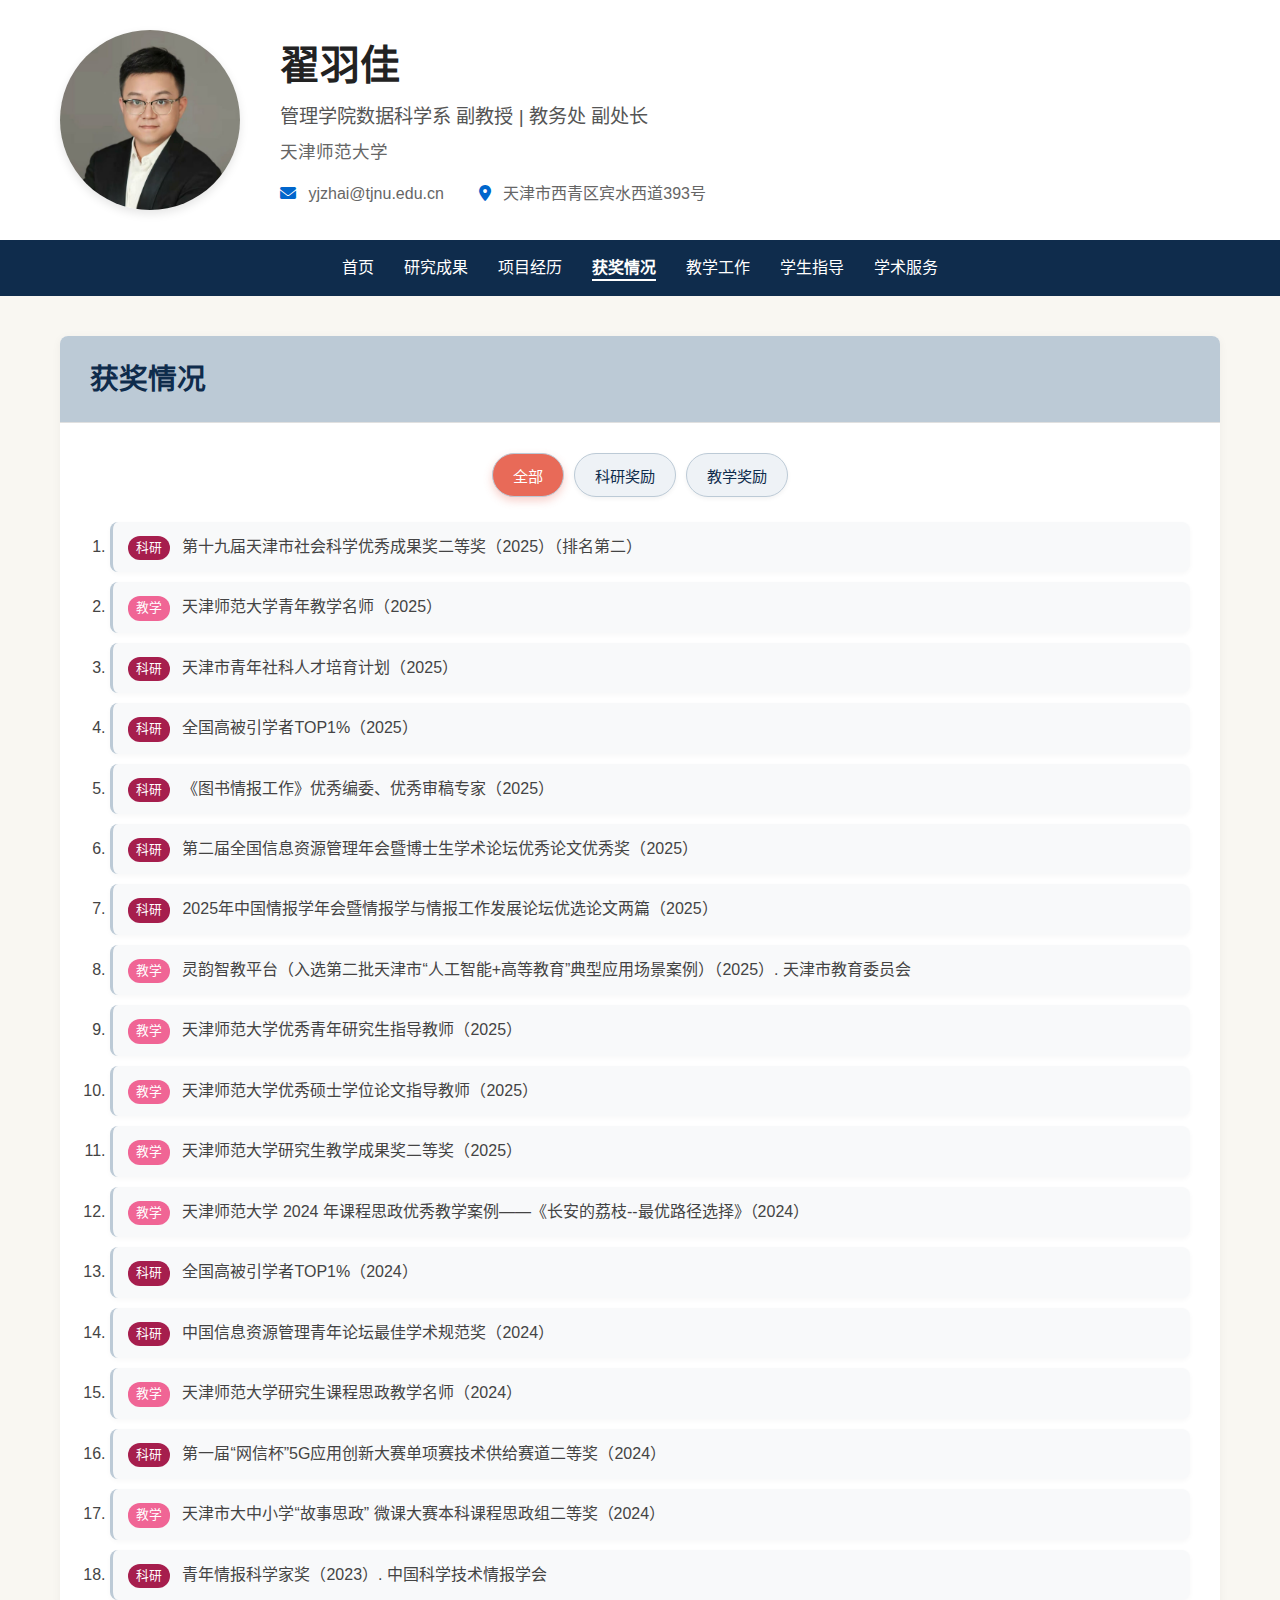
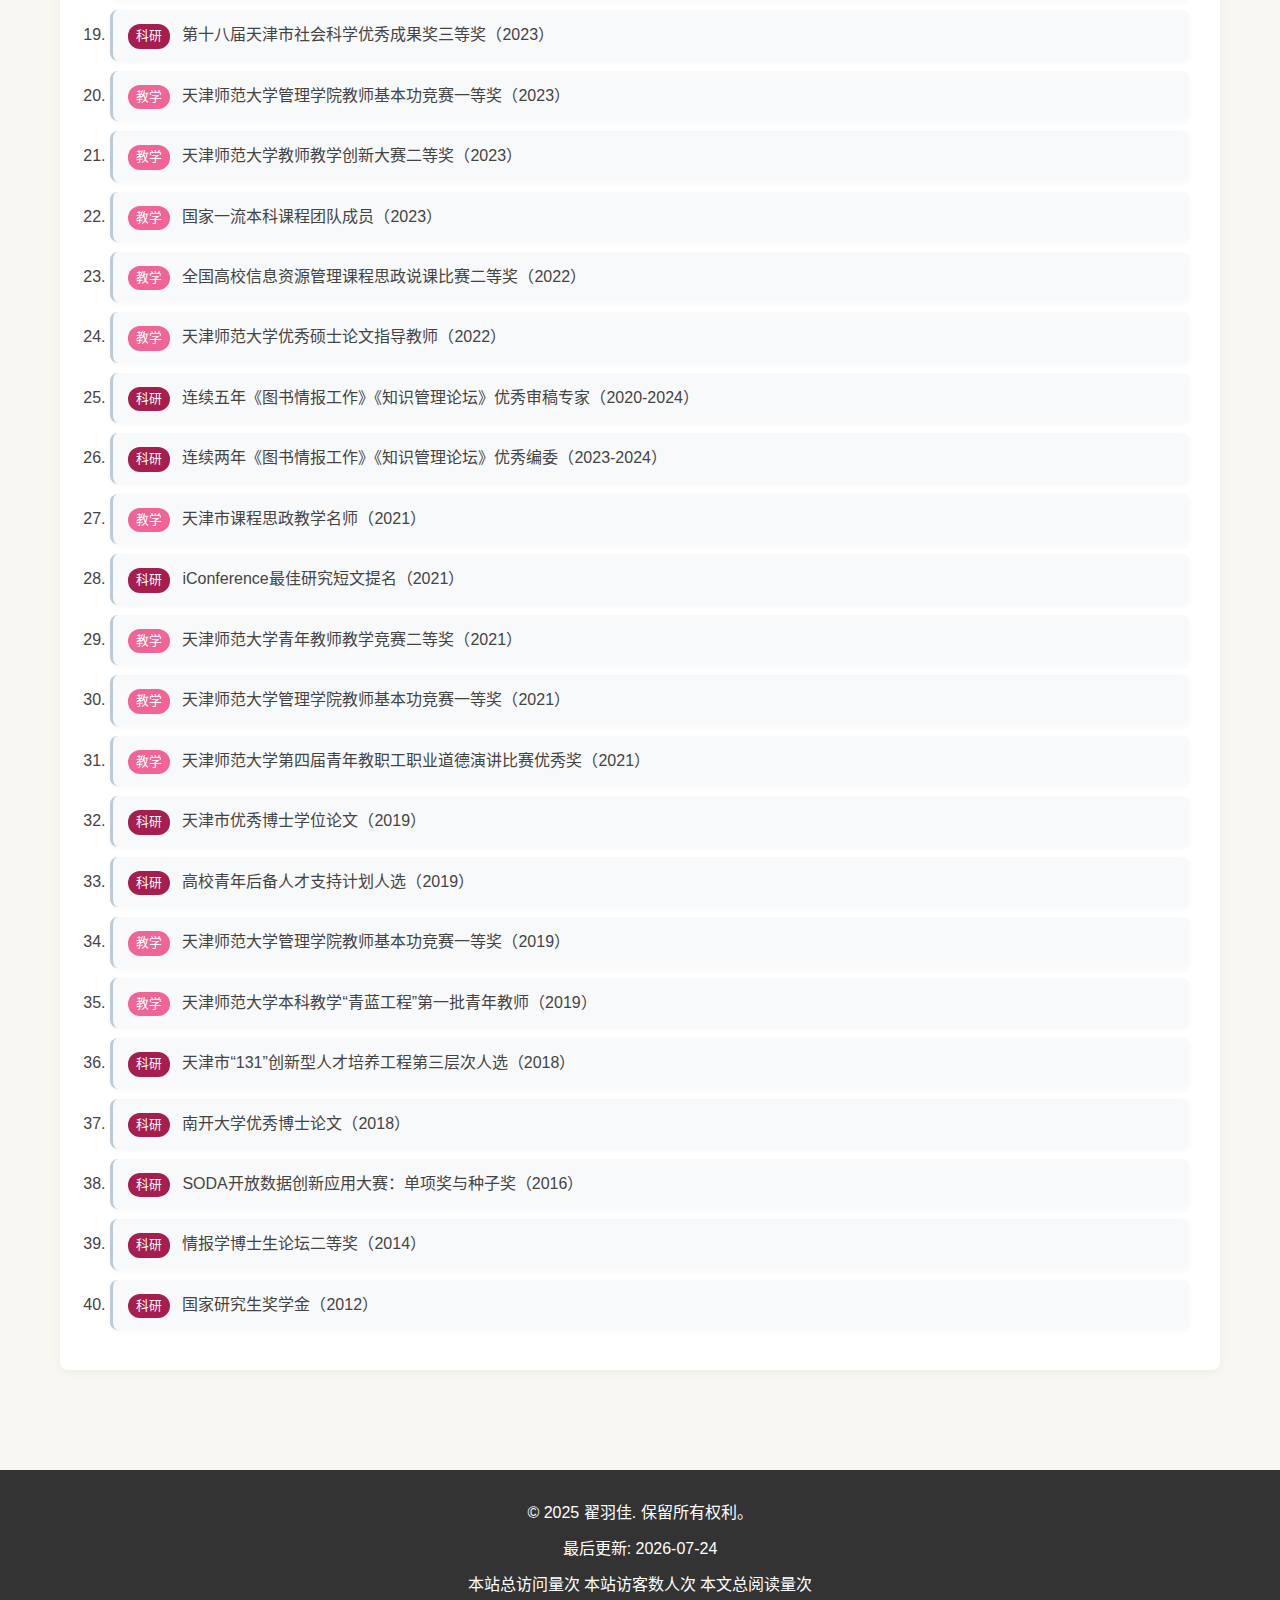
<file: awards.html>
<!DOCTYPE html>
<html lang="zh-CN">
<head>
    <meta charset="UTF-8">
    <meta name="viewport" content="width=device-width, initial-scale=1.0">
    <title>获奖情况 - 翟羽佳</title>
    <link rel="stylesheet" href="./css/style.css">
    <link rel="stylesheet" href="https://cdnjs.cloudflare.com/ajax/libs/font-awesome/6.0.0-beta3/css/all.min.css">
</head>
<body>
    <header>
        <div class="container">
            <div class="profile">
                <div class="profile-image">
                    <img src="images/output.png" alt="翟羽佳照片">
                </div>
                <div class="profile-content">
                    <h1>翟羽佳</h1>
                    <p class="title">管理学院数据科学系 副教授 | 教务处 副处长</p>
                    <p class="institution">天津师范大学</p>
                    <div class="contact-info">
                        <p><i class="fas fa-envelope"></i> yjzhai@tjnu.edu.cn</p>
                        <p><i class="fas fa-map-marker-alt"></i> 天津市西青区宾水西道393号</p>
                    </div>
                </div>
            </div>
        </div>
    </header>

    <nav>
        <div class="container">
            <ul>
                <li><a href="index.html">首页</a></li>
                <li><a href="research.html">研究成果</a></li>
                <li><a href="projects.html">项目经历</a></li>
                <li><a href="awards.html" class="active">获奖情况</a></li>
                <li><a href="teaching.html">教学工作</a></li>
                <li><a href="students.html">学生指导</a></li>
                <li><a href="service.html">学术服务</a></li>
            </ul>
        </div>
    </nav>

    <main>
        <div class="container">
            <section id="awards" class="section">
                <h2>获奖情况</h2>
                <div class="content">
                    <div class="publication-filters">
                        <button class="filter active" data-filter="all">全部</button>
                        <button class="filter" data-filter="research_award">科研奖励</button>
                        <button class="filter" data-filter="teaching_award">教学奖励</button>
                    </div>

                    <ol class="research-list">
                        <li data-category="research_award"><span class="cat-badge research_award">科研</span> 第十九届天津市社会科学优秀成果奖二等奖（2025）（排名第二）</li>
                        <li data-category="teaching_award"><span class="cat-badge teaching_award">教学</span> 天津师范大学青年教学名师（2025）</li>
                        <li data-category="research_award"><span class="cat-badge research_award">科研</span> 天津市青年社科人才培育计划（2025）</li>
                        <li data-category="research_award"><span class="cat-badge research_award">科研</span> 全国高被引学者TOP1%（2025）</li>
                        <li data-category="research_award"><span class="cat-badge research_award">科研</span> 《图书情报工作》优秀编委、优秀审稿专家（2025）</li>
                        <li data-category="research_award"><span class="cat-badge research_award">科研</span> 第二届全国信息资源管理年会暨博士生学术论坛优秀论文优秀奖（2025）</li>
                        <li data-category="research_award"><span class="cat-badge research_award">科研</span> 2025年中国情报学年会暨情报学与情报工作发展论坛优选论文两篇（2025）</li>
                        <li data-category="teaching_award"><span class="cat-badge teaching_award">教学</span> 灵韵智教平台（入选第⼆批天津市“⼈⼯智能+⾼等教育”典型应⽤场景案例）（2025）. 天津市教育委员会</li>
                        <li data-category="teaching_award"><span class="cat-badge teaching_award">教学</span> 天津师范大学优秀青年研究生指导教师（2025）</li>
                        <li data-category="teaching_award"><span class="cat-badge teaching_award">教学</span> 天津师范大学优秀硕士学位论文指导教师（2025）</li>
                        <li data-category="teaching_award"><span class="cat-badge teaching_award">教学</span> 天津师范大学研究生教学成果奖二等奖（2025）</li>
                        <li data-category="teaching_award"><span class="cat-badge teaching_award">教学</span> 天津师范大学 2024 年课程思政优秀教学案例——《长安的荔枝--最优路径选择》（2024）</li>
                        <li data-category="research_award"><span class="cat-badge research_award">科研</span> 全国高被引学者TOP1%（2024）</li>
                        <li data-category="research_award"><span class="cat-badge research_award">科研</span> 中国信息资源管理青年论坛最佳学术规范奖（2024）</li>
                        <li data-category="teaching_award"><span class="cat-badge teaching_award">教学</span> 天津师范大学研究生课程思政教学名师（2024）</li>
                        <li data-category="research_award"><span class="cat-badge research_award">科研</span> 第一届“网信杯”5G应用创新大赛单项赛技术供给赛道二等奖（2024）</li>
                        <li data-category="teaching_award"><span class="cat-badge teaching_award">教学</span> 天津市大中小学“故事思政” 微课大赛本科课程思政组二等奖（2024）</li>
                        <li data-category="research_award"><span class="cat-badge research_award">科研</span> 青年情报科学家奖（2023）. 中国科学技术情报学会</li>
                        <li data-category="research_award"><span class="cat-badge research_award">科研</span> 第十八届天津市社会科学优秀成果奖三等奖（2023）</li>
                        <li data-category="teaching_award"><span class="cat-badge teaching_award">教学</span> 天津师范大学管理学院教师基本功竞赛一等奖（2023）</li>
                        <li data-category="teaching_award"><span class="cat-badge teaching_award">教学</span> 天津师范大学教师教学创新大赛二等奖（2023） </li>
                        <li data-category="teaching_award"><span class="cat-badge teaching_award">教学</span> 国家一流本科课程团队成员（2023）</li>
                        <li data-category="teaching_award"><span class="cat-badge teaching_award">教学</span> 全国高校信息资源管理课程思政说课比赛二等奖（2022）</li>
                        <li data-category="teaching_award"><span class="cat-badge teaching_award">教学</span> 天津师范大学优秀硕士论文指导教师（2022）</li>
                        <li data-category="research_award"><span class="cat-badge research_award">科研</span> 连续五年《图书情报工作》《知识管理论坛》优秀审稿专家（2020-2024）</li>
                        <li data-category="research_award"><span class="cat-badge research_award">科研</span> 连续两年《图书情报工作》《知识管理论坛》优秀编委（2023-2024）</li>
                        <li data-category="teaching_award"><span class="cat-badge teaching_award">教学</span> 天津市课程思政教学名师（2021）</li>
                        <li data-category="research_award"><span class="cat-badge research_award">科研</span> iConference最佳研究短文提名（2021）</li>
                        <li data-category="teaching_award"><span class="cat-badge teaching_award">教学</span> 天津师范大学青年教师教学竞赛二等奖（2021）</li>
                        <li data-category="teaching_award"><span class="cat-badge teaching_award">教学</span> 天津师范大学管理学院教师基本功竞赛一等奖（2021）</li>
                        <li data-category="teaching_award"><span class="cat-badge teaching_award">教学</span> 天津师范大学第四届青年教职工职业道德演讲比赛优秀奖（2021）</li>
                        <li data-category="research_award"><span class="cat-badge research_award">科研</span> 天津市优秀博士学位论文（2019）</li>
                        <li data-category="research_award"><span class="cat-badge research_award">科研</span> 高校青年后备人才支持计划人选（2019）</li>
                        <li data-category="teaching_award"><span class="cat-badge teaching_award">教学</span> 天津师范大学管理学院教师基本功竞赛一等奖（2019）</li>
                        <li data-category="teaching_award"><span class="cat-badge teaching_award">教学</span> 天津师范大学本科教学“青蓝工程”第一批青年教师（2019）</li>
                        <li data-category="research_award"><span class="cat-badge research_award">科研</span> 天津市“131”创新型人才培养工程第三层次人选（2018）</li>
                        <li data-category="research_award"><span class="cat-badge research_award">科研</span> 南开大学优秀博士论文（2018）</li>
                        <li data-category="research_award"><span class="cat-badge research_award">科研</span> SODA开放数据创新应用大赛：单项奖与种子奖（2016）</li>
                        <li data-category="research_award"><span class="cat-badge research_award">科研</span> 情报学博士生论坛二等奖（2014）</li>
                        <li data-category="research_award"><span class="cat-badge research_award">科研</span> 国家研究生奖学金（2012）</li>
                    </ol>
                </div>
            </section>
        </div>
    </main>

    <footer>
        <div class="container">
            <p>&copy; 2025 翟羽佳. 保留所有权利。</p>
            <p>最后更新: <span id="last-updated"></span></p>
                本站总访问量<span id="busuanzi_value_site_pv"></span>次
                本站访客数<span id="busuanzi_value_site_uv"></span>人次
                本文总阅读量<span id="busuanzi_value_page_pv"></span>次
        </div>
    </footer>

    <script src="./js/script.js"></script>
    <script>
        // 显示更多获奖功能
        function toggleMoreAwards() {
            const moreAwards = document.getElementById('more-awards');
            const button = document.querySelector('.show-more-btn');
            
            if (moreAwards.classList.contains('show')) {
                moreAwards.classList.remove('show');
                button.innerHTML = '<i class="fas fa-chevron-down"></i>显示更多获奖';
                button.classList.remove('expanded');
            } else {
                moreAwards.classList.add('show');
                button.innerHTML = '<i class="fas fa-chevron-up"></i>收起获奖';
                button.classList.add('expanded');
            }
        }

        // 页面加载完成后的初始化
        document.addEventListener('DOMContentLoaded', function() {
            // 确保更多获奖部分默认隐藏
            const moreAwards = document.getElementById('more-awards');
            if (moreAwards) {
                moreAwards.classList.remove('show');
            }
            
            // 添加统计卡片的动画效果
            const statCards = document.querySelectorAll('.stat-card');
            statCards.forEach((card, index) => {
                setTimeout(() => {
                    card.style.opacity = '0';
                    card.style.transform = 'translateY(20px)';
                    card.style.transition = 'all 0.6s ease';
                    
                    setTimeout(() => {
                        card.style.opacity = '1';
                        card.style.transform = 'translateY(0)';
                    }, 100);
                }, index * 150);
            });
            
            // 添加重点获奖卡片的动画效果
            const highlightCards = document.querySelectorAll('.highlight-card');
            highlightCards.forEach((card, index) => {
                setTimeout(() => {
                    card.style.opacity = '0';
                    card.style.transform = 'translateY(20px)';
                    card.style.transition = 'all 0.6s ease';
                    
                    setTimeout(() => {
                        card.style.opacity = '1';
                        card.style.transform = 'translateY(0)';
                    }, 100);
                }, (index + 4) * 150);
            });
        });
    </script>

    <script>
        // 更新时间
        document.getElementById('last-updated').textContent = new Date().toISOString().split('T')[0];
    </script>
    <!-- busuanzi 访问统计，建议放在所有 js 代码后 -->
    <script src="https://busuanzi.ibruce.info/busuanzi/2.3/busuanzi.pure.mini.js"></script>
</body>
</html>
</file>
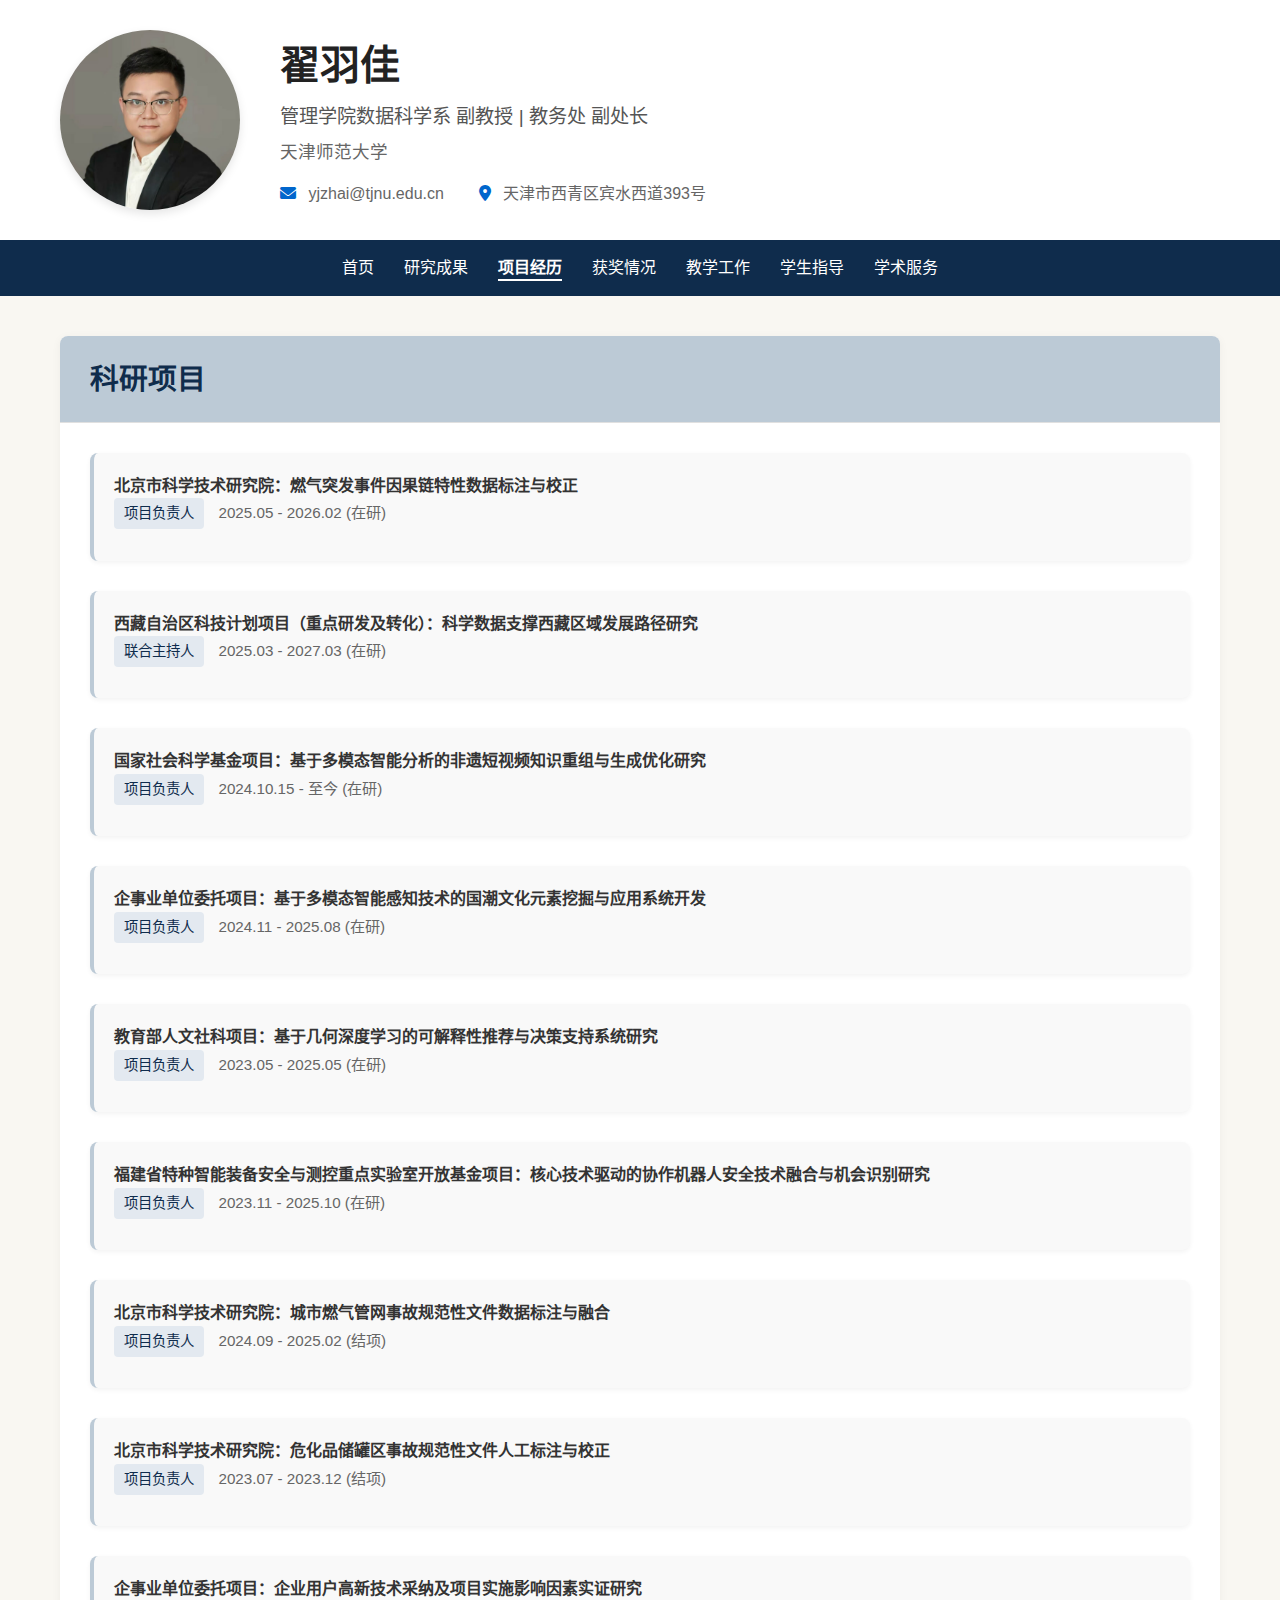
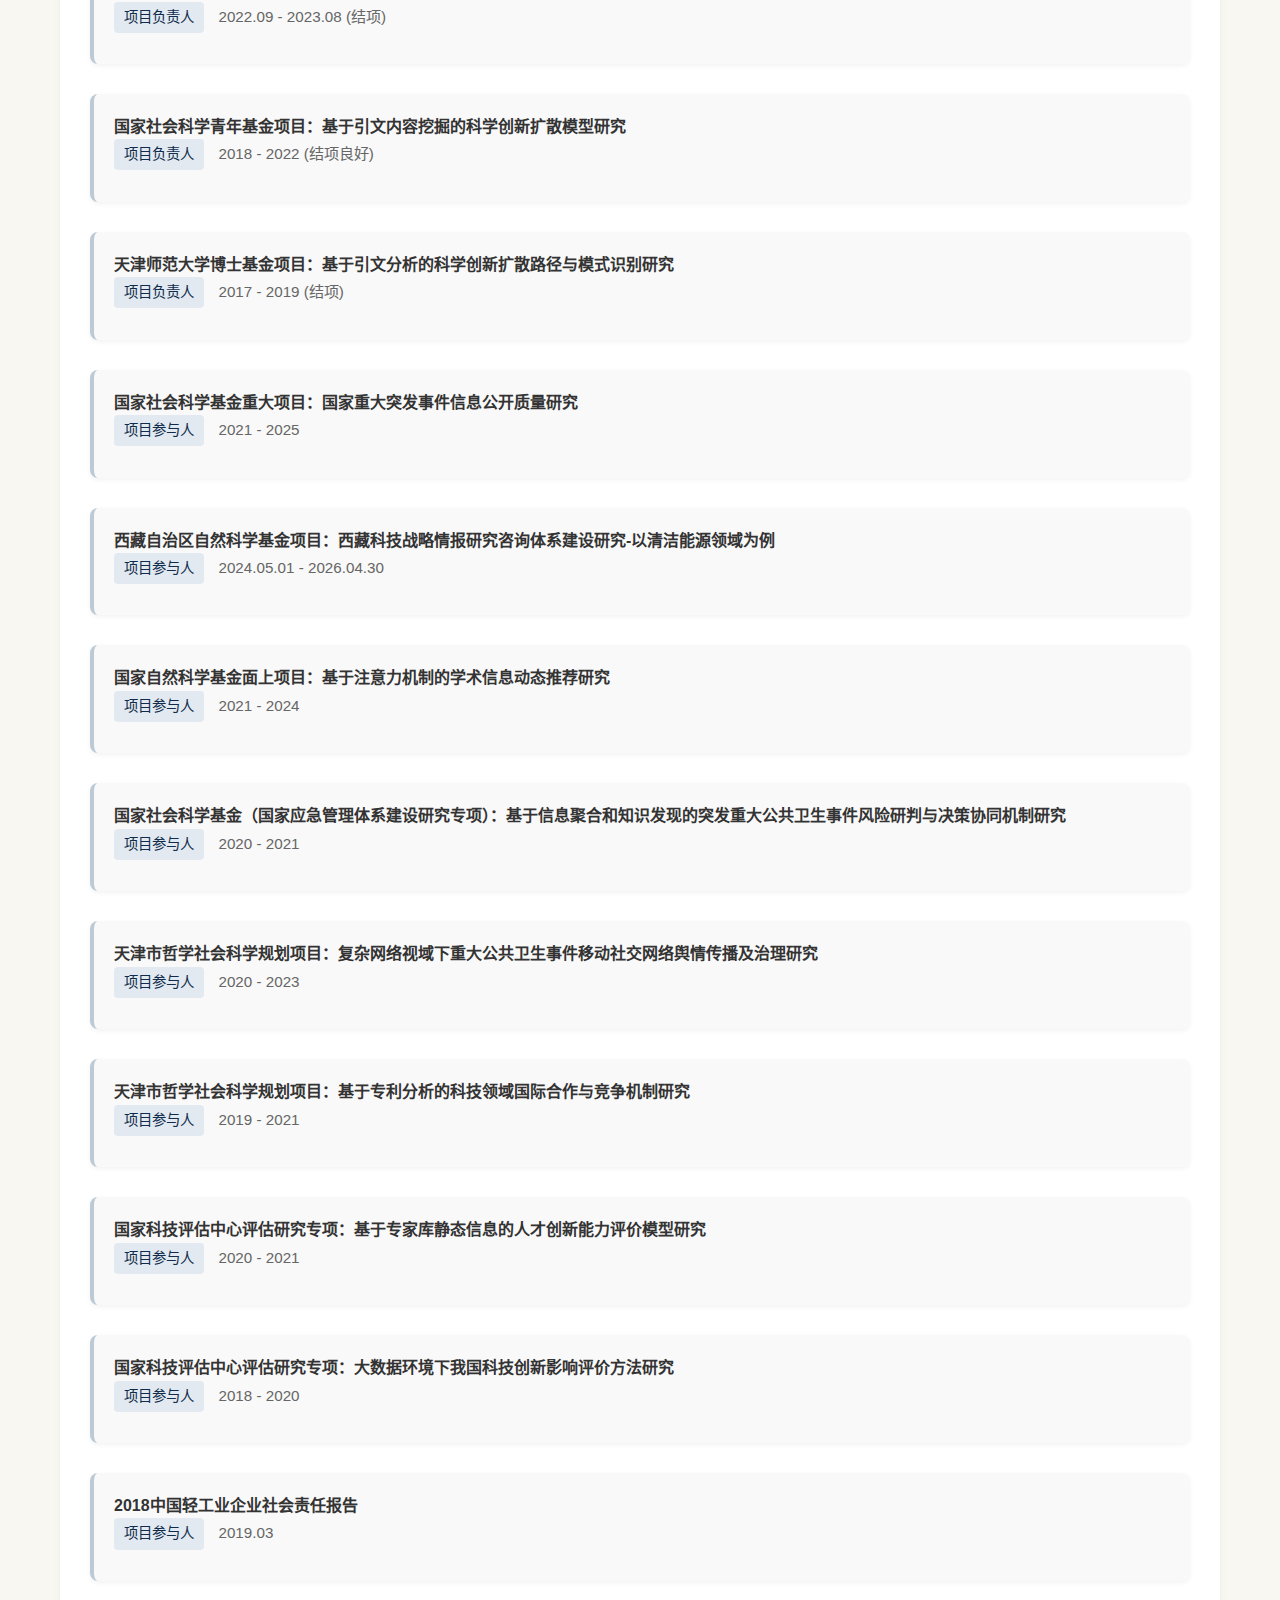
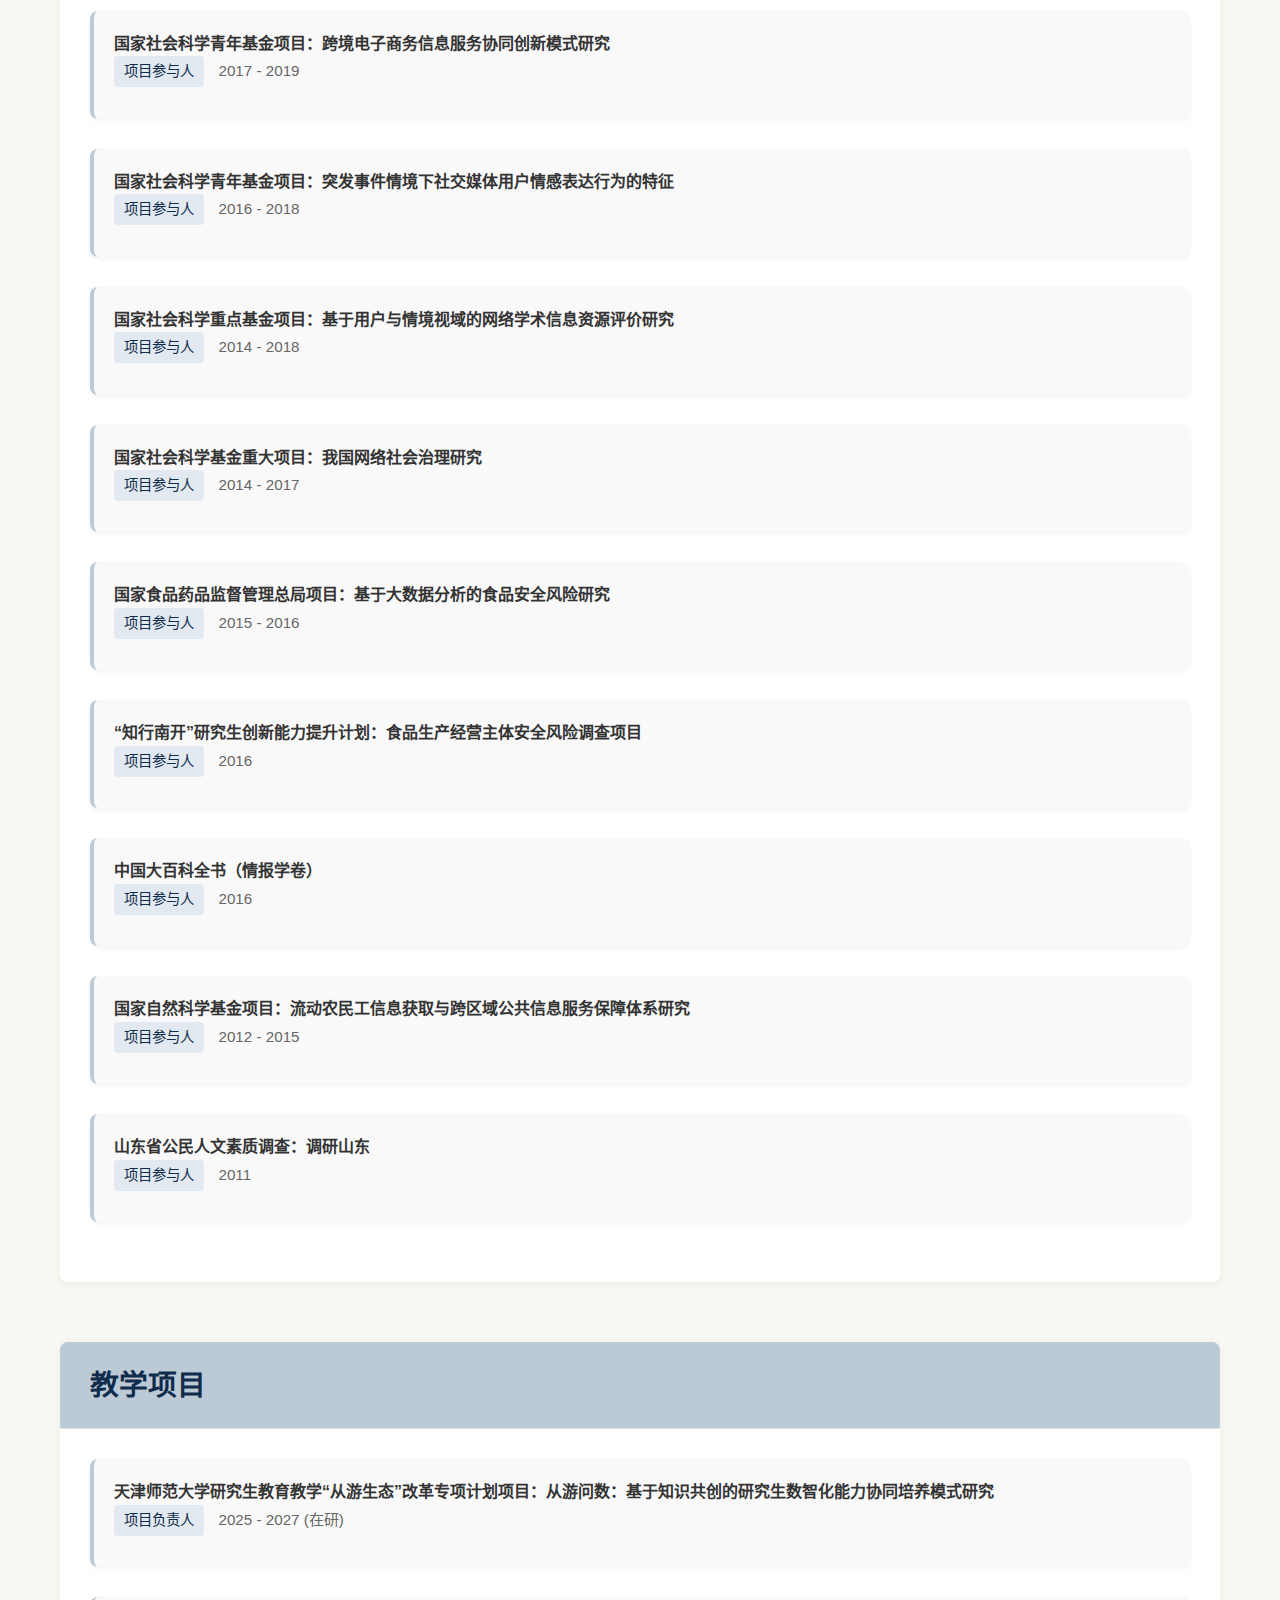
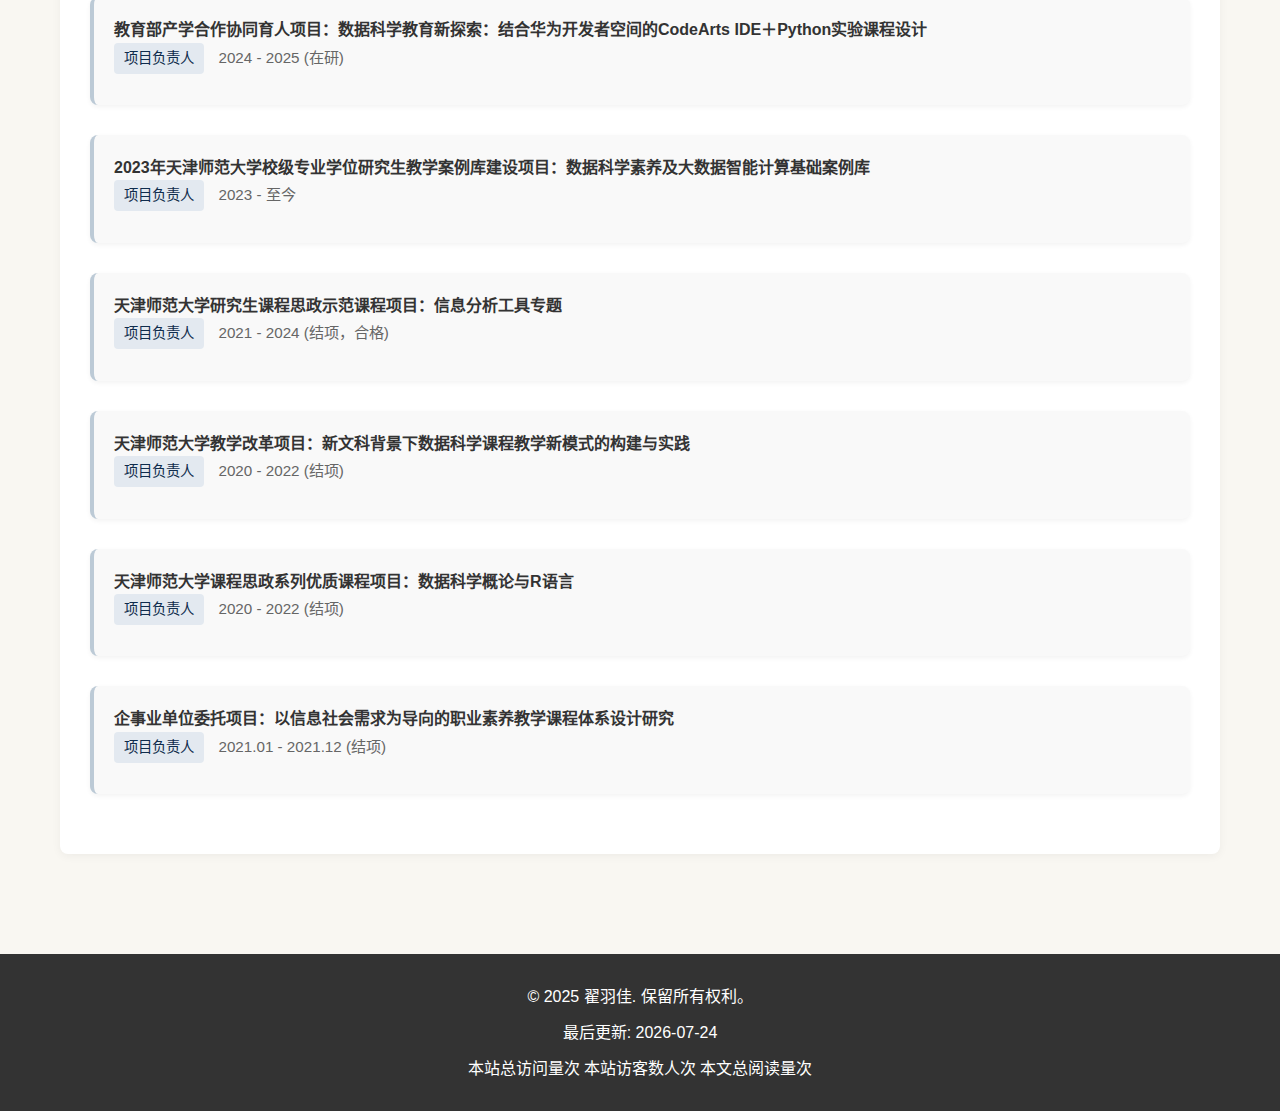
<file: projects.html>
<!DOCTYPE html>
<html lang="zh-CN">
<head>
    <meta charset="UTF-8">
    <meta name="viewport" content="width=device-width, initial-scale=1.0">
    <title>项目经历 - 翟羽佳</title>
    <link rel="stylesheet" href="./css/style.css">
    <link rel="stylesheet" href="https://cdnjs.cloudflare.com/ajax/libs/font-awesome/6.0.0-beta3/css/all.min.css">
</head>
<body>
    <header>
        <div class="container">
            <div class="profile">
                <div class="profile-image">
                    <img src="images/output.png" alt="翟羽佳照片">
                </div>
                <div class="profile-content">
                    <h1>翟羽佳</h1>
                    <p class="title">管理学院数据科学系 副教授 | 教务处 副处长</p>
                    <p class="institution">天津师范大学</p>
                    <div class="contact-info">
                        <p><i class="fas fa-envelope"></i> yjzhai@tjnu.edu.cn</p>
                        <p><i class="fas fa-map-marker-alt"></i> 天津市西青区宾水西道393号</p>
                    </div>
                </div>
            </div>
        </div>
    </header>

    <nav>
        <div class="container">
            <ul>
                <li><a href="index.html">首页</a></li>
                <li><a href="research.html">研究成果</a></li>
                <li><a href="projects.html" class="active">项目经历</a></li>
                <li><a href="awards.html">获奖情况</a></li>
                <li><a href="teaching.html">教学工作</a></li>
                <li><a href="students.html">学生指导</a></li>
                <li><a href="service.html">学术服务</a></li>
            </ul>
        </div>
    </nav>

    <main>
        <div class="container">
            <section id="projects" class="section">
                <h2>科研项目</h2>
                <div class="content">
                    <div class="project-category">
                        <div class="project">
                            <h4>北京市科学技术研究院：燃气突发事件因果链特性数据标注与校正</h4>
                            <p class="project-role">项目负责人</p>
                            <p class="project-time">2025.05 - 2026.02 (在研)</p>
                        </div>
                        <div class="project">
                            <h4>西藏自治区科技计划项目（重点研发及转化）：科学数据支撑西藏区域发展路径研究</h4>
                            <p class="project-role">联合主持人</p>
                            <p class="project-time">2025.03 - 2027.03 (在研)</p>
                        </div>
                        <div class="project">
                            <h4>国家社会科学基金项目：基于多模态智能分析的非遗短视频知识重组与生成优化研究</h4>
                            <p class="project-role">项目负责人</p>
                            <p class="project-time">2024.10.15 - 至今 (在研)</p>
                        </div>
                        <div class="project">
                            <h4>企事业单位委托项目：基于多模态智能感知技术的国潮文化元素挖掘与应用系统开发</h4>
                            <p class="project-role">项目负责人</p>
                            <p class="project-time">2024.11 - 2025.08 (在研)</p>
                        </div>
                        <div class="project">
                            <h4>教育部人文社科项目：基于几何深度学习的可解释性推荐与决策支持系统研究</h4>
                            <p class="project-role">项目负责人</p>
                            <p class="project-time">2023.05 - 2025.05 (在研)</p>
                        </div>
                        <div class="project">
                            <h4>福建省特种智能装备安全与测控重点实验室开放基金项目：核心技术驱动的协作机器人安全技术融合与机会识别研究</h4>
                            <p class="project-role">项目负责人</p>
                            <p class="project-time">2023.11 - 2025.10 (在研)</p>
                        </div>
                        <div class="project">
                            <h4>北京市科学技术研究院：城市燃气管网事故规范性文件数据标注与融合</h4>
                            <p class="project-role">项目负责人</p>
                            <p class="project-time">2024.09 - 2025.02 (结项)</p>
                        </div>
                        <div class="project">
                            <h4>北京市科学技术研究院：危化品储罐区事故规范性文件人工标注与校正</h4>
                            <p class="project-role">项目负责人</p>
                            <p class="project-time">2023.07 - 2023.12 (结项)</p>
                        </div>
                        <div class="project">
                            <h4>企事业单位委托项目：企业用户高新技术采纳及项目实施影响因素实证研究</h4>
                            <p class="project-role">项目负责人</p>
                            <p class="project-time">2022.09 - 2023.08 (结项)</p>
                        </div>
                        <div class="project">
                            <h4>国家社会科学青年基金项目：基于引文内容挖掘的科学创新扩散模型研究</h4>
                            <p class="project-role">项目负责人</p>
                            <p class="project-time">2018 - 2022 (结项良好)</p>
                        </div>
                        <div class="project">
                            <h4>天津师范大学博士基金项目：基于引文分析的科学创新扩散路径与模式识别研究</h4>
                            <p class="project-role">项目负责人</p>
                            <p class="project-time">2017 - 2019 (结项)</p>
                        </div>

                        <div class="project">
                            <h4>国家社会科学基金重大项目：国家重大突发事件信息公开质量研究</h4>
                            <p class="project-role">项目参与人</p>
                            <p class="project-time">2021 - 2025</p>
                        </div>
                        <div class="project">
                            <h4>西藏自治区自然科学基金项目：西藏科技战略情报研究咨询体系建设研究-以清洁能源领域为例</h4>
                            <p class="project-role">项目参与人</p>
                            <p class="project-time">2024.05.01 - 2026.04.30</p>
                        </div>
                        <div class="project">
                            <h4>国家自然科学基金面上项目：基于注意力机制的学术信息动态推荐研究</h4>
                            <p class="project-role">项目参与人</p>
                            <p class="project-time">2021 - 2024</p>
                        </div>
                         <div class="project">
                            <h4>国家社会科学基金（国家应急管理体系建设研究专项）：基于信息聚合和知识发现的突发重大公共卫生事件风险研判与决策协同机制研究</h4>
                            <p class="project-role">项目参与人</p>
                            <p class="project-time">2020 - 2021</p>
                        </div>
                        <div class="project">
                            <h4>天津市哲学社会科学规划项目：复杂网络视域下重大公共卫生事件移动社交网络舆情传播及治理研究</h4>
                            <p class="project-role">项目参与人</p>
                            <p class="project-time">2020 - 2023</p>
                        </div>
                        <div class="project">
                            <h4>天津市哲学社会科学规划项目：基于专利分析的科技领域国际合作与竞争机制研究</h4>
                            <p class="project-role">项目参与人</p>
                            <p class="project-time">2019 - 2021</p>
                        </div>
                        <div class="project">
                            <h4>国家科技评估中心评估研究专项：基于专家库静态信息的人才创新能力评价模型研究</h4>
                            <p class="project-role">项目参与人</p>
                            <p class="project-time">2020 - 2021</p>
                        </div>
                        <div class="project">
                            <h4>国家科技评估中心评估研究专项：大数据环境下我国科技创新影响评价方法研究</h4>
                            <p class="project-role">项目参与人</p>
                            <p class="project-time">2018 - 2020</p>
                        </div>
                        <div class="project">
                            <h4>2018中国轻工业企业社会责任报告</h4>
                            <p class="project-role">项目参与人</p>
                            <p class="project-time">2019.03</p>
                        </div>
                        <div class="project">
                            <h4>国家社会科学青年基金项目：跨境电子商务信息服务协同创新模式研究</h4>
                            <p class="project-role">项目参与人</p>
                            <p class="project-time">2017 - 2019</p>
                        </div>
                        <div class="project">
                            <h4>国家社会科学青年基金项目：突发事件情境下社交媒体用户情感表达行为的特征</h4>
                            <p class="project-role">项目参与人</p>
                            <p class="project-time">2016 - 2018</p>
                        </div>
                        <div class="project">
                            <h4>国家社会科学重点基金项目：基于用户与情境视域的网络学术信息资源评价研究</h4>
                            <p class="project-role">项目参与人</p>
                            <p class="project-time">2014 - 2018</p>
                        </div>
                         <div class="project">
                            <h4>国家社会科学基金重大项目：我国网络社会治理研究</h4>
                            <p class="project-role">项目参与人</p>
                            <p class="project-time">2014 - 2017</p>
                        </div>
                        <div class="project">
                            <h4>国家食品药品监督管理总局项目：基于大数据分析的食品安全风险研究</h4>
                            <p class="project-role">项目参与人</p>
                            <p class="project-time">2015 - 2016</p>
                        </div>
                        <div class="project">
                            <h4>“知行南开”研究生创新能力提升计划：食品生产经营主体安全风险调查项目</h4>
                            <p class="project-role">项目参与人</p>
                            <p class="project-time">2016</p>
                        </div>
                        <div class="project">
                            <h4>中国大百科全书（情报学卷）</h4>
                            <p class="project-role">项目参与人</p>
                            <p class="project-time">2016</p>
                        </div>
                        <div class="project">
                            <h4>国家自然科学基金项目：流动农民工信息获取与跨区域公共信息服务保障体系研究</h4>
                            <p class="project-role">项目参与人</p>
                            <p class="project-time">2012 - 2015</p>
                        </div>
                         <div class="project">
                            <h4>山东省公民人文素质调查：调研山东</h4>
                            <p class="project-role">项目参与人</p>
                            <p class="project-time">2011</p>
                        </div>
                </div>
            </section>
            <section id="projects" class="section">
                <h2>教学项目</h2>
                <div class="content">
                    <div class="project-category">    
                        <div class="project teaching">
                            <h4>天津师范大学研究生教育教学“从游生态”改革专项计划项目：从游问数：基于知识共创的研究生数智化能力协同培养模式研究</h4>
                            <p class="project-role">项目负责人</p>
                            <p class="project-time">2025 - 2027 (在研)</p>
                        </div>
                        <div class="project teaching">
                            <h4>教育部产学合作协同育人项目：数据科学教育新探索：结合华为开发者空间的CodeArts IDE＋Python实验课程设计</h4>
                            <p class="project-role">项目负责人</p>
                            <p class="project-time">2024 - 2025 (在研)</p>
                        </div>
                         <div class="project teaching">
                            <h4>2023年天津师范大学校级专业学位研究生教学案例库建设项目：数据科学素养及大数据智能计算基础案例库</h4>
                            <p class="project-role">项目负责人</p>
                            <p class="project-time">2023 - 至今</p>
                        </div>
                        <div class="project teaching">
                            <h4>天津师范大学研究生课程思政示范课程项目：信息分析工具专题</h4>
                            <p class="project-role">项目负责人</p>
                            <p class="project-time">2021 - 2024 (结项，合格)</p>
                        </div>
                         <div class="project teaching">
                            <h4>天津师范大学教学改革项目：新文科背景下数据科学课程教学新模式的构建与实践</h4>
                            <p class="project-role">项目负责人</p>
                            <p class="project-time">2020 - 2022 (结项)</p>
                        </div>
                         <div class="project teaching">
                            <h4>天津师范大学课程思政系列优质课程项目：数据科学概论与R语言</h4>
                            <p class="project-role">项目负责人</p>
                            <p class="project-time">2020 - 2022 (结项)</p>
                        </div>
                        <div class="project teaching">
                            <h4>企事业单位委托项目：以信息社会需求为导向的职业素养教学课程体系设计研究</h4>
                            <p class="project-role">项目负责人</p>
                            <p class="project-time">2021.01 - 2021.12 (结项)</p>
                        </div>
                    </div>
                </div>
            </section>
        </div>
    </main>

    <footer>
        <div class="container">
            <p>&copy; 2025 翟羽佳. 保留所有权利。</p>
            <p>最后更新: <span id="last-updated"></span></p>
                本站总访问量<span id="busuanzi_value_site_pv"></span>次
                本站访客数<span id="busuanzi_value_site_uv"></span>人次
                本文总阅读量<span id="busuanzi_value_page_pv"></span>次
        </div>
    </footer>

    <script src="./js/script.js"></script>
    <script>
        // 更新时间
        document.getElementById('last-updated').textContent = new Date().toISOString().split('T')[0];
    </script>
    <!-- busuanzi 访问统计，建议放在所有 js 代码后 -->
    <script src="https://busuanzi.ibruce.info/busuanzi/2.3/busuanzi.pure.mini.js"></script>
</body>
</html>
</file>
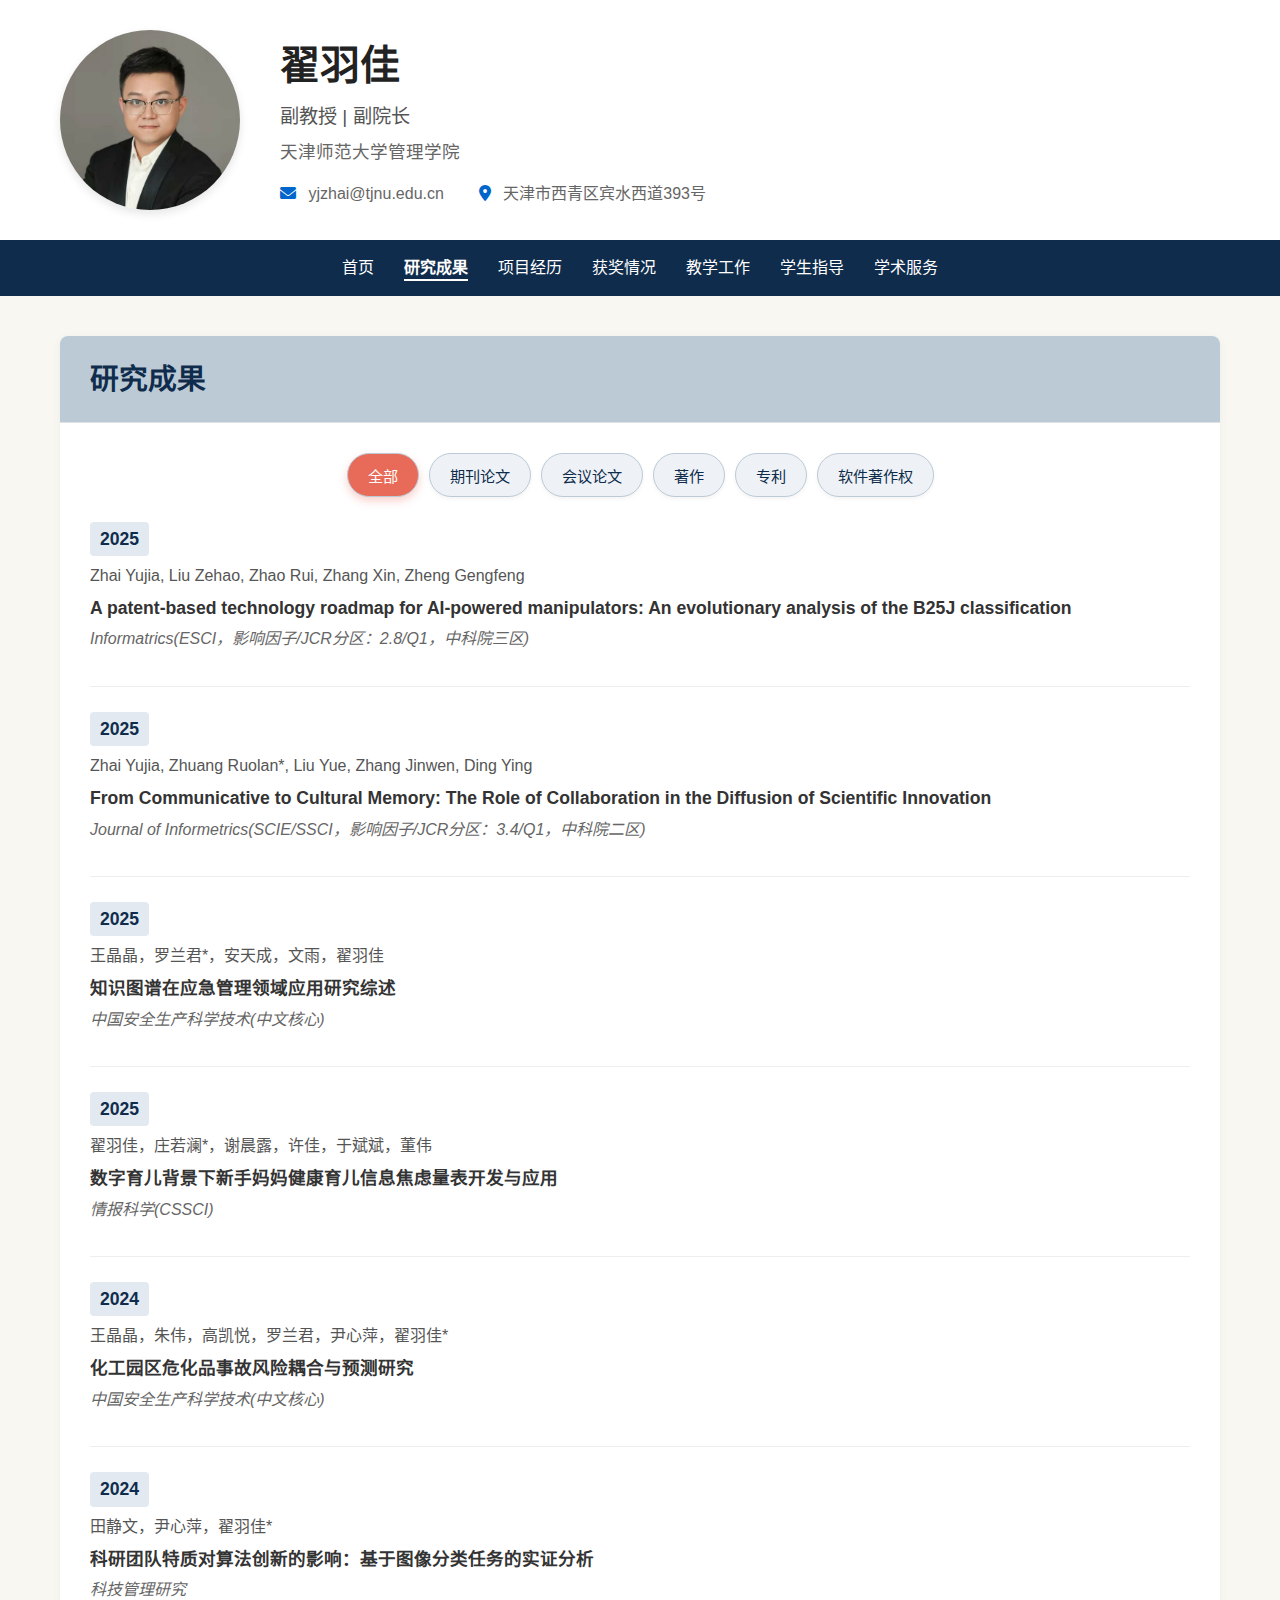
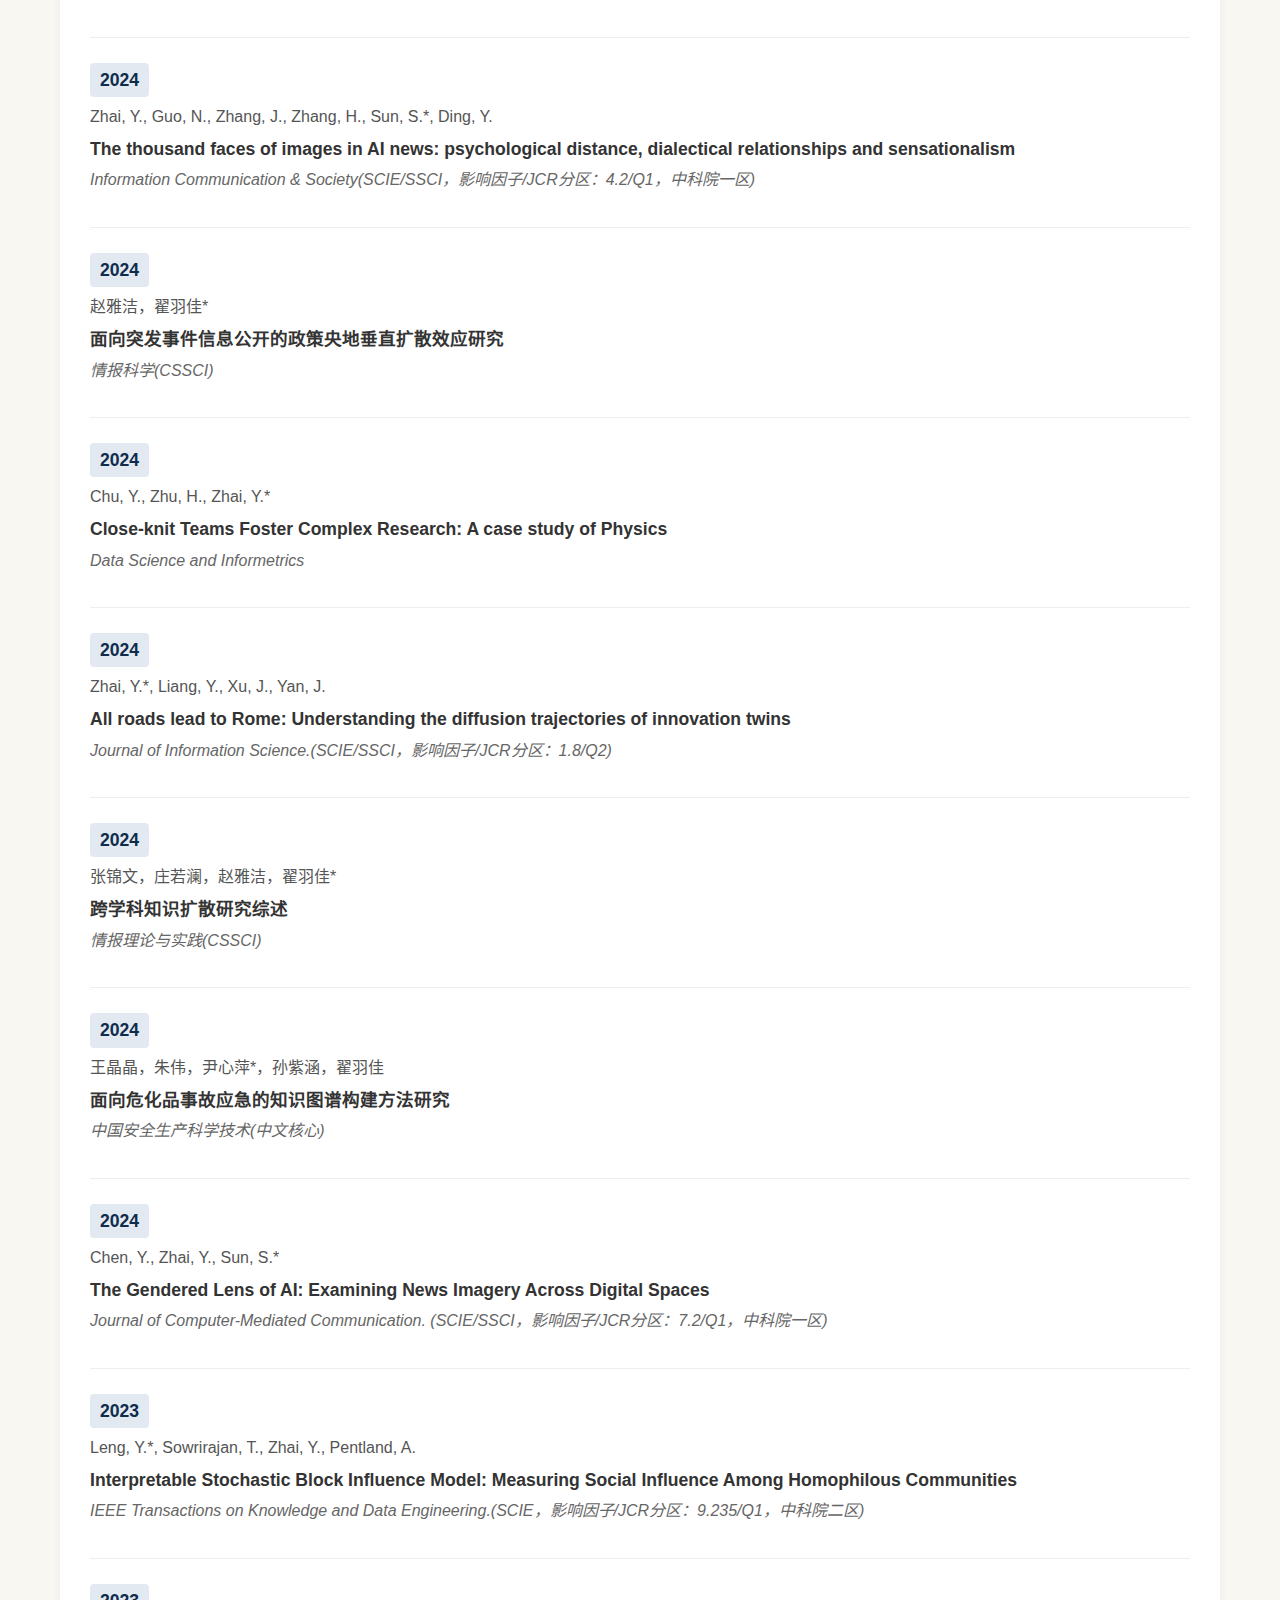
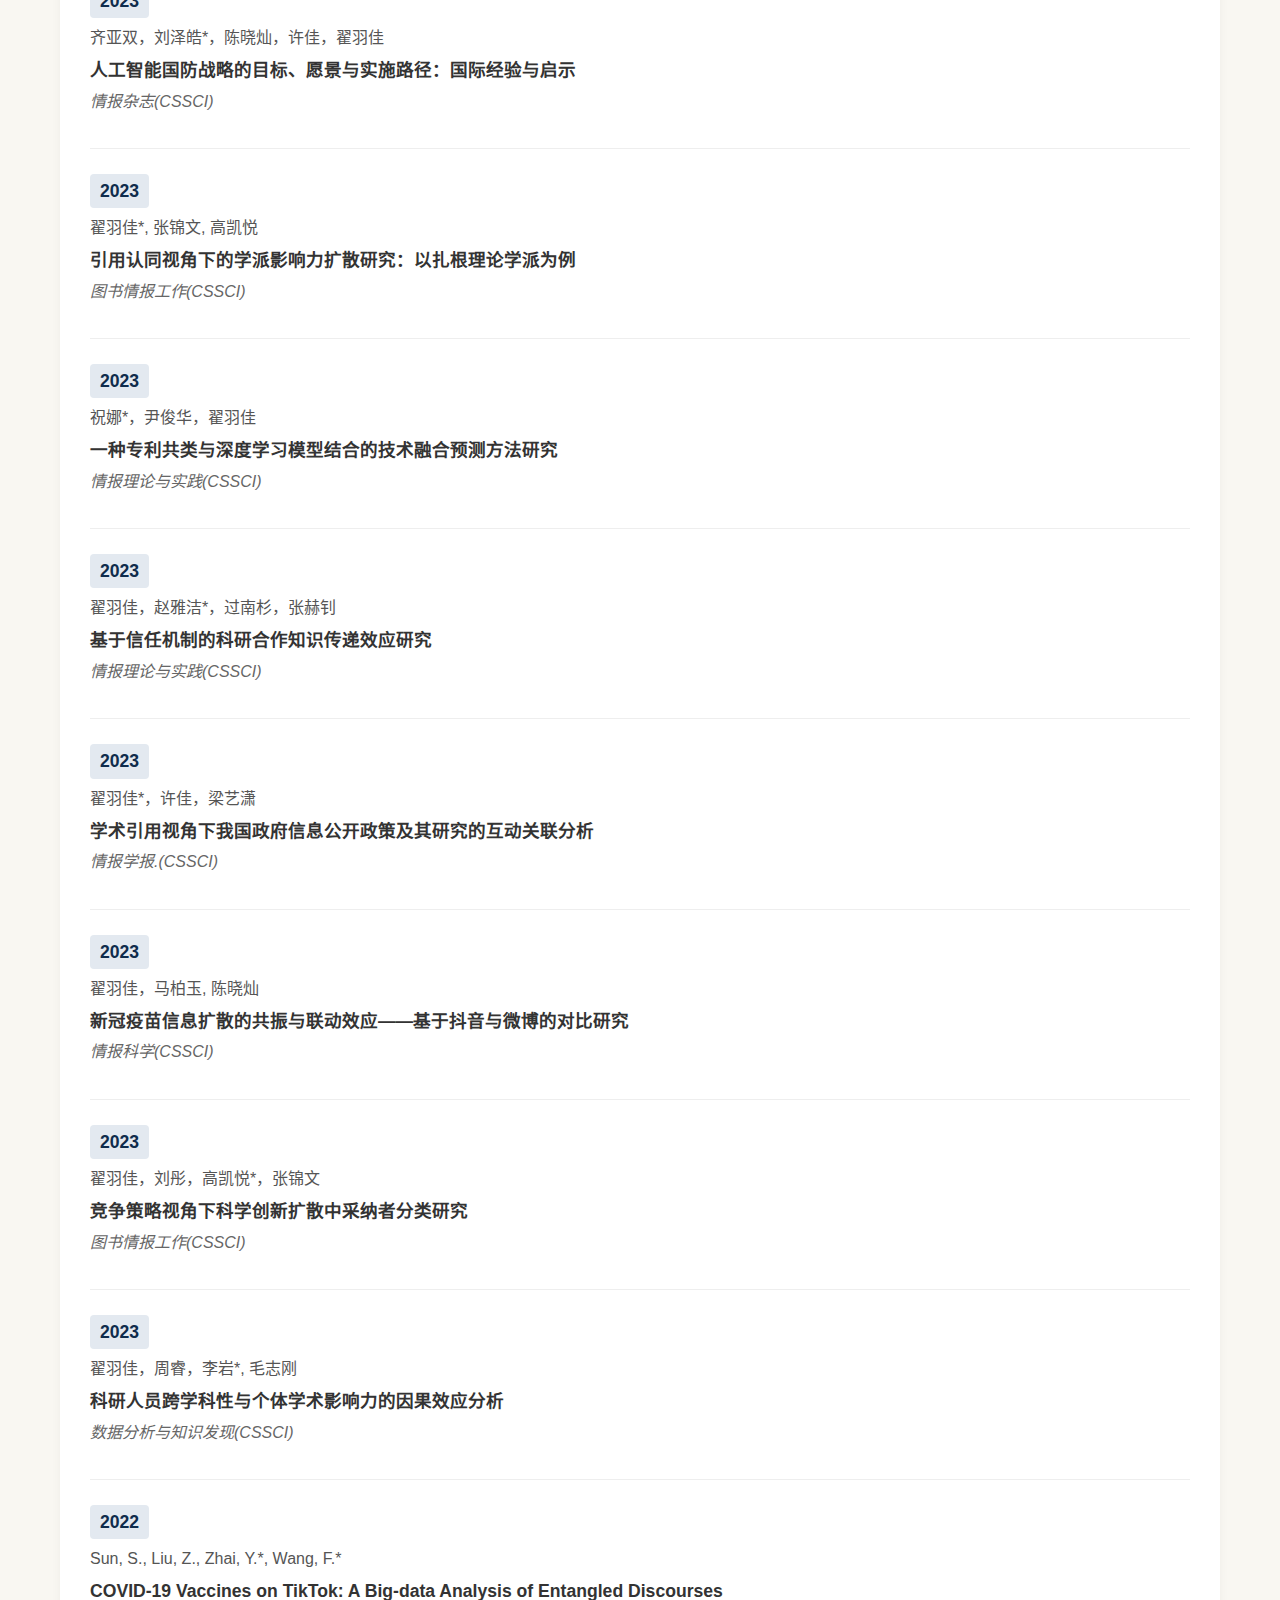
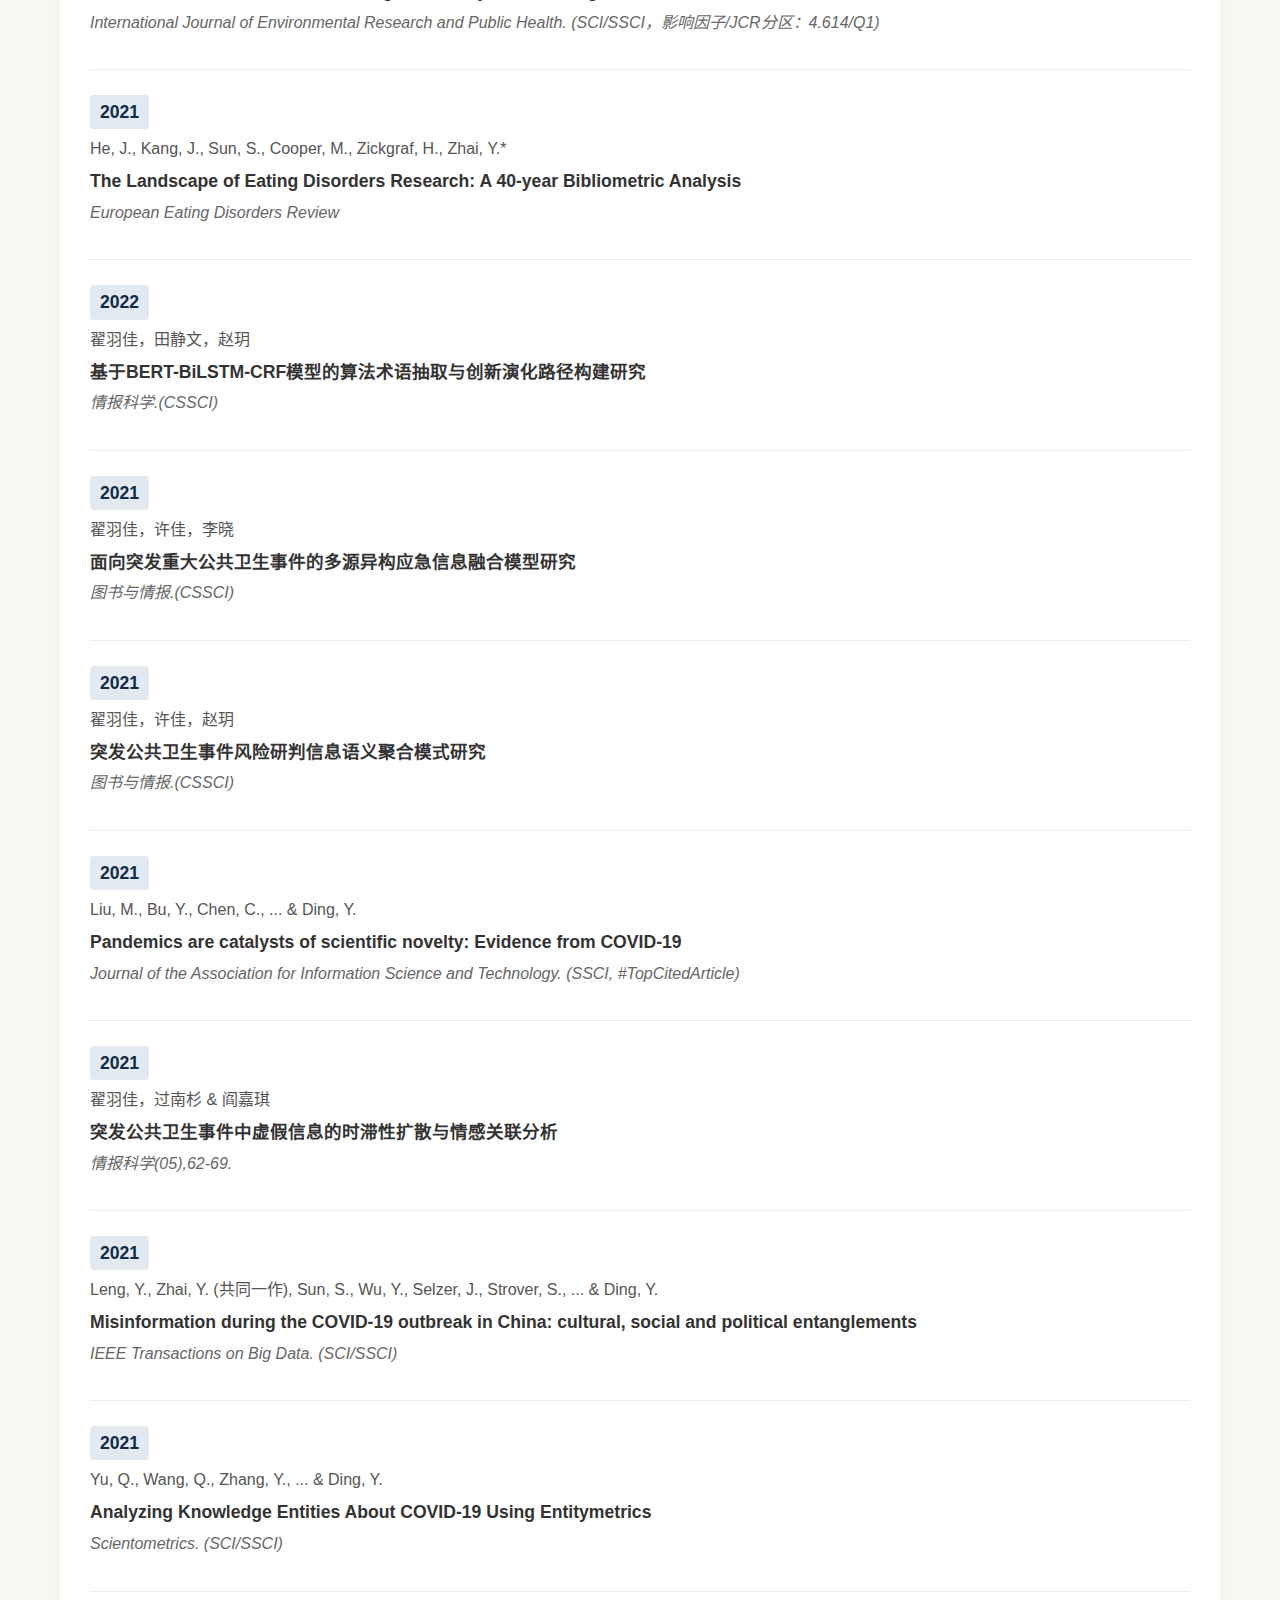
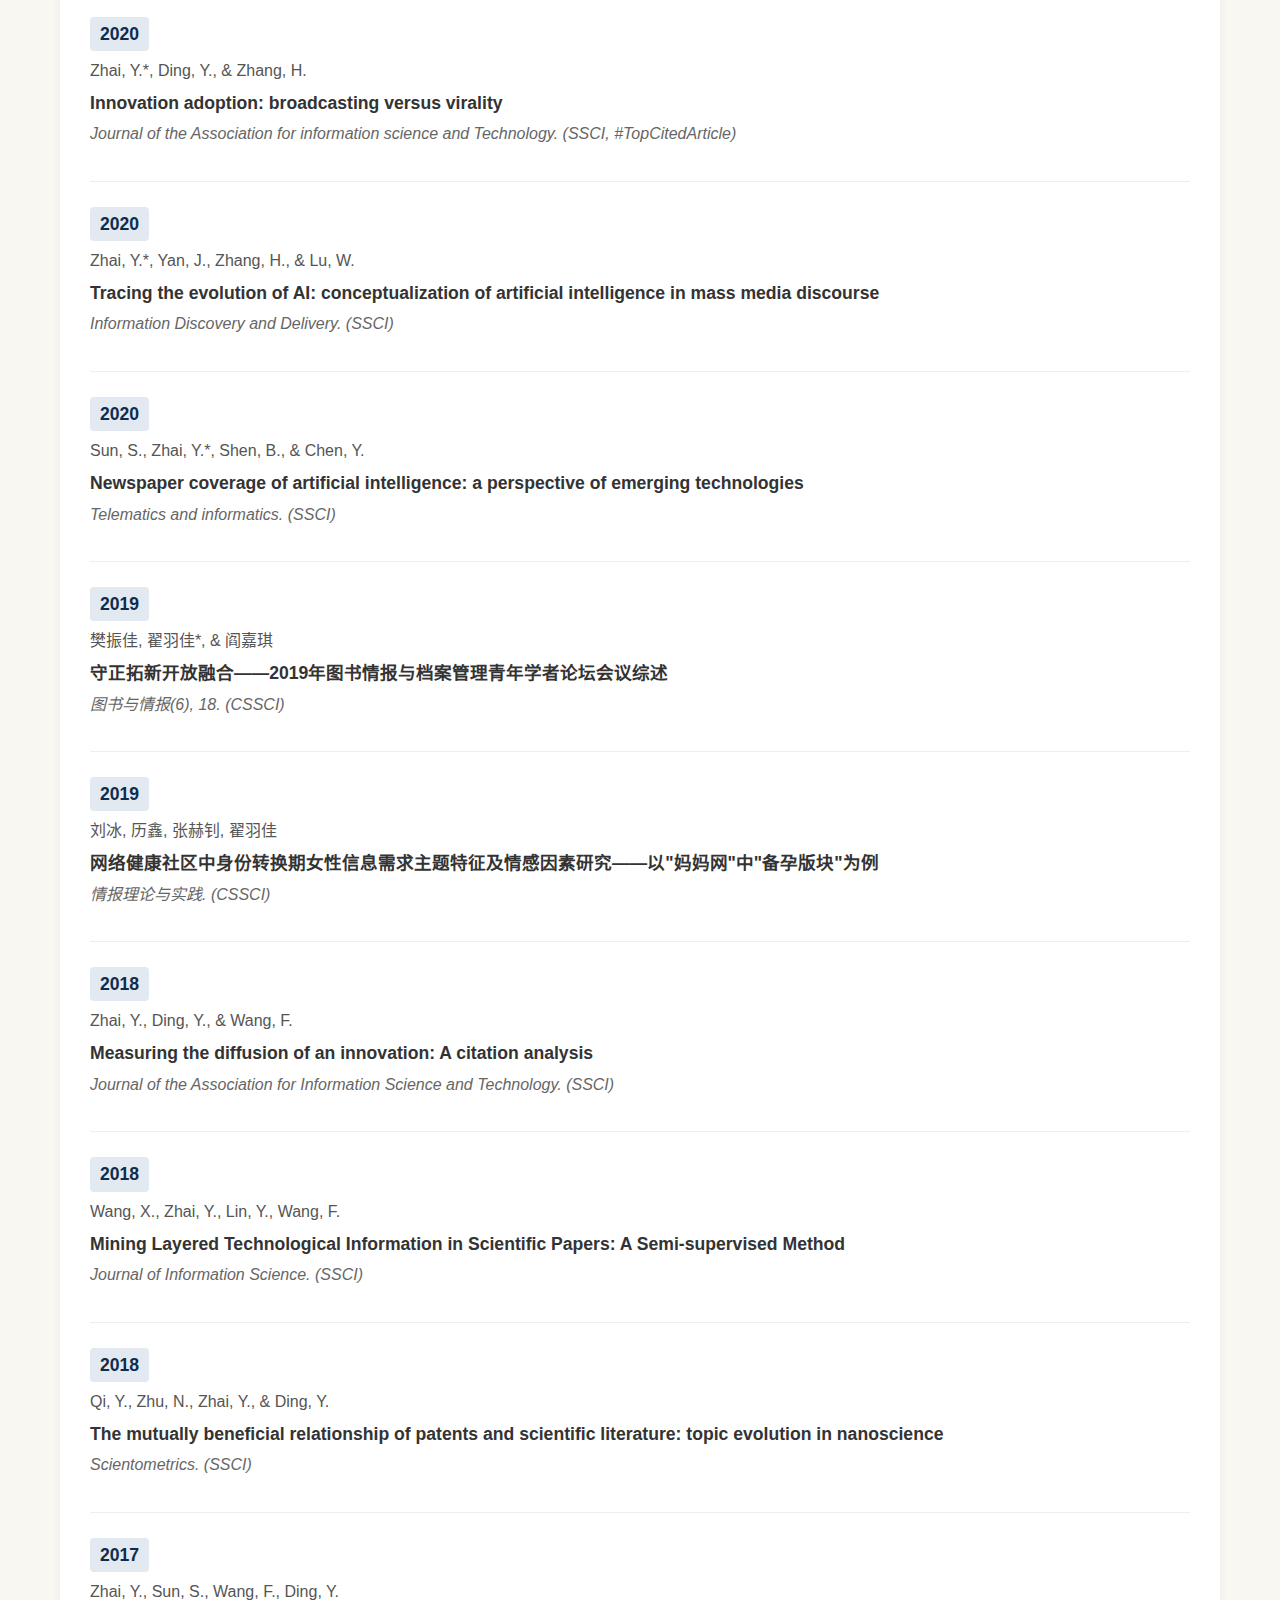
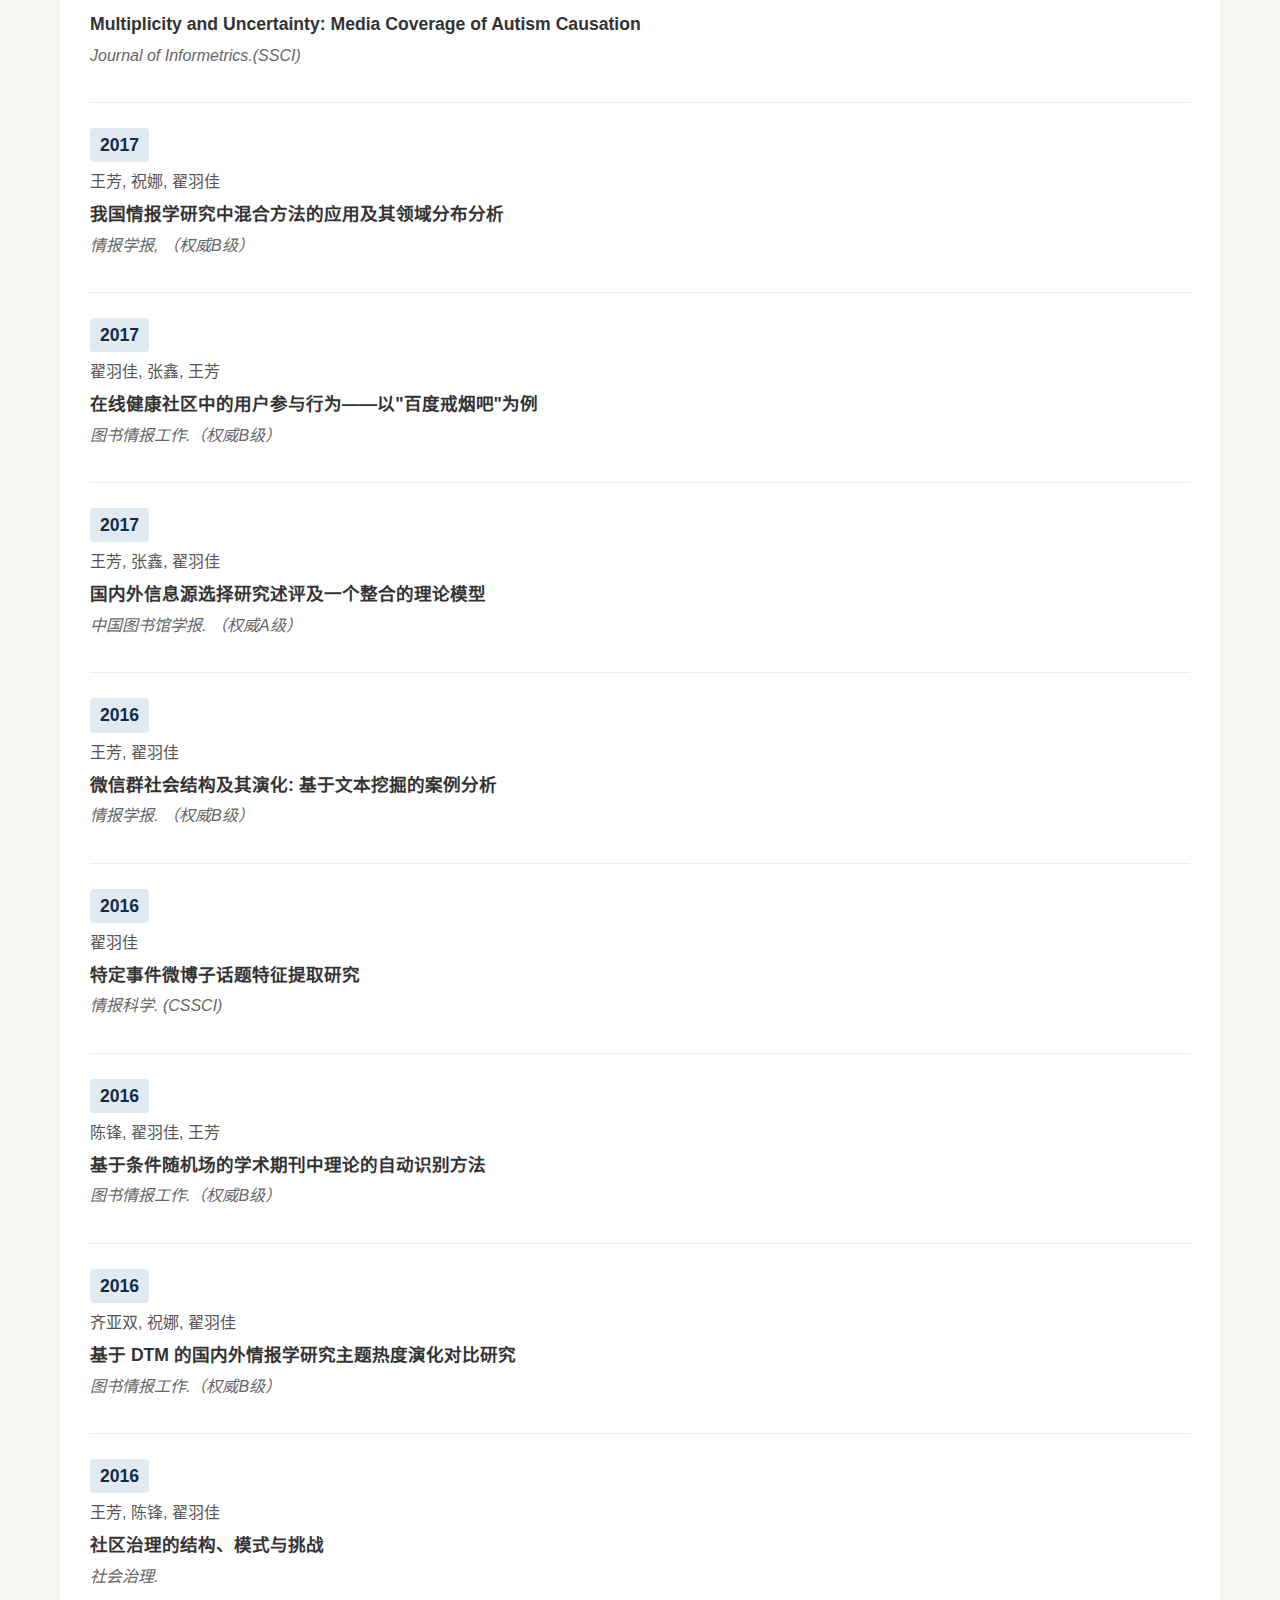
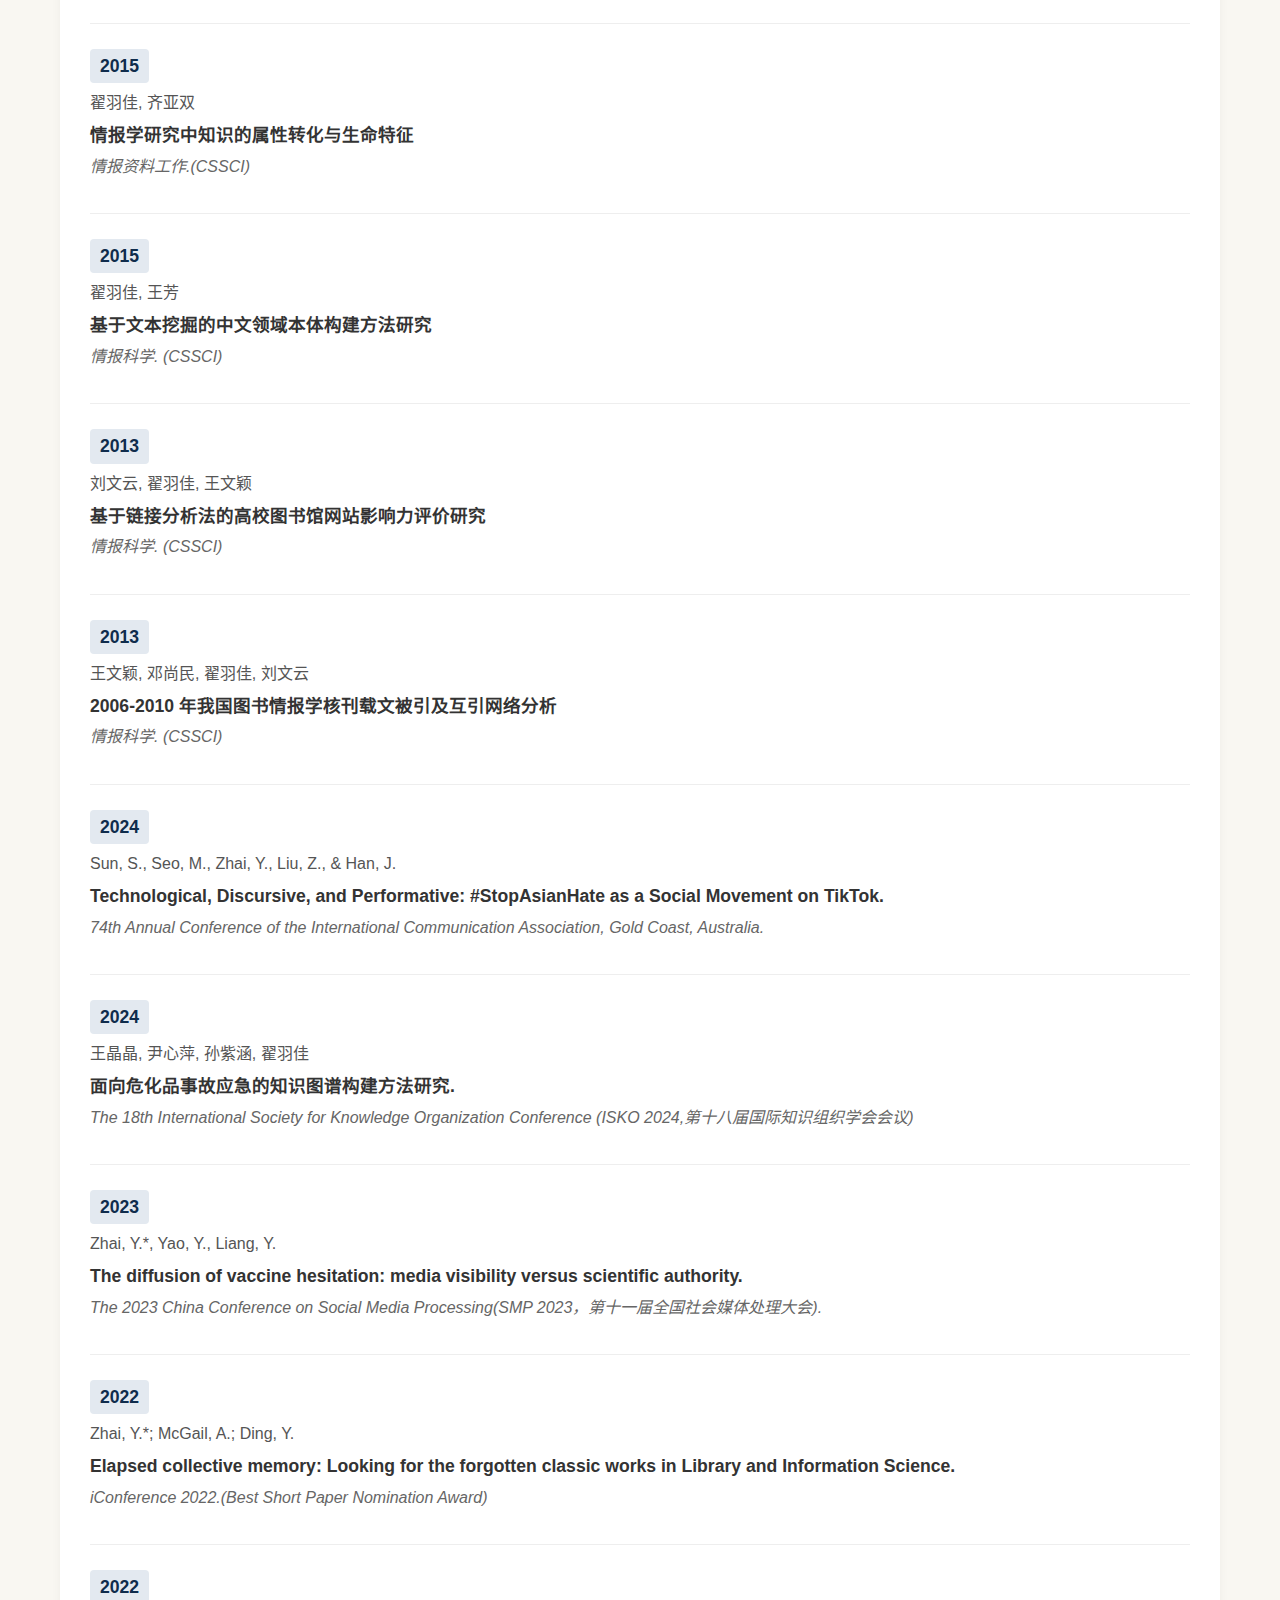
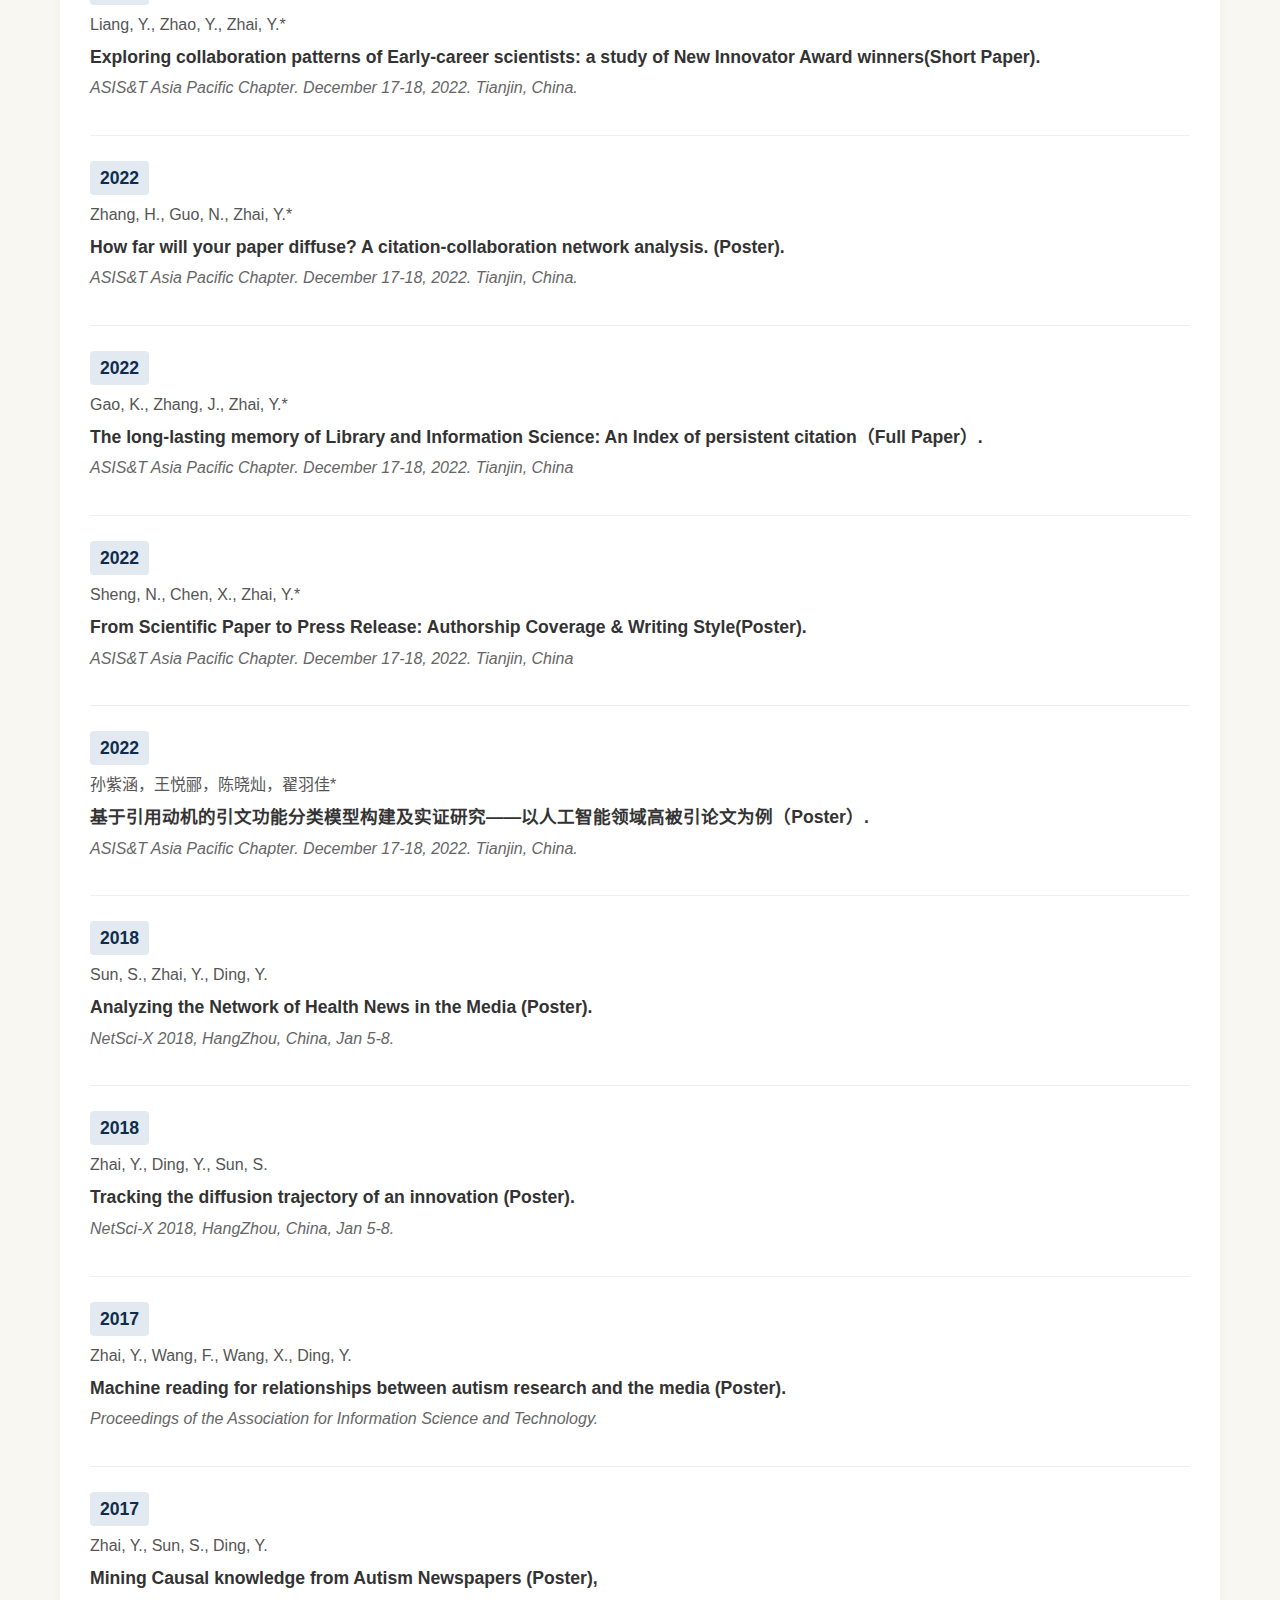
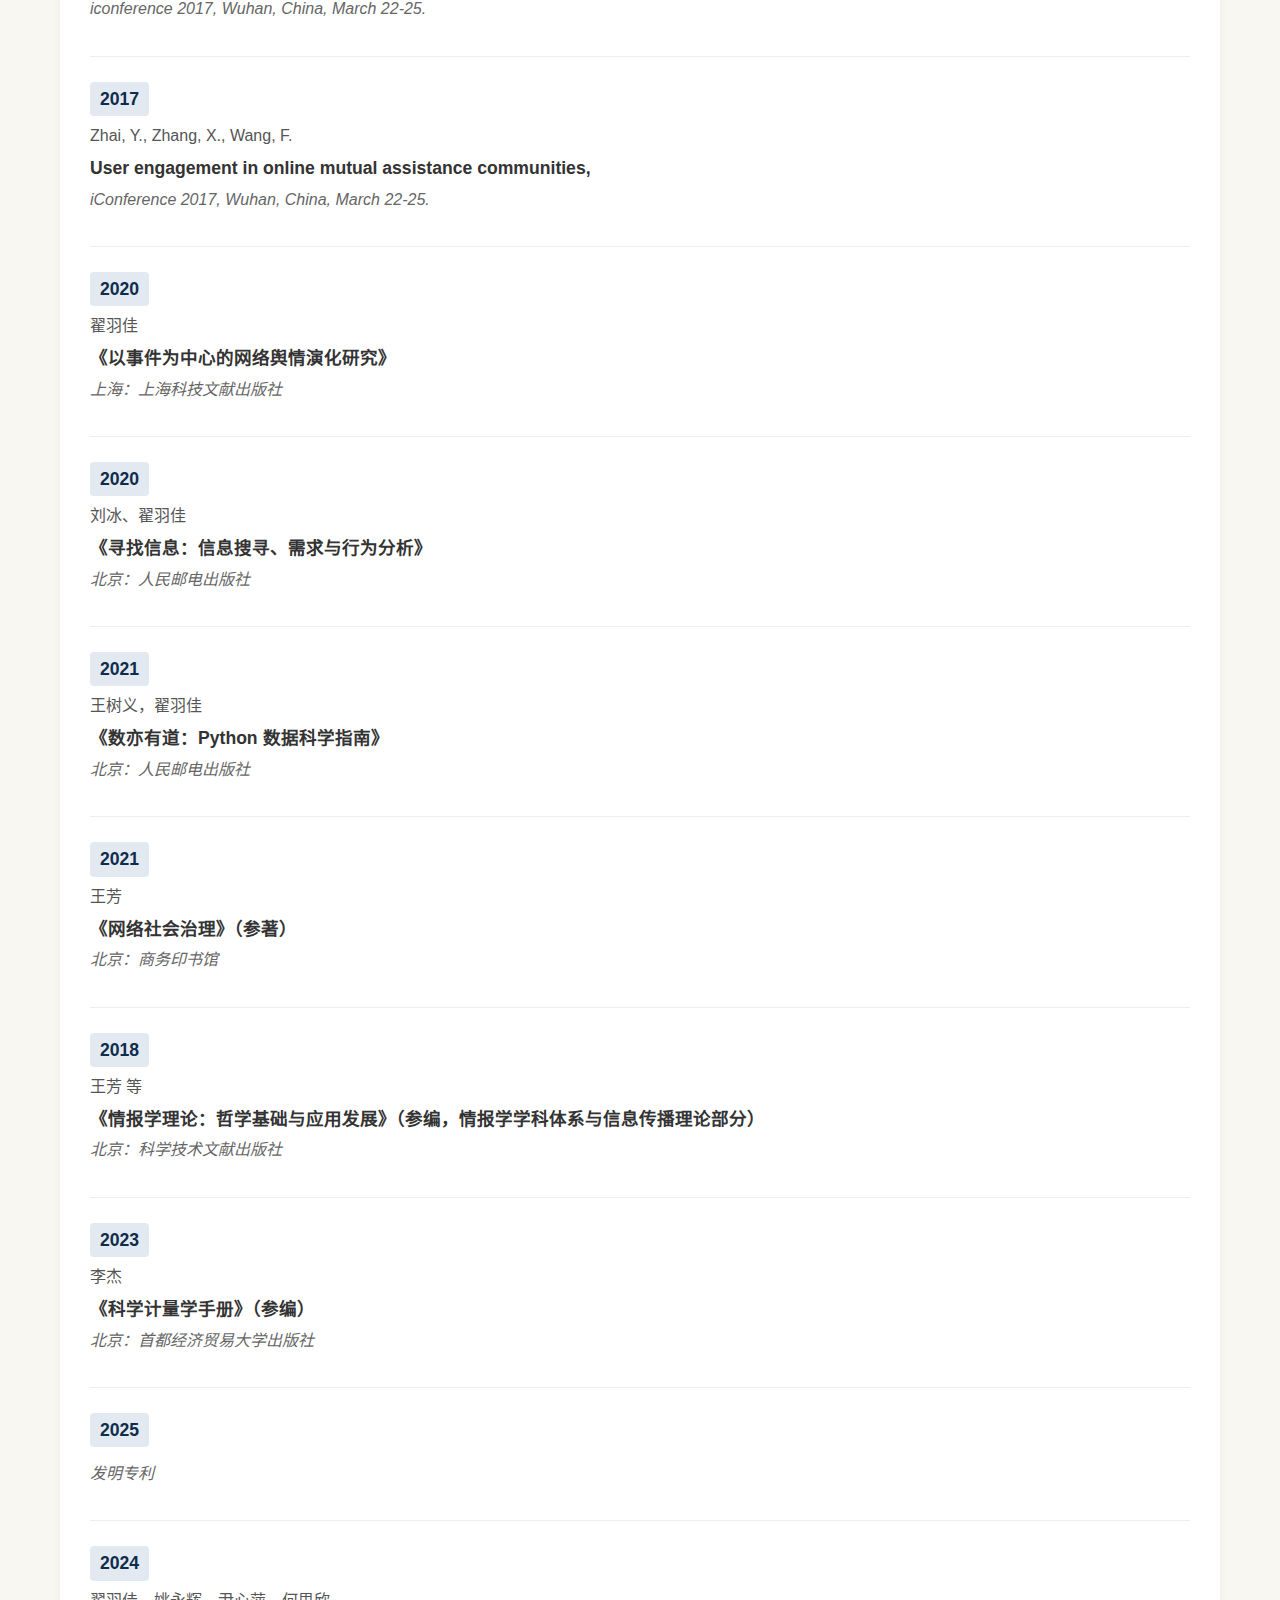
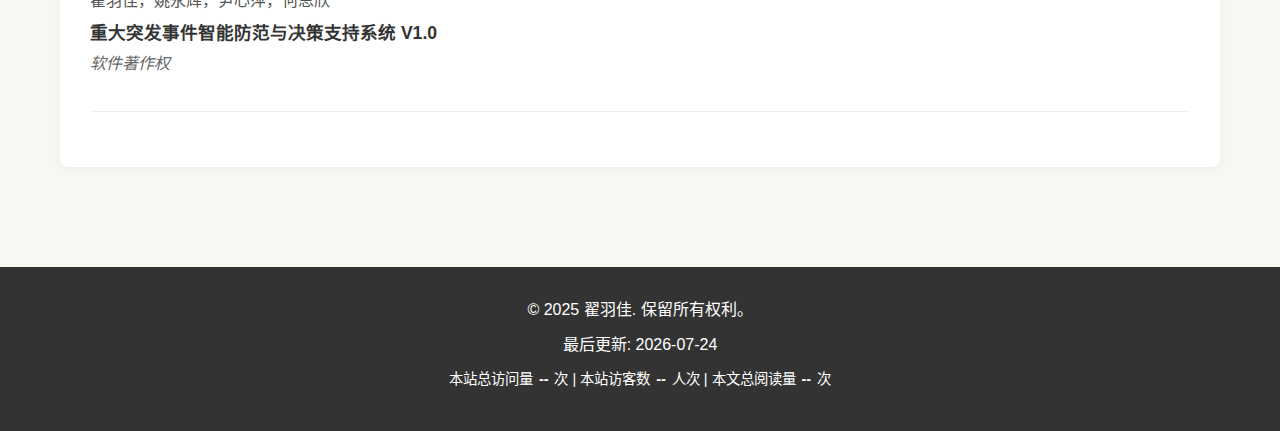
<file: research.html>
<!DOCTYPE html>
<html lang="zh-CN">
<head>
    <meta charset="UTF-8">
    <meta name="viewport" content="width=device-width, initial-scale=1.0">
    <title>研究工作 - 翟羽佳</title>
    <link rel="stylesheet" href="./css/style.css">
    <link rel="stylesheet" href="https://cdnjs.cloudflare.com/ajax/libs/font-awesome/6.0.0-beta3/css/all.min.css">
</head>
<body>
    <header>
        <div class="container">
            <div class="profile">
                <div class="profile-image">
                    <img src="images/output.png" alt="翟羽佳照片">
                </div>
                <div class="profile-content">
                    <h1>翟羽佳</h1>
                    <p class="title">副教授 | 副院长</p>
                    <p class="institution">天津师范大学管理学院</p>
                    <div class="contact-info">
                        <p><i class="fas fa-envelope"></i> yjzhai@tjnu.edu.cn</p>
                        <p><i class="fas fa-map-marker-alt"></i> 天津市西青区宾水西道393号</p>
                    </div>
                </div>
            </div>
        </div>
    </header>

    <nav>
        <div class="container">
            <ul>
                <li><a href="index.html">首页</a></li>
                <li><a href="research.html" class="active">研究成果</a></li>
                <li><a href="projects.html">项目经历</a></li>
                <li><a href="awards.html">获奖情况</a></li>
                <li><a href="teaching.html">教学工作</a></li>
                <li><a href="students.html">学生指导</a></li>
                <li><a href="service.html">学术服务</a></li>
            </ul>
        </div>
    </nav>

    <main>
        <div class="container">

            <section id="publications" class="section">
                <h2>研究成果</h2>
                <div class="content">
                    <div class="publication-filters">
                        <button class="filter active" data-filter="all">全部</button>
                        <button class="filter" data-filter="journal">期刊论文</button>
                        <button class="filter" data-filter="conference">会议论文</button>
                        <button class="filter" data-filter="book">著作</button>
                        <button class="filter" data-filter="patent">专利</button>
                        <button class="filter" data-filter="software">软件著作权</button>
                    </div>
                    
                    <div class="publication-list">
                        <!-- 期刊论文 -->
                        <div class="publication-item" data-category="journal">
                            <div class="publication-year">2025</div>
                            <div class="publication-authors">Zhai Yujia, Liu Zehao, Zhao Rui, Zhang Xin, Zheng Gengfeng</div>
                            <div class="publication-title">A patent-based technology roadmap for AI-powered manipulators: An evolutionary analysis of the B25J classification</div>
                            <div class="publication-journal">Informatrics(ESCI，影响因子/JCR分区：2.8/Q1，中科院三区)</div>
                        </div>
                        <div class="publication-item" data-category="journal">
                            <div class="publication-year">2025</div>
                            <div class="publication-authors">Zhai Yujia, Zhuang Ruolan*, Liu Yue, Zhang Jinwen, Ding Ying</div>
                            <div class="publication-title">From Communicative to Cultural Memory: The Role of Collaboration in the Diffusion of Scientific Innovation</div>
                            <div class="publication-journal">Journal of Informetrics(SCIE/SSCI，影响因子/JCR分区：3.4/Q1，中科院二区)</div>
                        </div>
                        <div class="publication-item" data-category="journal">
                            <div class="publication-year">2025</div>
                            <div class="publication-authors">王晶晶，罗兰君*，安天成，文雨，翟羽佳</div>
                            <div class="publication-title">知识图谱在应急管理领域应用研究综述</div>
                            <div class="publication-journal">中国安全生产科学技术(中文核心)</div>
                        </div>
                        <div class="publication-item" data-category="journal">
                            <div class="publication-year">2025</div>
                            <div class="publication-authors">翟羽佳，庄若澜*，谢晨露，许佳，于斌斌，董伟</div>
                            <div class="publication-title">数字育儿背景下新手妈妈健康育儿信息焦虑量表开发与应用</div>
                            <div class="publication-journal">情报科学(CSSCI)</div>
                        </div>
                        <div class="publication-item" data-category="journal">
                            <div class="publication-year">2024</div>
                            <div class="publication-authors">王晶晶，朱伟，高凯悦，罗兰君，尹心萍，翟羽佳*</div>
                            <div class="publication-title">化工园区危化品事故风险耦合与预测研究</div>
                            <div class="publication-journal">中国安全生产科学技术(中文核心)</div>
                        </div>
                        <div class="publication-item" data-category="journal">
                            <div class="publication-year">2024</div>
                            <div class="publication-authors">田静文，尹心萍，翟羽佳*</div>
                            <div class="publication-title">科研团队特质对算法创新的影响：基于图像分类任务的实证分析</div>
                            <div class="publication-journal">科技管理研究</div>
                        </div>
                        <div class="publication-item" data-category="journal">
                            <div class="publication-year">2024</div>
                            <div class="publication-authors">Zhai, Y., Guo, N., Zhang, J., Zhang, H., Sun, S.*, Ding, Y.</div>
                            <div class="publication-title">The thousand faces of images in AI news: psychological distance, dialectical relationships and sensationalism</div>
                            <div class="publication-journal">Information Communication & Society(SCIE/SSCI，影响因子/JCR分区：4.2/Q1，中科院一区)</div>
                        </div>
                        <div class="publication-item" data-category="journal">
                            <div class="publication-year">2024</div>
                            <div class="publication-authors">赵雅洁，翟羽佳*</div>
                            <div class="publication-title">面向突发事件信息公开的政策央地垂直扩散效应研究</div>
                            <div class="publication-journal">情报科学(CSSCI)</div>
                        </div>
                        <div class="publication-item" data-category="journal">
                            <div class="publication-year">2024</div>
                            <div class="publication-authors">Chu, Y., Zhu, H., Zhai, Y.*</div>
                            <div class="publication-title">Close-knit Teams Foster Complex Research: A case study of Physics</div>
                            <div class="publication-journal">Data Science and Informetrics</div>
                        </div>
                        <div class="publication-item" data-category="journal">
                            <div class="publication-year">2024</div>
                            <div class="publication-authors">Zhai, Y.*, Liang, Y., Xu, J., Yan, J.</div>
                            <div class="publication-title">All roads lead to Rome: Understanding the diffusion trajectories of innovation twins</div>
                            <div class="publication-journal">Journal of Information Science.(SCIE/SSCI，影响因子/JCR分区：1.8/Q2)</div>
                        </div>
                        <div class="publication-item" data-category="journal">
                            <div class="publication-year">2024</div>
                            <div class="publication-authors">张锦文，庄若澜，赵雅洁，翟羽佳*</div>
                            <div class="publication-title">跨学科知识扩散研究综述</div>
                            <div class="publication-journal">情报理论与实践(CSSCI)</div>
                        </div>
                        <div class="publication-item" data-category="journal">
                            <div class="publication-year">2024</div>
                            <div class="publication-authors">王晶晶，朱伟，尹心萍*，孙紫涵，翟羽佳</div>
                            <div class="publication-title">面向危化品事故应急的知识图谱构建方法研究</div>
                            <div class="publication-journal">中国安全生产科学技术(中文核心)</div>
                        </div>
                        <div class="publication-item" data-category="journal">
                            <div class="publication-year">2024</div>
                            <div class="publication-authors">Chen, Y., Zhai, Y., Sun, S.*</div>
                            <div class="publication-title">The Gendered Lens of AI: Examining News Imagery Across Digital Spaces</div>
                            <div class="publication-journal">Journal of Computer-Mediated Communication. (SCIE/SSCI，影响因子/JCR分区：7.2/Q1，中科院一区)</div>
                        </div>
                        <div class="publication-item" data-category="journal">
                            <div class="publication-year">2023</div>
                            <div class="publication-authors">Leng, Y.*, Sowrirajan, T., Zhai, Y., Pentland, A.</div>
                            <div class="publication-title">Interpretable Stochastic Block Influence Model: Measuring Social Influence Among Homophilous Communities</div>
                            <div class="publication-journal">IEEE Transactions on Knowledge and Data Engineering.(SCIE，影响因子/JCR分区：9.235/Q1，中科院二区)</div>
                        </div>
                        <div class="publication-item" data-category="journal">
                            <div class="publication-year">2023</div>
                            <div class="publication-authors">齐亚双，刘泽皓*，陈晓灿，许佳，翟羽佳</div>
                            <div class="publication-title">人工智能国防战略的目标、愿景与实施路径：国际经验与启示</div>
                            <div class="publication-journal">情报杂志(CSSCI)</div>
                        </div>
                        <div class="publication-item" data-category="journal">
                            <div class="publication-year">2023</div>
                            <div class="publication-authors">翟羽佳*, 张锦文, 高凯悦</div>
                            <div class="publication-title">引用认同视角下的学派影响力扩散研究：以扎根理论学派为例</div>
                            <div class="publication-journal">图书情报工作(CSSCI)</div>
                        </div>
                        <div class="publication-item" data-category="journal">
                            <div class="publication-year">2023</div>
                            <div class="publication-authors">祝娜*，尹俊华，翟羽佳</div>
                            <div class="publication-title">一种专利共类与深度学习模型结合的技术融合预测方法研究</div>
                            <div class="publication-journal">情报理论与实践(CSSCI)</div>
                        </div>
                        <div class="publication-item" data-category="journal">
                            <div class="publication-year">2023</div>
                            <div class="publication-authors">翟羽佳，赵雅洁*，过南杉，张赫钊</div>
                            <div class="publication-title">基于信任机制的科研合作知识传递效应研究</div>
                            <div class="publication-journal">情报理论与实践(CSSCI)</div>
                        </div>
                        <div class="publication-item" data-category="journal">
                            <div class="publication-year">2023</div>
                            <div class="publication-authors">翟羽佳*，许佳，梁艺潇</div>
                            <div class="publication-title">学术引用视角下我国政府信息公开政策及其研究的互动关联分析</div>
                            <div class="publication-journal">情报学报.(CSSCI)</div>
                        </div>
                        <div class="publication-item" data-category="journal">
                            <div class="publication-year">2023</div>
                            <div class="publication-authors">翟羽佳，马柏玉, 陈晓灿</div>
                            <div class="publication-title">新冠疫苗信息扩散的共振与联动效应——基于抖音与微博的对比研究</div>
                            <div class="publication-journal">情报科学(CSSCI)</div>
                        </div>
                        <div class="publication-item" data-category="journal">
                            <div class="publication-year">2023</div>
                            <div class="publication-authors">翟羽佳，刘彤，高凯悦*，张锦文</div>
                            <div class="publication-title">竞争策略视角下科学创新扩散中采纳者分类研究</div>
                            <div class="publication-journal">图书情报工作(CSSCI)</div>
                        </div>
                        <div class="publication-item" data-category="journal">
                            <div class="publication-year">2023</div>
                            <div class="publication-authors">翟羽佳，周睿，李岩*, 毛志刚</div>
                            <div class="publication-title">科研人员跨学科性与个体学术影响力的因果效应分析</div>
                            <div class="publication-journal">数据分析与知识发现(CSSCI)</div>
                        </div>
                        <div class="publication-item" data-category="journal">
                            <div class="publication-year">2022</div>
                            <div class="publication-authors">Sun, S., Liu, Z., Zhai, Y.*, Wang, F.*</div>
                            <div class="publication-title">COVID-19 Vaccines on TikTok: A Big-data Analysis of Entangled Discourses</div>
                            <div class="publication-journal">International Journal of Environmental Research and Public Health. (SCI/SSCI，影响因子/JCR分区：4.614/Q1)</div>
                        </div>
                        <div class="publication-item" data-category="journal">
                            <div class="publication-year">2021</div>
                            <div class="publication-authors">He, J., Kang, J., Sun, S., Cooper, M., Zickgraf, H., Zhai, Y.*</div>
                            <div class="publication-title">The Landscape of Eating Disorders Research: A 40-year Bibliometric Analysis</div>
                            <div class="publication-journal">European Eating Disorders Review</div>
                        </div>
                        <div class="publication-item" data-category="journal">
                            <div class="publication-year">2022</div>
                            <div class="publication-authors">翟羽佳，田静文，赵玥</div>
                            <div class="publication-title">基于BERT-BiLSTM-CRF模型的算法术语抽取与创新演化路径构建研究</div>
                            <div class="publication-journal">情报科学.(CSSCI)</div>
                        </div>
                        <div class="publication-item" data-category="journal">
                            <div class="publication-year">2021</div>
                            <div class="publication-authors">翟羽佳，许佳，李晓</div>
                            <div class="publication-title">面向突发重大公共卫生事件的多源异构应急信息融合模型研究</div>
                            <div class="publication-journal">图书与情报.(CSSCI)</div>
                        </div>
                        <div class="publication-item" data-category="journal">
                            <div class="publication-year">2021</div>
                            <div class="publication-authors">翟羽佳，许佳，赵玥</div>
                            <div class="publication-title">突发公共卫生事件风险研判信息语义聚合模式研究</div>
                            <div class="publication-journal">图书与情报.(CSSCI)</div>
                        </div>
                        <div class="publication-item" data-category="journal">
                            <div class="publication-year">2021</div>
                            <div class="publication-authors">Liu, M., Bu, Y., Chen, C., ... & Ding, Y.</div>
                            <div class="publication-title">Pandemics are catalysts of scientific novelty: Evidence from COVID-19</div>
                            <div class="publication-journal">Journal of the Association for Information Science and Technology. (SSCI, #TopCitedArticle)</div>
                        </div>
                        <div class="publication-item" data-category="journal">
                            <div class="publication-year">2021</div>
                            <div class="publication-authors">翟羽佳，过南杉 & 阎嘉琪</div>
                            <div class="publication-title">突发公共卫生事件中虚假信息的时滞性扩散与情感关联分析</div>
                            <div class="publication-journal">情报科学(05),62-69.</div>
                        </div>
                        <div class="publication-item" data-category="journal">
                            <div class="publication-year">2021</div>
                            <div class="publication-authors">Leng, Y., Zhai, Y. (共同一作), Sun, S., Wu, Y., Selzer, J., Strover, S., ... & Ding, Y.</div>
                            <div class="publication-title">Misinformation during the COVID-19 outbreak in China: cultural, social and political entanglements</div>
                            <div class="publication-journal">IEEE Transactions on Big Data. (SCI/SSCI)</div>
                        </div>
                        <div class="publication-item" data-category="journal">
                            <div class="publication-year">2021</div>
                            <div class="publication-authors">Yu, Q., Wang, Q., Zhang, Y., ... & Ding, Y.</div>
                            <div class="publication-title">Analyzing Knowledge Entities About COVID-19 Using Entitymetrics</div>
                            <div class="publication-journal">Scientometrics. (SCI/SSCI)</div>
                        </div>
                        <div class="publication-item" data-category="journal">
                            <div class="publication-year">2020</div>
                            <div class="publication-authors">Zhai, Y.*, Ding, Y., & Zhang, H.</div>
                            <div class="publication-title">Innovation adoption: broadcasting versus virality</div>
                            <div class="publication-journal">Journal of the Association for information science and Technology. (SSCI, #TopCitedArticle)</div>
                        </div>
                        <div class="publication-item" data-category="journal">
                            <div class="publication-year">2020</div>
                            <div class="publication-authors">Zhai, Y.*, Yan, J., Zhang, H., & Lu, W.</div>
                            <div class="publication-title">Tracing the evolution of AI: conceptualization of artificial intelligence in mass media discourse</div>
                            <div class="publication-journal">Information Discovery and Delivery. (SSCI)</div>
                        </div>
                        <div class="publication-item" data-category="journal">
                            <div class="publication-year">2020</div>
                            <div class="publication-authors">Sun, S., Zhai, Y.*, Shen, B., & Chen, Y.</div>
                            <div class="publication-title">Newspaper coverage of artificial intelligence: a perspective of emerging technologies</div>
                            <div class="publication-journal">Telematics and informatics. (SSCI)</div>
                        </div>
                        <div class="publication-item" data-category="journal">
                            <div class="publication-year">2019</div>
                            <div class="publication-authors">樊振佳, 翟羽佳*, & 阎嘉琪</div>
                            <div class="publication-title">守正拓新开放融合——2019年图书情报与档案管理青年学者论坛会议综述</div>
                            <div class="publication-journal">图书与情报(6), 18. (CSSCI)</div>
                        </div>
                        <div class="publication-item" data-category="journal">
                            <div class="publication-year">2019</div>
                            <div class="publication-authors">刘冰, 历鑫, 张赫钊, 翟羽佳</div>
                            <div class="publication-title">网络健康社区中身份转换期女性信息需求主题特征及情感因素研究——以"妈妈网"中"备孕版块"为例</div>
                            <div class="publication-journal">情报理论与实践. (CSSCI)</div>
                        </div>
                        <div class="publication-item" data-category="journal">
                            <div class="publication-year">2018</div>
                            <div class="publication-authors">Zhai, Y., Ding, Y., & Wang, F.</div>
                            <div class="publication-title">Measuring the diffusion of an innovation: A citation analysis</div>
                            <div class="publication-journal">Journal of the Association for Information Science and Technology. (SSCI)</div>
                        </div>
                        <div class="publication-item" data-category="journal">
                            <div class="publication-year">2018</div>
                            <div class="publication-authors">Wang, X., Zhai, Y., Lin, Y., Wang, F.</div>
                            <div class="publication-title">Mining Layered Technological Information in Scientific Papers: A Semi-supervised Method</div>
                            <div class="publication-journal">Journal of Information Science. (SSCI)</div>
                        </div>
                        <div class="publication-item" data-category="journal">
                            <div class="publication-year">2018</div>
                            <div class="publication-authors">Qi, Y., Zhu, N., Zhai, Y., & Ding, Y.</div>
                            <div class="publication-title">The mutually beneficial relationship of patents and scientific literature: topic evolution in nanoscience</div>
                            <div class="publication-journal">Scientometrics. (SSCI)</div>
                        </div>
                        <div class="publication-item" data-category="journal">
                            <div class="publication-year">2017</div>
                            <div class="publication-authors">Zhai, Y., Sun, S., Wang, F., Ding, Y.</div>
                            <div class="publication-title">Multiplicity and Uncertainty: Media Coverage of Autism Causation</div>
                            <div class="publication-journal">Journal of Informetrics.(SSCI)</div>
                        </div>
                        <div class="publication-item" data-category="journal">
                            <div class="publication-year">2017</div>
                            <div class="publication-authors">王芳, 祝娜, 翟羽佳</div>
                            <div class="publication-title">我国情报学研究中混合方法的应用及其领域分布分析</div>
                            <div class="publication-journal">情报学报, （权威B级）</div>
                        </div>
                        <div class="publication-item" data-category="journal">
                            <div class="publication-year">2017</div>
                            <div class="publication-authors">翟羽佳, 张鑫, 王芳</div>
                            <div class="publication-title">在线健康社区中的用户参与行为——以"百度戒烟吧"为例</div>
                            <div class="publication-journal">图书情报工作.（权威B级）</div>
                        </div>
                        <div class="publication-item" data-category="journal">
                            <div class="publication-year">2017</div>
                            <div class="publication-authors">王芳, 张鑫, 翟羽佳</div>
                            <div class="publication-title">国内外信息源选择研究述评及一个整合的理论模型</div>
                            <div class="publication-journal">中国图书馆学报. （权威A级）</div>
                        </div>
                        <div class="publication-item" data-category="journal">
                            <div class="publication-year">2016</div>
                            <div class="publication-authors">王芳, 翟羽佳</div>
                            <div class="publication-title">微信群社会结构及其演化: 基于文本挖掘的案例分析</div>
                            <div class="publication-journal">情报学报. （权威B级）</div>
                        </div>
                        <div class="publication-item" data-category="journal">
                            <div class="publication-year">2016</div>
                            <div class="publication-authors">翟羽佳</div>
                            <div class="publication-title">特定事件微博子话题特征提取研究</div>
                            <div class="publication-journal">情报科学. (CSSCI)</div>
                        </div>
                        <div class="publication-item" data-category="journal">
                            <div class="publication-year">2016</div>
                            <div class="publication-authors">陈锋, 翟羽佳, 王芳</div>
                            <div class="publication-title">基于条件随机场的学术期刊中理论的自动识别方法</div>
                            <div class="publication-journal">图书情报工作.（权威B级）</div>
                        </div>
                        <div class="publication-item" data-category="journal">
                            <div class="publication-year">2016</div>
                            <div class="publication-authors">齐亚双, 祝娜, 翟羽佳</div>
                            <div class="publication-title">基于 DTM 的国内外情报学研究主题热度演化对比研究</div>
                            <div class="publication-journal">图书情报工作.（权威B级）</div>
                        </div>
                        <div class="publication-item" data-category="journal">
                            <div class="publication-year">2016</div>
                            <div class="publication-authors">王芳, 陈锋, 翟羽佳</div>
                            <div class="publication-title">社区治理的结构、模式与挑战</div>
                            <div class="publication-journal">社会治理.</div>
                        </div>
                        <div class="publication-item" data-category="journal">
                            <div class="publication-year">2015</div>
                            <div class="publication-authors">翟羽佳, 齐亚双</div>
                            <div class="publication-title">情报学研究中知识的属性转化与生命特征</div>
                            <div class="publication-journal">情报资料工作.(CSSCI)</div>
                        </div>
                        <div class="publication-item" data-category="journal">
                            <div class="publication-year">2015</div>
                            <div class="publication-authors">翟羽佳, 王芳</div>
                            <div class="publication-title">基于文本挖掘的中文领域本体构建方法研究</div>
                            <div class="publication-journal">情报科学. (CSSCI)</div>
                        </div>
                        <div class="publication-item" data-category="journal">
                            <div class="publication-year">2013</div>
                            <div class="publication-authors">刘文云, 翟羽佳, 王文颖</div>
                            <div class="publication-title">基于链接分析法的高校图书馆网站影响力评价研究</div>
                            <div class="publication-journal">情报科学. (CSSCI)</div>
                        </div>
                        <div class="publication-item" data-category="journal">
                            <div class="publication-year">2013</div>
                            <div class="publication-authors">王文颖, 邓尚民, 翟羽佳, 刘文云</div>
                            <div class="publication-title">2006-2010 年我国图书情报学核刊载文被引及互引网络分析</div>
                            <div class="publication-journal">情报科学. (CSSCI)</div>
                        </div>
                        
                        <!-- 会议论文 -->
                        <div class="publication-item" data-category="conference">
                            <div class="publication-year">2024</div>
                            <div class="publication-authors">Sun, S., Seo, M., Zhai, Y., Liu, Z., & Han, J.</div>
                            <div class="publication-title">Technological, Discursive, and Performative: #StopAsianHate as a Social Movement on TikTok.</div>
                            <div class="publication-journal">74th Annual Conference of the International Communication Association, Gold Coast, Australia.</div>
                        </div>
                        <div class="publication-item" data-category="conference">
                            <div class="publication-year">2024</div>
                            <div class="publication-authors">王晶晶, 尹心萍, 孙紫涵, 翟羽佳</div>
                            <div class="publication-title">面向危化品事故应急的知识图谱构建方法研究.</div>
                            <div class="publication-journal">The 18th International Society for Knowledge Organization Conference (ISKO 2024,第十八届国际知识组织学会会议)</div>
                        </div>
                        <div class="publication-item" data-category="conference">
                            <div class="publication-year">2023</div>
                            <div class="publication-authors">Zhai, Y.*, Yao, Y., Liang, Y.</div>
                            <div class="publication-title">The diffusion of vaccine hesitation: media visibility versus scientific authority.</div>
                            <div class="publication-journal">The 2023 China Conference on Social Media Processing(SMP 2023，第十一届全国社会媒体处理大会).</div>
                        </div>
                        <div class="publication-item" data-category="conference">
                            <div class="publication-year">2022</div>
                            <div class="publication-authors">Zhai, Y.*; McGail, A.; Ding, Y.</div>
                            <div class="publication-title">Elapsed collective memory: Looking for the forgotten classic works in Library and Information Science.</div>
                            <div class="publication-journal">iConference 2022.(Best Short Paper Nomination Award)</div>
                        </div>
                        <div class="publication-item" data-category="conference">
                            <div class="publication-year">2022</div>
                            <div class="publication-authors">Liang, Y., Zhao, Y., Zhai, Y.*</div>
                            <div class="publication-title">Exploring collaboration patterns of Early-career scientists: a study of New Innovator Award winners(Short Paper).</div>
                            <div class="publication-journal">ASIS&T Asia Pacific Chapter. December 17-18, 2022. Tianjin, China.</div>
                        </div>
                        <div class="publication-item" data-category="conference">
                            <div class="publication-year">2022</div>
                            <div class="publication-authors">Zhang, H., Guo, N., Zhai, Y.*</div>
                            <div class="publication-title">How far will your paper diffuse? A citation-collaboration network analysis. (Poster).</div>
                            <div class="publication-journal">ASIS&T Asia Pacific Chapter. December 17-18, 2022. Tianjin, China.</div>
                        </div>
                        <div class="publication-item" data-category="conference">
                            <div class="publication-year">2022</div>
                            <div class="publication-authors">Gao, K., Zhang, J., Zhai, Y.*</div>
                            <div class="publication-title">The long-lasting memory of Library and Information Science: An Index of persistent citation（Full Paper）.</div>
                            <div class="publication-journal">ASIS&T Asia Pacific Chapter. December 17-18, 2022. Tianjin, China</div>
                        </div>
                        <div class="publication-item" data-category="conference">
                            <div class="publication-year">2022</div>
                            <div class="publication-authors">Sheng, N., Chen, X., Zhai, Y.*</div>
                            <div class="publication-title">From Scientific Paper to Press Release: Authorship Coverage & Writing Style(Poster).</div>
                            <div class="publication-journal">ASIS&T Asia Pacific Chapter. December 17-18, 2022. Tianjin, China</div>
                        </div>
                        <div class="publication-item" data-category="conference">
                            <div class="publication-year">2022</div>
                            <div class="publication-authors">孙紫涵，王悦郦，陈晓灿，翟羽佳*</div>
                            <div class="publication-title">基于引用动机的引文功能分类模型构建及实证研究——以人工智能领域高被引论文为例（Poster）.</div>
                            <div class="publication-journal">ASIS&T Asia Pacific Chapter. December 17-18, 2022. Tianjin, China.</div>
                        </div>
                        <div class="publication-item" data-category="conference">
                            <div class="publication-year">2018</div>
                            <div class="publication-authors">Sun, S., Zhai, Y., Ding, Y.</div>
                            <div class="publication-title">Analyzing the Network of Health News in the Media (Poster).</div>
                            <div class="publication-journal">NetSci-X 2018, HangZhou, China, Jan 5-8.</div>
                        </div>
                        <div class="publication-item" data-category="conference">
                            <div class="publication-year">2018</div>
                            <div class="publication-authors">Zhai, Y., Ding, Y., Sun, S.</div>
                            <div class="publication-title">Tracking the diffusion trajectory of an innovation (Poster).</div>
                            <div class="publication-journal">NetSci-X 2018, HangZhou, China, Jan 5-8.</div>
                        </div>
                        <div class="publication-item" data-category="conference">
                            <div class="publication-year">2017</div>
                            <div class="publication-authors">Zhai, Y., Wang, F., Wang, X., Ding, Y.</div>
                            <div class="publication-title">Machine reading for relationships between autism research and the media (Poster).</div>
                            <div class="publication-journal">Proceedings of the Association for Information Science and Technology.</div>
                        </div>
                        <div class="publication-item" data-category="conference">
                            <div class="publication-year">2017</div>
                            <div class="publication-authors">Zhai, Y., Sun, S., Ding, Y.</div>
                            <div class="publication-title">Mining Causal knowledge from Autism Newspapers (Poster),</div>
                            <div class="publication-journal">iconference 2017, Wuhan, China, March 22-25.</div>
                        </div>
                        <div class="publication-item" data-category="conference">
                            <div class="publication-year">2017</div>
                            <div class="publication-authors">Zhai, Y., Zhang, X., Wang, F.</div>
                            <div class="publication-title">User engagement in online mutual assistance communities,</div>
                            <div class="publication-journal">iConference 2017, Wuhan, China, March 22-25.</div>
                        </div>
                        
                        
                        <!-- 著作 -->
                        <div class="publication-item" data-category="book">
                            <div class="publication-year">2020</div>
                            <div class="publication-authors">翟羽佳</div>
                            <div class="publication-title">《以事件为中心的网络舆情演化研究》</div>
                            <div class="publication-journal">上海：上海科技文献出版社</div>
                        </div>

                        <div class="publication-item" data-category="book">
                            <div class="publication-year">2020</div>
                            <div class="publication-authors">刘冰、翟羽佳</div>
                            <div class="publication-title">《寻找信息：信息搜寻、需求与行为分析》</div>
                            <div class="publication-journal">北京：人民邮电出版社</div>
                        </div>
                        
                        <div class="publication-item" data-category="book">
                            <div class="publication-year">2021</div>
                            <div class="publication-authors">王树义，翟羽佳</div>
                            <div class="publication-title">《数亦有道：Python 数据科学指南》</div>
                            <div class="publication-journal">北京：人民邮电出版社</div>
                        </div>
                        
                        <div class="publication-item" data-category="book">
                            <div class="publication-year">2021</div>
                            <div class="publication-authors">王芳</div>
                            <div class="publication-title">《网络社会治理》（参著）</div>
                            <div class="publication-journal">北京：商务印书馆</div>
                        </div>
                        
                        <div class="publication-item" data-category="book">
                            <div class="publication-year">2018</div>
                            <div class="publication-authors">王芳 等</div>
                            <div class="publication-title">《情报学理论：哲学基础与应用发展》（参编，情报学学科体系与信息传播理论部分）</div>
                            <div class="publication-journal">北京：科学技术文献出版社</div>
                        </div>

                        <div class="publication-item" data-category="book">
                            <div class="publication-year">2023</div>
                            <div class="publication-authors">李杰</div>
                            <div class="publication-title">《科学计量学手册》（参编）</div>
                            <div class="publication-journal">北京：首都经济贸易大学出版社</div>
                        </div>

                        <!-- 专利 -->
                        <div class="publication-item" data-category="patent">
                            <div class="publication-year">2025</div>
                            <div class="publication-authors"> </div>
                            <div class="publication-title"> </div>
                            <div class="publication-journal">发明专利</div>
                        </div>
                        
                        
                        <!-- 软件著作权 -->
                        <div class="publication-item" data-category="software">
                            <div class="publication-year">2024</div>
                            <div class="publication-authors">翟羽佳，姚永辉，尹心萍，何思欣 </div>
                            <div class="publication-title">重大突发事件智能防范与决策支持系统 V1.0</div>
                            <div class="publication-journal">软件著作权</div>
                        </div>
                        
                    
                    </div>
                </div>
            </section>
        </div>
    </main>

    <footer>
        <div class="container">
             <p>&copy; 2025 翟羽佳. 保留所有权利。</p>
            <p>最后更新: <span id="last-updated"></span></p>
            <p class="stats-info">
                本站总访问量 <span id="busuanzi_value_site_pv">--</span> 次 | 
                本站访客数 <span id="busuanzi_value_site_uv">--</span> 人次 | 
                本文总阅读量 <span id="busuanzi_value_page_pv">--</span> 次
            </p>
        </div>
    </footer>

    <script src="./js/script.js"></script>
    <script src="./js/stats.js"></script>
    <!-- busuanzi 访问统计，建议放在所有 js 代码后 -->
    <script async src="https://busuanzi.ibruce.info/busuanzi/2.3/busuanzi.pure.mini.js"></script>
</body>
</html>
</file>
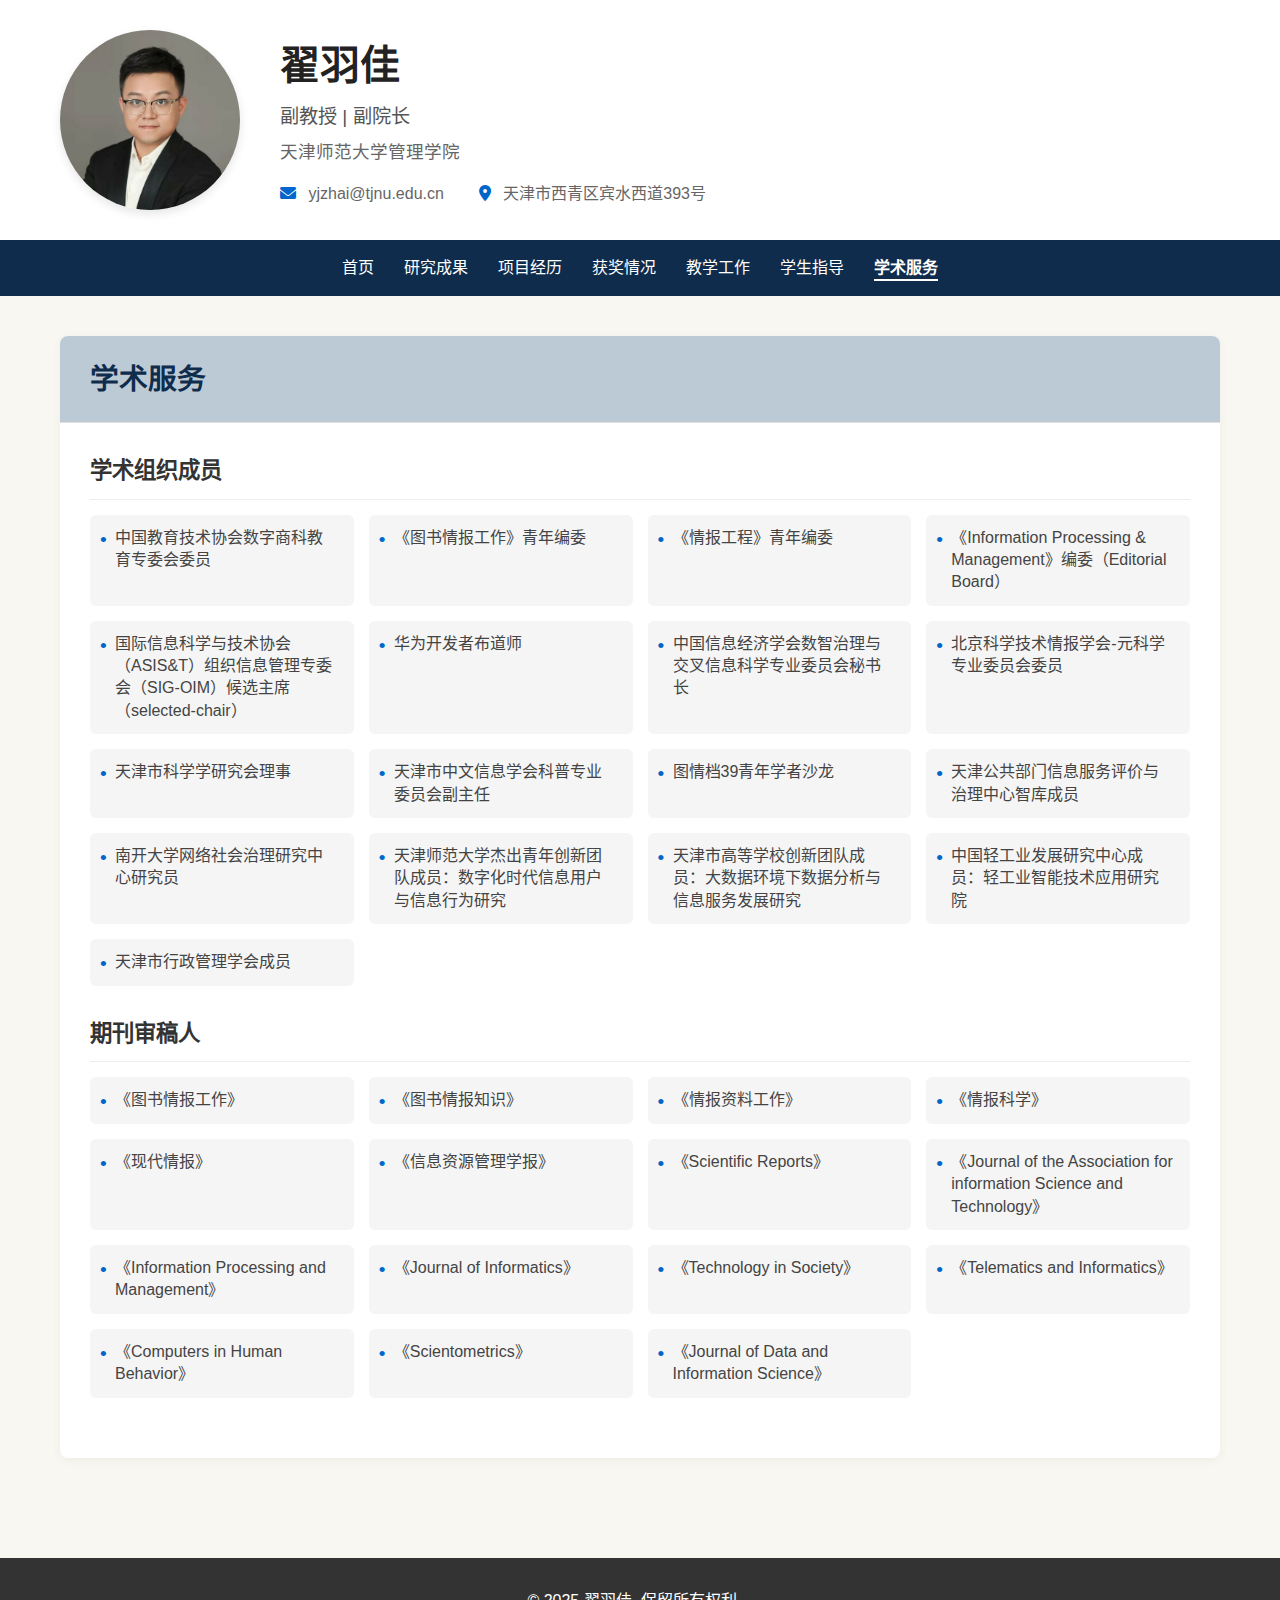
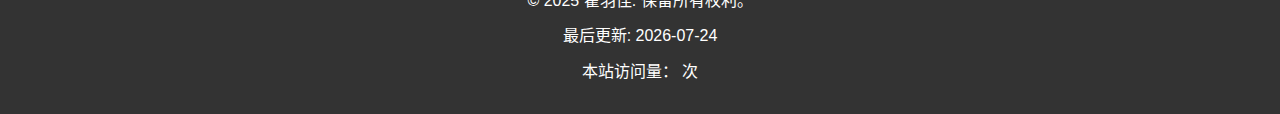
<file: service.html>
<!DOCTYPE html>
<html lang="zh-CN">
<head>
    <meta charset="UTF-8">
    <meta name="viewport" content="width=device-width, initial-scale=1.0">
    <title>学术服务 - 翟羽佳</title>
    <link rel="stylesheet" href="./css/style.css">
    <link rel="stylesheet" href="https://cdnjs.cloudflare.com/ajax/libs/font-awesome/6.0.0-beta3/css/all.min.css">
</head>
<body>
    <header>
        <div class="container">
            <div class="profile">
                <div class="profile-image">
                    <img src="images/output.png" alt="翟羽佳照片">
                </div>
                <div class="profile-content">
                    <h1>翟羽佳</h1>
                    <p class="title">副教授 | 副院长</p>
                    <p class="institution">天津师范大学管理学院</p>
                    <div class="contact-info">
                        <p><i class="fas fa-envelope"></i> yjzhai@tjnu.edu.cn</p>
                        <p><i class="fas fa-map-marker-alt"></i> 天津市西青区宾水西道393号</p>
                    </div>
                </div>
            </div>
        </div>
    </header>

    <nav>
        <div class="container">
            <ul>
                <li><a href="index.html">首页</a></li>
                <li><a href="research.html">研究成果</a></li>
                <li><a href="projects.html">项目经历</a></li>
                <li><a href="awards.html">获奖情况</a></li>
                <li><a href="teaching.html">教学工作</a></li>
                <li><a href="students.html">学生指导</a></li>
                <li><a href="service.html" class="active">学术服务</a></li>
            </ul>
        </div>
    </nav>

    <main>
        <div class="container">
            <section id="academic-service" class="section">
                <h2>学术服务</h2>
                <div class="content">
                    <div class="service-category">
                        <h3>学术组织成员</h3>
                        <ul>
                            <li>中国教育技术协会数字商科教育专委会委员</li>
                            <li>《图书情报工作》青年编委</li>
                            <li>《情报工程》青年编委</li>
                            <li>《Information Processing & Management》编委（Editorial Board）</li>
                            <li>国际信息科学与技术协会（ASIS&T）组织信息管理专委会（SIG-OIM）候选主席（selected-chair）</li>
                            <li>华为开发者布道师</li>
                            <li>中国信息经济学会数智治理与交叉信息科学专业委员会秘书长</li>
                            <li>北京科学技术情报学会-元科学专业委员会委员</li>
                            <li>天津市科学学研究会理事</li>
                            <li>天津市中文信息学会科普专业委员会副主任</li>
                            <li>图情档39青年学者沙龙</li>
                            <li>天津公共部门信息服务评价与治理中心智库成员</li>
                            <li>南开大学网络社会治理研究中心研究员</li>
                            <li>天津师范大学杰出青年创新团队成员：数字化时代信息用户与信息行为研究</li>
                            <li>天津市高等学校创新团队成员：大数据环境下数据分析与信息服务发展研究</li>
                            <li>中国轻工业发展研究中心成员：轻工业智能技术应用研究院</li>
                            <li>天津市行政管理学会成员</li>
                        </ul>
                    </div>

                    <div class="service-category">
                        <h3>期刊审稿人</h3>
                        <ul>
                            <li>《图书情报工作》</li>
                            <li>《图书情报知识》</li>
                            <li>《情报资料工作》</li>
                            <li>《情报科学》</li>
                            <li>《现代情报》</li>
                            <li>《信息资源管理学报》</li>
                            <li>《Scientific Reports》</li>
                            <li>《Journal of the Association for information Science and Technology》</li>
                            <li>《Information Processing and Management》</li>
                            <li>《Journal of Informatics》</li>
                            <li>《Technology in Society》</li>
                            <li>《Telematics and Informatics》</li>
                            <li>《Computers in Human Behavior》</li>
                            <li>《Scientometrics》</li>
                            <li>《Journal of Data and Information Science》</li>
                        </ul>
                    </div>
                </div>
            </section>
        </div>
    </main>

    <footer>
        <div class="container">
            <p>&copy; 2025 翟羽佳. 保留所有权利。</p>
            <p>最后更新: <span id="last-updated"></span></p>
            <span id="busuanzi_container_site_pv">
                本站访问量：<span id="busuanzi_value_site_pv"></span> 次
            </span>
        </div>
    </footer>

    <script src="./js/script.js"></script>
    <script>
        // 更新时间
        document.getElementById('last-updated').textContent = new Date().toISOString().split('T')[0];
    </script>
    <!-- busuanzi 访问统计，建议放在所有 js 代码后 -->
    <script src="https://busuanzi.ibruce.info/busuanzi/2.3/busuanzi.pure.mini.js"></script>
</body>
</html>
</file>
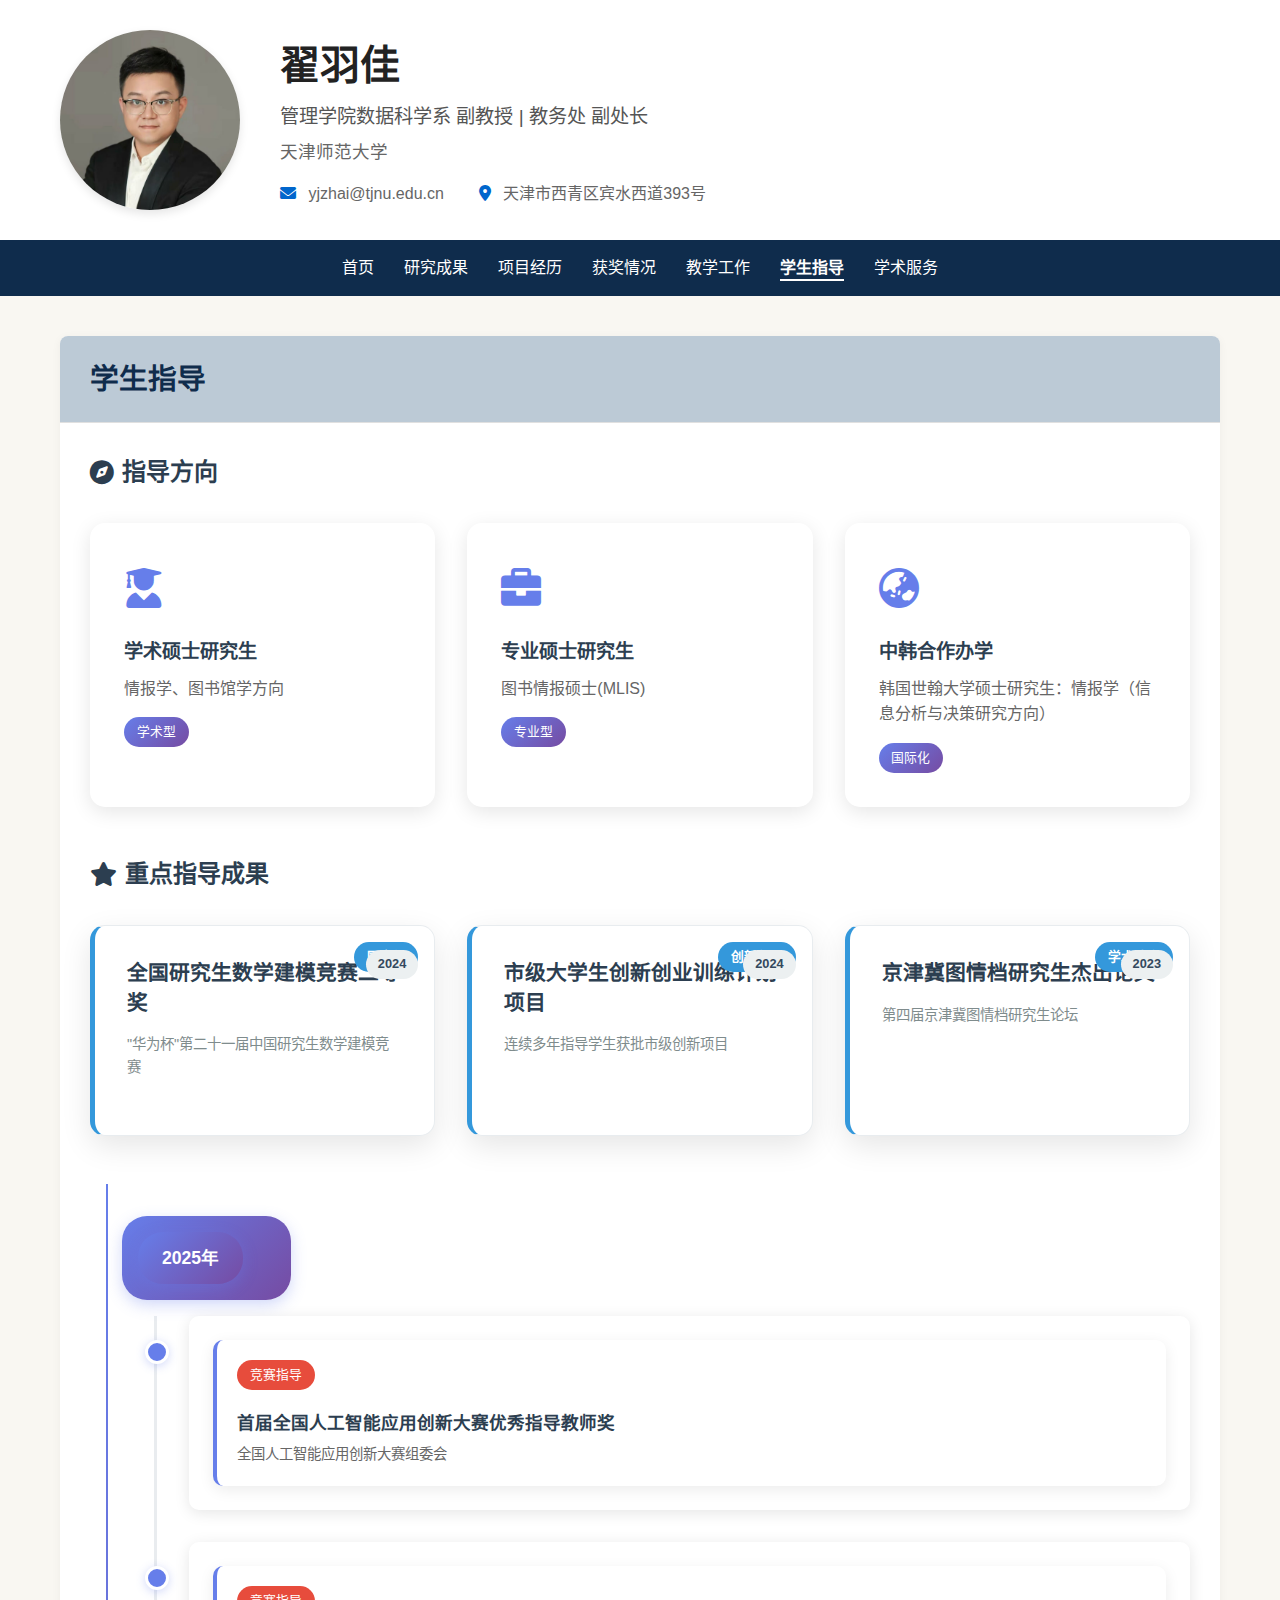
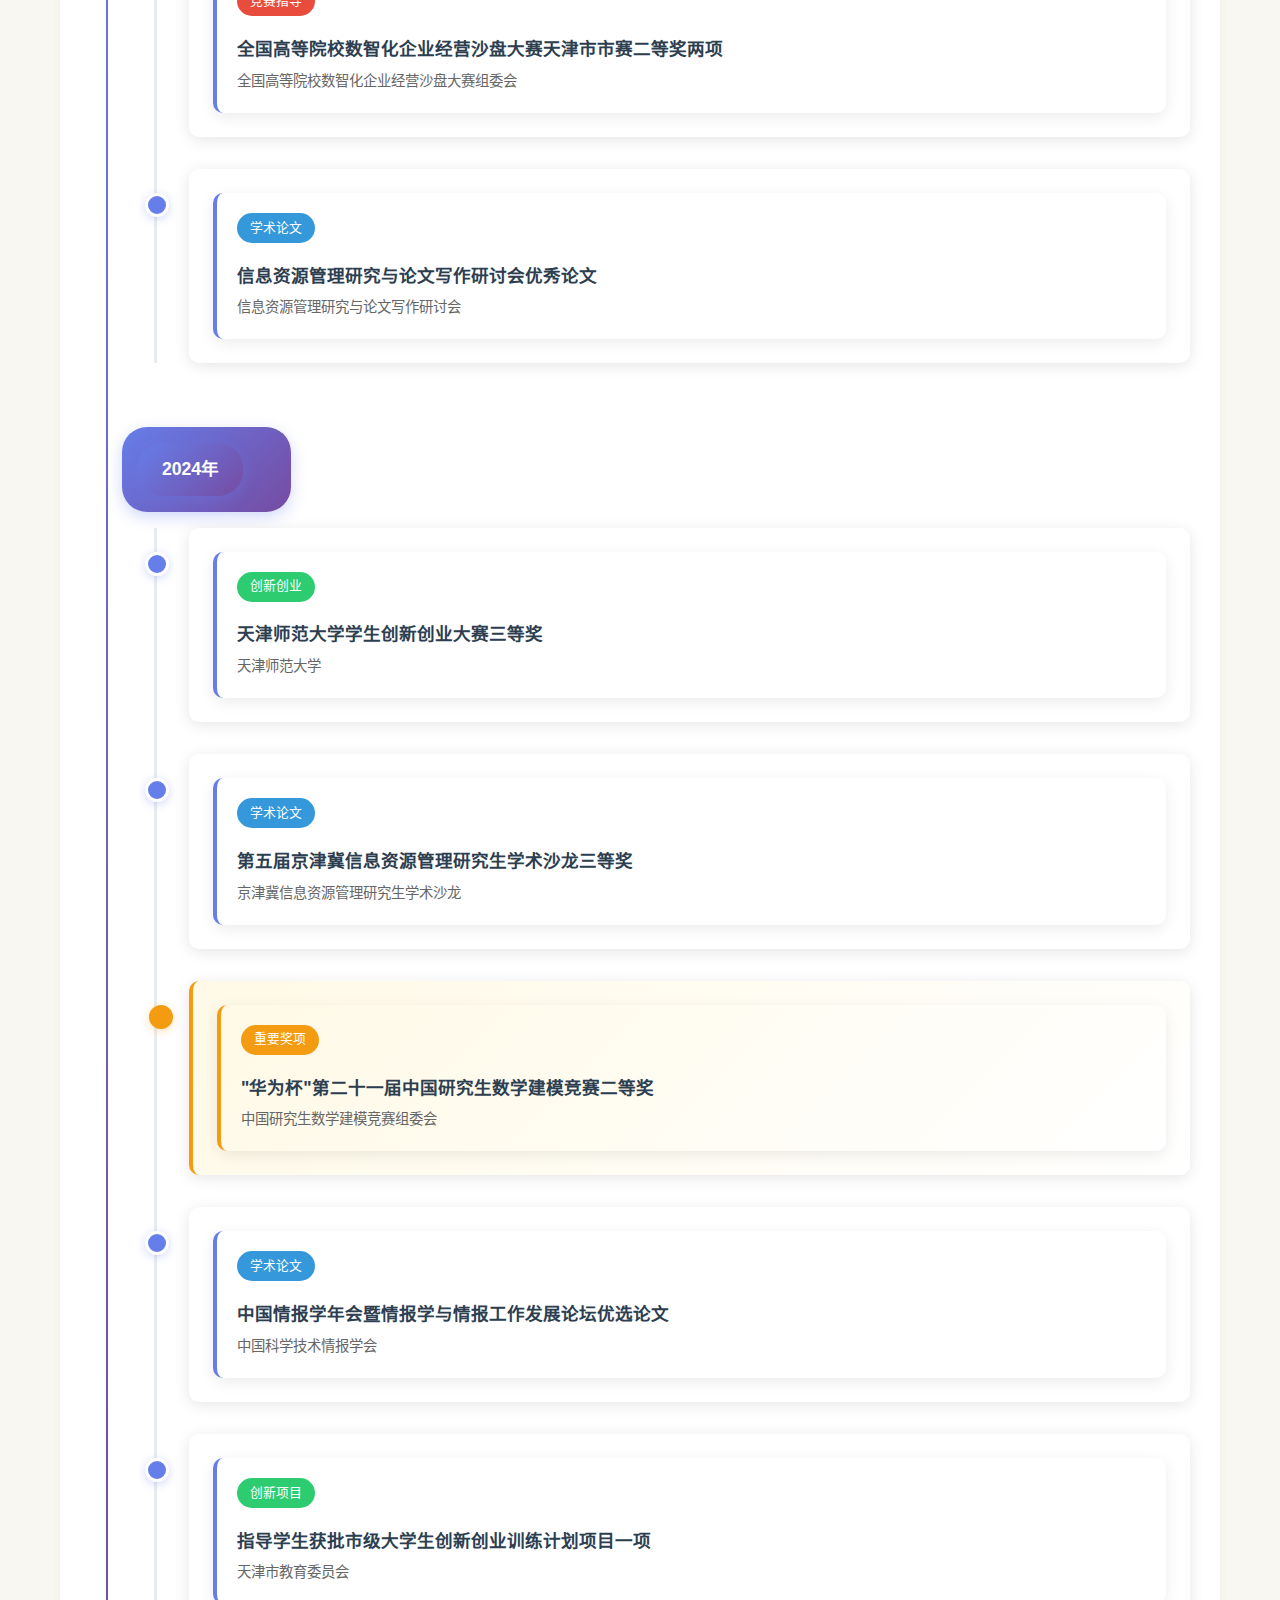
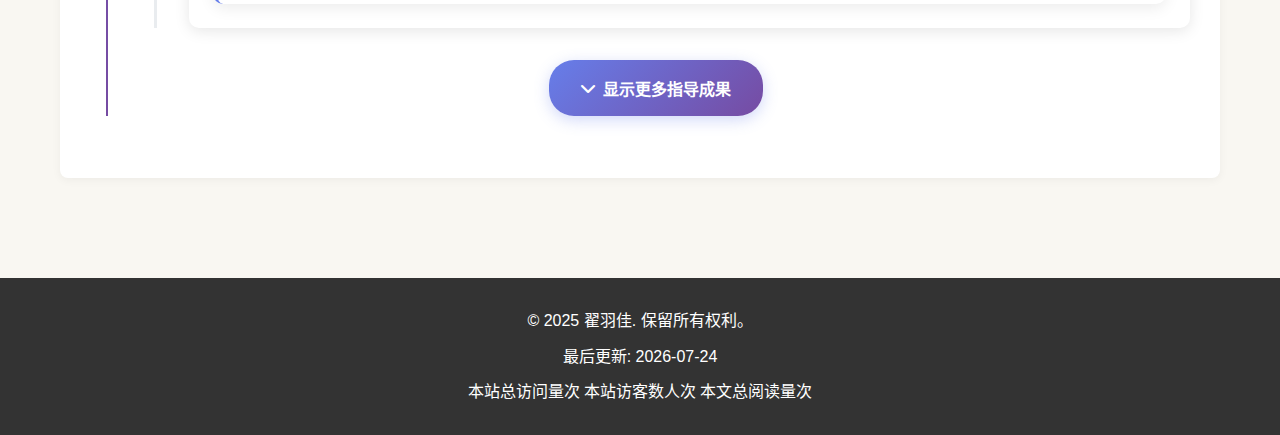
<file: students.html>
<!DOCTYPE html>
<html lang="zh-CN">
<head>
    <meta charset="UTF-8">
    <meta name="viewport" content="width=device-width, initial-scale=1.0">
    <title>学生指导 - 翟羽佳</title>
    <link rel="stylesheet" href="./css/style.css">
    <link rel="stylesheet" href="https://cdnjs.cloudflare.com/ajax/libs/font-awesome/6.0.0-beta3/css/all.min.css">
</head>
<body>
    <header>
        <div class="container">
            <div class="profile">
                <div class="profile-image">
                    <img src="images/output.png" alt="翟羽佳照片">
                </div>
                <div class="profile-content">
                    <h1>翟羽佳</h1>
                    <p class="title">管理学院数据科学系 副教授 | 教务处 副处长</p>
                    <p class="institution">天津师范大学</p>
                    <div class="contact-info">
                        <p><i class="fas fa-envelope"></i> yjzhai@tjnu.edu.cn</p>
                        <p><i class="fas fa-map-marker-alt"></i> 天津市西青区宾水西道393号</p>
                    </div>
                </div>
            </div>
        </div>
    </header>

    <nav>
        <div class="container">
            <ul>
                <li><a href="index.html">首页</a></li>
                <li><a href="research.html">研究成果</a></li>
                <li><a href="projects.html">项目经历</a></li>
                <li><a href="awards.html">获奖情况</a></li>
                <li><a href="teaching.html">教学工作</a></li>
                <li><a href="students.html" class="active">学生指导</a></li>
                <li><a href="service.html">学术服务</a></li>
            </ul>
        </div>
    </nav>

    <main>
        <div class="container">
            <section id="students" class="section">
                <h2>学生指导</h2>
                <div class="content">
                    <!-- 指导方向展示 -->
                    <div class="guidance-directions">
                        <h3><i class="fas fa-compass"></i> 指导方向</h3>
                        <div class="directions-grid">
                            <div class="direction-card">
                                <div class="direction-icon">
                                    <i class="fas fa-user-graduate"></i>
                                </div>
                                <h4>学术硕士研究生</h4>
                                <p>情报学、图书馆学方向</p>
                                <div class="direction-badge">学术型</div>
                            </div>
                            <div class="direction-card">
                                <div class="direction-icon">
                                    <i class="fas fa-briefcase"></i>
                                </div>
                                <h4>专业硕士研究生</h4>
                                <p>图书情报硕士(MLIS)</p>
                                <div class="direction-badge">专业型</div>
                            </div>
                            <div class="direction-card">
                                <div class="direction-icon">
                                    <i class="fas fa-globe-asia"></i>
                                </div>
                                <h4>中韩合作办学</h4>
                                <p>韩国世翰大学硕士研究生：情报学（信息分析与决策研究方向）</p>
                                <div class="direction-badge">国际化</div>
                            </div>
                        </div>
                    </div>

                    <!-- 重点指导成果展示 -->
                    <div class="highlight-guidance">
                        <h3><i class="fas fa-star"></i> 重点指导成果</h3>
                        <div class="highlight-grid">
                            <div class="highlight-card">
                                <div class="highlight-badge">国家级</div>
                                <h4>全国研究生数学建模竞赛二等奖</h4>
                                <p>"华为杯"第二十一届中国研究生数学建模竞赛</p>
                                <span class="highlight-year">2024</span>
                            </div>
                            <div class="highlight-card">
                                <div class="highlight-badge">创新创业</div>
                                <h4>市级大学生创新创业训练计划项目</h4>
                                <p>连续多年指导学生获批市级创新项目</p>
                                <span class="highlight-year">2024</span>
                            </div>
                            <div class="highlight-card">
                                <div class="highlight-badge">学术论文</div>
                                <h4>京津冀图情档研究生杰出论文</h4>
                                <p>第四届京津冀图情档研究生论坛</p>
                                <span class="highlight-year">2023</span>
                            </div>
                        </div>
                    </div>

                    <!-- 时间轴展示 -->
                    <div class="guidance-timeline">
                        <div class="timeline-container">
                            <!-- 2025年 -->
                            <div class="timeline-year">
                                <h4>2025年</h4>
                            </div>
                            <div class="timeline-items">
                                <div class="timeline-item competition">
                                    <div class="timeline-marker"></div>
                                    <div class="timeline-content">
                                        <div class="guidance-type">竞赛指导</div>
                                        <h5>首届全国人工智能应用创新大赛优秀指导教师奖</h5>
                                        <p class="guidance-organization">全国人工智能应用创新大赛组委会</p>
                                    </div>
                                </div>
                                <div class="timeline-item competition">
                                    <div class="timeline-marker"></div>
                                    <div class="timeline-content">
                                        <div class="guidance-type">竞赛指导</div>
                                        <h5>全国高等院校数智化企业经营沙盘大赛天津市市赛二等奖两项</h5>
                                        <p class="guidance-organization">全国高等院校数智化企业经营沙盘大赛组委会</p>
                                    </div>
                                </div>
                                <div class="timeline-item academic">
                                    <div class="timeline-marker"></div>
                                    <div class="timeline-content">
                                        <div class="guidance-type">学术论文</div>
                                        <h5>信息资源管理研究与论文写作研讨会优秀论文</h5>
                                        <p class="guidance-organization">信息资源管理研究与论文写作研讨会</p>
                                    </div>
                                </div>
                            </div>

                            <!-- 2024年 -->
                            <div class="timeline-year">
                                <h4>2024年</h4>
                            </div>
                            <div class="timeline-items">
                                <div class="timeline-item innovation">
                                    <div class="timeline-marker"></div>
                                    <div class="timeline-content">
                                        <div class="guidance-type">创新创业</div>
                                        <h5>天津师范大学学生创新创业大赛三等奖</h5>
                                        <p class="guidance-organization">天津师范大学</p>
                                    </div>
                                </div>
                                <div class="timeline-item academic">
                                    <div class="timeline-marker"></div>
                                    <div class="timeline-content">
                                        <div class="guidance-type">学术论文</div>
                                        <h5>第五届京津冀信息资源管理研究生学术沙龙三等奖</h5>
                                        <p class="guidance-organization">京津冀信息资源管理研究生学术沙龙</p>
                                    </div>
                                </div>
                                <div class="timeline-item competition highlight">
                                    <div class="timeline-marker"></div>
                                    <div class="timeline-content">
                                        <div class="guidance-type">重要奖项</div>
                                        <h5>"华为杯"第二十一届中国研究生数学建模竞赛二等奖</h5>
                                        <p class="guidance-organization">中国研究生数学建模竞赛组委会</p>
                                    </div>
                                </div>
                                <div class="timeline-item academic">
                                    <div class="timeline-marker"></div>
                                    <div class="timeline-content">
                                        <div class="guidance-type">学术论文</div>
                                        <h5>中国情报学年会暨情报学与情报工作发展论坛优选论文</h5>
                                        <p class="guidance-organization">中国科学技术情报学会</p>
                                    </div>
                                </div>
                                <div class="timeline-item innovation">
                                    <div class="timeline-marker"></div>
                                    <div class="timeline-content">
                                        <div class="guidance-type">创新项目</div>
                                        <h5>指导学生获批市级大学生创新创业训练计划项目一项</h5>
                                        <p class="guidance-organization">天津市教育委员会</p>
                                    </div>
                                </div>
                            </div>

                            <!-- 显示更多按钮 -->
                            <div class="show-more-section">
                                <button class="show-more-btn" onclick="toggleMoreGuidance()">
                                    <i class="fas fa-chevron-down"></i>显示更多指导成果
                                </button>
                            </div>

                            <!-- 更多指导成果（默认隐藏） -->
                            <div class="more-guidance" id="more-guidance">
                                <!-- 2023年 -->
                                <div class="timeline-year">
                                    <h4>2023年</h4>
                                </div>
                                <div class="timeline-items">
                                    <div class="timeline-item academic highlight">
                                        <div class="timeline-marker"></div>
                                        <div class="timeline-content">
                                            <div class="guidance-type">重要奖项</div>
                                            <h5>第四届京津冀图情档研究生杰出论文两项、优秀论文奖一项</h5>
                                            <p class="guidance-organization">京津冀图情档研究生论坛</p>
                                        </div>
                                    </div>
                                    <div class="timeline-item academic">
                                        <div class="timeline-marker"></div>
                                        <div class="timeline-content">
                                            <div class="guidance-type">学术论文</div>
                                            <h5>知识管理与知识服务学术研讨会优秀论文一项</h5>
                                            <p class="guidance-organization">知识管理与知识服务学术研讨会</p>
                                        </div>
                                    </div>
                                    <div class="timeline-item innovation">
                                        <div class="timeline-marker"></div>
                                        <div class="timeline-content">
                                            <div class="guidance-type">创新创业</div>
                                            <h5>第九届中国国际"互联网+"大学生创新创业大赛校级赛二等奖</h5>
                                            <p class="guidance-organization">天津师范大学</p>
                                        </div>
                                    </div>
                                    <div class="timeline-item thesis">
                                        <div class="timeline-marker"></div>
                                        <div class="timeline-content">
                                            <div class="guidance-type">优秀论文</div>
                                            <h5>指导获校级优秀本科毕业设计（论文）三篇</h5>
                                            <p class="guidance-organization">天津师范大学</p>
                                        </div>
                                    </div>
                                </div>

                                <!-- 2022年 -->
                                <div class="timeline-year">
                                    <h4>2022年</h4>
                                </div>
                                <div class="timeline-items">
                                    <div class="timeline-item competition">
                                        <div class="timeline-marker"></div>
                                        <div class="timeline-content">
                                            <div class="guidance-type">竞赛指导</div>
                                            <h5>"一带一路"暨金砖国家技能与技术创新大赛团体优秀奖</h5>
                                            <p class="guidance-organization">"一带一路"暨金砖国家技能与技术创新大赛组委会</p>
                                        </div>
                                    </div>
                                    <div class="timeline-item academic">
                                        <div class="timeline-marker"></div>
                                        <div class="timeline-content">
                                            <div class="guidance-type">学术论文</div>
                                            <h5>第三届京津冀图情档研究生优秀论文奖一项</h5>
                                            <p class="guidance-organization">京津冀图情档研究生论坛</p>
                                        </div>
                                    </div>
                                    <div class="timeline-item thesis">
                                        <div class="timeline-marker"></div>
                                        <div class="timeline-content">
                                            <div class="guidance-type">优秀论文</div>
                                            <h5>指导获校级优秀硕士学位论文一篇</h5>
                                            <p class="guidance-organization">天津师范大学</p>
                                        </div>
                                    </div>
                                </div>

                                <!-- 2021年 -->
                                <div class="timeline-year">
                                    <h4>2021年</h4>
                                </div>
                                <div class="timeline-items">
                                    <div class="timeline-item innovation">
                                        <div class="timeline-marker"></div>
                                        <div class="timeline-content">
                                            <div class="guidance-type">创新项目</div>
                                            <h5>指导学生获批市级大学生创新创业训练计划项目一项</h5>
                                            <p class="guidance-organization">天津市教育委员会</p>
                                        </div>
                                    </div>
                                    <div class="timeline-item competition">
                                        <div class="timeline-marker"></div>
                                        <div class="timeline-content">
                                            <div class="guidance-type">竞赛指导</div>
                                            <h5>"新道数智人才杯"全国大学生区块链应用技能大赛天津市总决赛二等奖</h5>
                                            <p class="guidance-organization">新道数智人才杯组委会</p>
                                        </div>
                                    </div>
                                    <div class="timeline-item thesis">
                                        <div class="timeline-marker"></div>
                                        <div class="timeline-content">
                                            <div class="guidance-type">优秀论文</div>
                                            <h5>指导获校级优秀本科毕业设计（论文）一篇</h5>
                                            <p class="guidance-organization">天津师范大学</p>
                                        </div>
                                    </div>
                                </div>

                                <!-- 2020年 -->
                                <div class="timeline-year">
                                    <h4>2020年</h4>
                                </div>
                                <div class="timeline-items">
                                    <div class="timeline-item thesis">
                                        <div class="timeline-marker"></div>
                                        <div class="timeline-content">
                                            <div class="guidance-type">优秀论文</div>
                                            <h5>指导获校级优秀本科毕业设计（论文）一篇</h5>
                                            <p class="guidance-organization">天津师范大学</p>
                                        </div>
                                    </div>
                                    <div class="timeline-item innovation">
                                        <div class="timeline-marker"></div>
                                        <div class="timeline-content">
                                            <div class="guidance-type">创新项目</div>
                                            <h5>指导学生获批市级大学生创新创业训练计划项目一项</h5>
                                            <p class="guidance-organization">天津市教育委员会</p>
                                        </div>
                                    </div>
                                </div>
                            </div>
                        </div>
                    </div>
                </div>
            </section>
        </div>
    </main>

    <footer>
        <div class="container">
            <p>&copy; 2025 翟羽佳. 保留所有权利。</p>
            <p>最后更新: <span id="last-updated"></span></p>
                本站总访问量<span id="busuanzi_value_site_pv"></span>次
                本站访客数<span id="busuanzi_value_site_uv"></span>人次
                本文总阅读量<span id="busuanzi_value_page_pv"></span>次
        </div>
    </footer>

    <script src="./js/script.js"></script>
    <script>
        // 显示更多指导成果功能
        function toggleMoreGuidance() {
            const moreGuidance = document.getElementById('more-guidance');
            const showMoreBtn = document.querySelector('.show-more-btn');
            
            if (moreGuidance.classList.contains('show')) {
                moreGuidance.classList.remove('show');
                showMoreBtn.innerHTML = '<i class="fas fa-chevron-down"></i>显示更多指导成果';
                showMoreBtn.classList.remove('expanded');
            } else {
                moreGuidance.classList.add('show');
                showMoreBtn.innerHTML = '<i class="fas fa-chevron-up"></i>收起指导成果';
                showMoreBtn.classList.add('expanded');
            }
        }

        // 页面加载完成后的初始化
        document.addEventListener('DOMContentLoaded', function() {
            // 为统计卡片添加动画效果
            const statCards = document.querySelectorAll('.stat-card');
            statCards.forEach((card, index) => {
                setTimeout(() => {
                    card.style.opacity = '0';
                    card.style.transform = 'translateY(20px)';
                    card.style.transition = 'all 0.6s ease';
                    
                    setTimeout(() => {
                        card.style.opacity = '1';
                        card.style.transform = 'translateY(0)';
                    }, 100);
                }, index * 200);
            });

            // 为指导方向卡片添加动画效果
            const directionCards = document.querySelectorAll('.direction-card');
            directionCards.forEach((card, index) => {
                setTimeout(() => {
                    card.style.opacity = '0';
                    card.style.transform = 'translateY(20px)';
                    card.style.transition = 'all 0.6s ease';
                    
                    setTimeout(() => {
                        card.style.opacity = '1';
                        card.style.transform = 'translateY(0)';
                    }, 100);
                }, (statCards.length * 200) + (index * 150));
            });

            // 为重点成果卡片添加动画效果
            const highlightCards = document.querySelectorAll('.highlight-card');
            highlightCards.forEach((card, index) => {
                setTimeout(() => {
                    card.style.opacity = '0';
                    card.style.transform = 'translateY(20px)';
                    card.style.transition = 'all 0.6s ease';
                    
                    setTimeout(() => {
                        card.style.opacity = '1';
                        card.style.transform = 'translateY(0)';
                    }, 100);
                }, (statCards.length * 200) + (directionCards.length * 150) + (index * 150));
            });
        });

        // 更新时间
        document.getElementById('last-updated').textContent = new Date().toISOString().split('T')[0];
    </script>
    <!-- busuanzi 访问统计，建议放在所有 js 代码后 -->
    <script src="https://busuanzi.ibruce.info/busuanzi/2.3/busuanzi.pure.mini.js"></script>
</body>
</html>
</file>
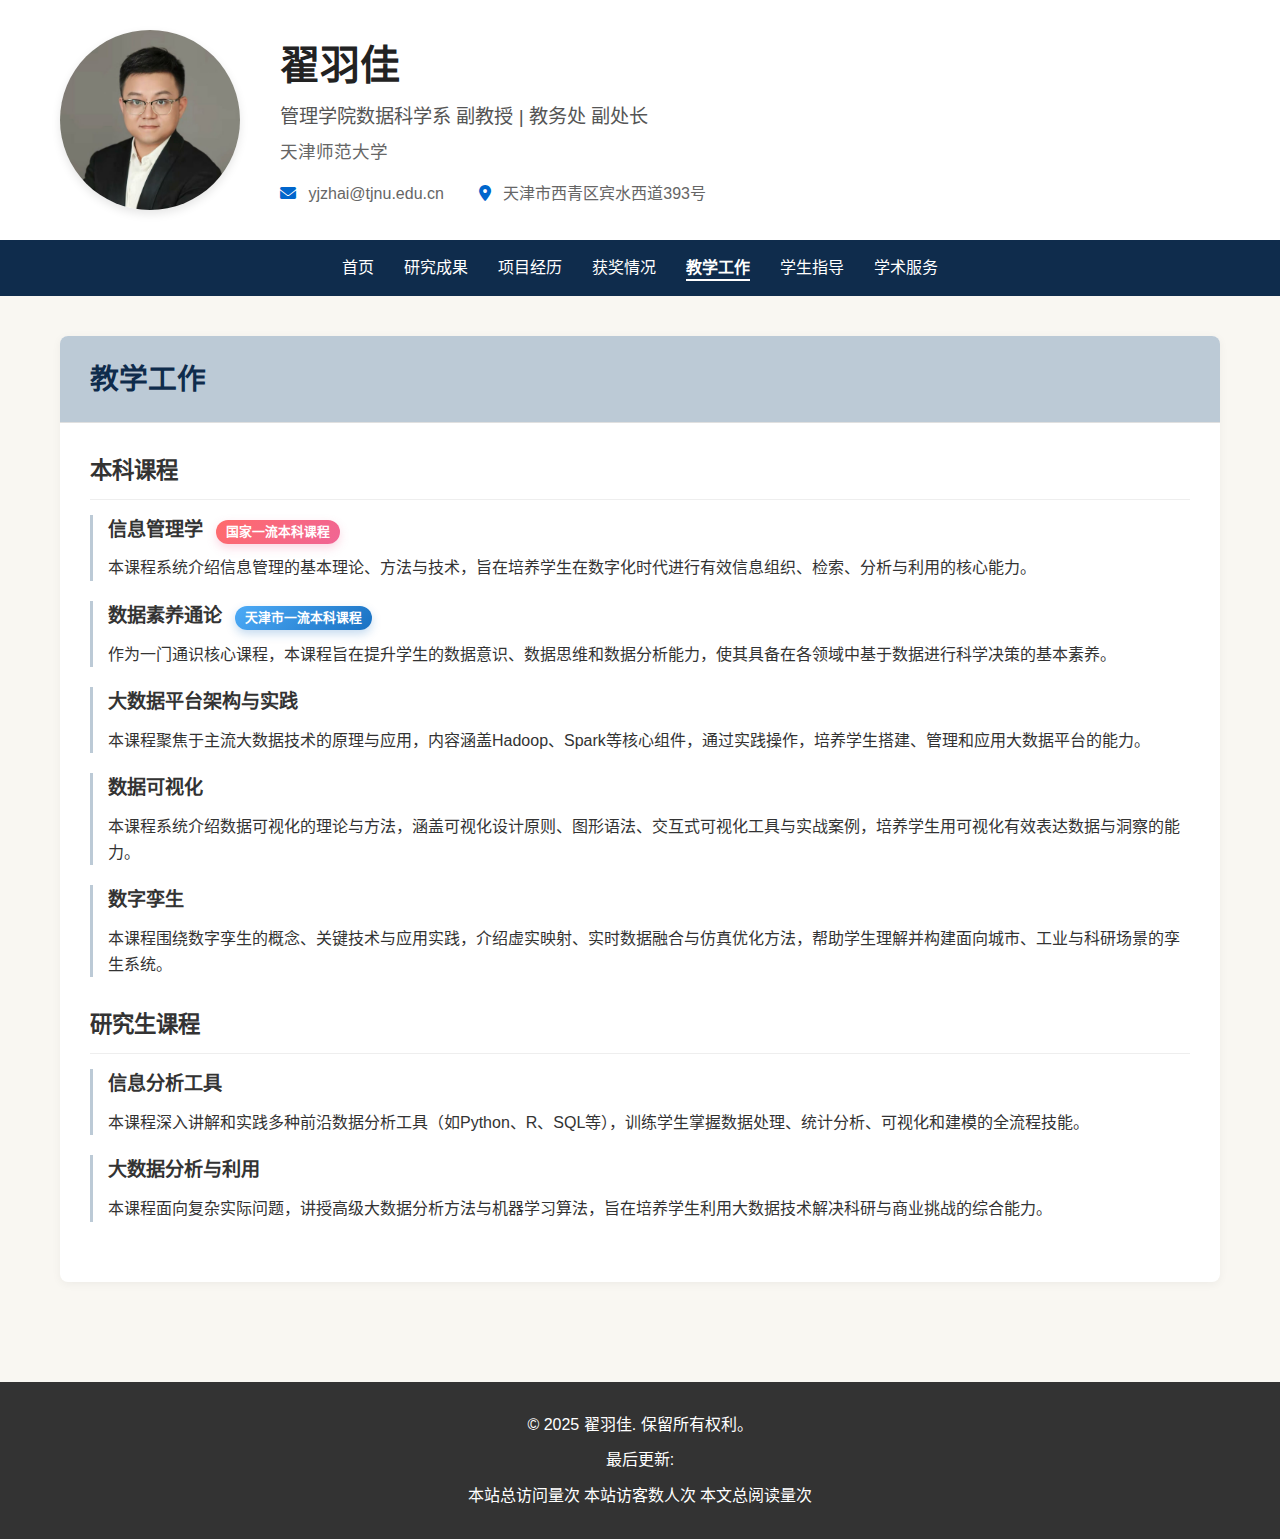
<file: teaching.html>
<!DOCTYPE html>
<html lang="zh-CN">
<head>
    <meta charset="UTF-8">
    <meta name="viewport" content="width=device-width, initial-scale=1.0">
    <title>教学工作 - 翟羽佳</title>
    <link rel="stylesheet" href="./css/style.css">
    <link rel="stylesheet" href="https://cdnjs.cloudflare.com/ajax/libs/font-awesome/6.0.0-beta3/css/all.min.css">
</head>
<body>
    <header>
        <div class="container">
            <div class="profile">
                <div class="profile-image">
                    <img src="images/output.png" alt="翟羽佳照片">
                </div>
                <div class="profile-content">
                    <h1>翟羽佳</h1>
                    <p class="title">管理学院数据科学系 副教授 | 教务处 副处长</p>
                    <p class="institution">天津师范大学</p>
                    <div class="contact-info">
                        <p><i class="fas fa-envelope"></i> yjzhai@tjnu.edu.cn</p>
                        <p><i class="fas fa-map-marker-alt"></i> 天津市西青区宾水西道393号</p>
                    </div>
                </div>
            </div>
        </div>
    </header>

    <nav>
        <div class="container">
            <ul>
                <li><a href="index.html">首页</a></li>
                <li><a href="research.html">研究成果</a></li>
                <li><a href="projects.html">项目经历</a></li>
                <li><a href="awards.html">获奖情况</a></li>
                <li><a href="teaching.html" class="active">教学工作</a></li>
                <li><a href="students.html">学生指导</a></li>
                <li><a href="service.html">学术服务</a></li>
            </ul>
        </div>
    </nav>

    <main>
        <div class="container">
            <section id="teaching" class="section">
                <h2>教学工作</h2>
                <div class="content">
                    <div class="course-category">
                        <h3>本科课程</h3>
                        <div class="course-item">
                            <h4>信息管理学 <span class="course-tag course-tag--national">国家一流本科课程</span></h4>
                            <p>本课程系统介绍信息管理的基本理论、方法与技术，旨在培养学生在数字化时代进行有效信息组织、检索、分析与利用的核心能力。</p>
                            
                        </div>
                        
                        <div class="course-item">
                            <h4>数据素养通论 <span class="course-tag course-tag--tianjin">天津市一流本科课程</span></h4>
                            <p>作为一门通识核心课程，本课程旨在提升学生的数据意识、数据思维和数据分析能力，使其具备在各领域中基于数据进行科学决策的基本素养。</p>
                            
                        </div>

                        <div class="course-item">
                            <h4>大数据平台架构与实践</h4>
                            <p>本课程聚焦于主流大数据技术的原理与应用，内容涵盖Hadoop、Spark等核心组件，通过实践操作，培养学生搭建、管理和应用大数据平台的能力。</p>
                            
                        </div>
                        
                        <div class="course-item">
                            <h4>数据可视化</h4>
                            <p>本课程系统介绍数据可视化的理论与方法，涵盖可视化设计原则、图形语法、交互式可视化工具与实战案例，培养学生用可视化有效表达数据与洞察的能力。</p>
                            
                        </div>
                        
                        <div class="course-item">
                            <h4>数字孪生</h4>
                            <p>本课程围绕数字孪生的概念、关键技术与应用实践，介绍虚实映射、实时数据融合与仿真优化方法，帮助学生理解并构建面向城市、工业与科研场景的孪生系统。</p>
                            
                        </div>
                    </div>
                    
                        <div class="course-category">
                            <h3>研究生课程</h3>
                            <div class="course-item">
                            <h4>信息分析工具</h4>
                            <p>本课程深入讲解和实践多种前沿数据分析工具（如Python、R、SQL等），训练学生掌握数据处理、统计分析、可视化和建模的全流程技能。</p>
                            
                            </div>
                            
                            <div class="course-item">
                            <h4>大数据分析与利用</h4>
                            <p>本课程面向复杂实际问题，讲授高级大数据分析方法与机器学习算法，旨在培养学生利用大数据技术解决科研与商业挑战的综合能力。</p>
                            
                            </div>
                        </div>
                </div>
            </section>
        </div>
    </main>

    <footer>
        <div class="container">
            <p>&copy; 2025 翟羽佳. 保留所有权利。</p>
            <p>最后更新: <span id="last-updated"></span></p>
                本站总访问量<span id="busuanzi_value_site_pv"></span>次
                本站访客数<span id="busuanzi_value_site_uv"></span>人次
                本文总阅读量<span id="busuanzi_value_page_pv"></span>次
        </div>
    </footer>

    <script src="./js/script.js"></script>
    
    <!-- busuanzi 访问统计，建议放在所有 js 代码后 -->
    <script src="https://busuanzi.ibruce.info/busuanzi/2.3/busuanzi.pure.mini.js"></script>
</body>
</html>
</file>
<file: css/style.css>
/* 全局样式 */
* {
    margin: 0;
    padding: 0;
    box-sizing: border-box;
}

body {
    font-family: 'Noto Sans SC', 'Helvetica Neue', Arial, sans-serif;
    line-height: 1.6;
    color: #333;
    background-color: #F9F7F2;
}

.container {
    width: 100%;
    max-width: 1200px;
    margin: 0 auto;
    padding: 0 20px;
}

a {
    color: #E86A58;
    text-decoration: none;
    transition: color 0.3s;
}

a:hover {
    color: #c75346;
    text-decoration: underline;
}

/* 头部样式 */
header {
    background-color: #fff;
    box-shadow: 0 2px 10px rgba(0, 0, 0, 0.1);
    padding: 30px 0;
}

.profile {
    display: flex;
    align-items: center;
    flex-wrap: wrap;
}

.profile-image {
    width: 180px;
    height: 180px;
    margin-right: 40px;
    border-radius: 50%;
    overflow: hidden;
    box-shadow: 0 4px 10px rgba(0, 0, 0, 0.1);
    flex-shrink: 0;
}

.profile-image img {
    width: 100%;
    height: 100%;
    object-fit: cover;
}

.profile-content {
    flex: 1;
    min-width: 300px;
}

.profile-content h1 {
    font-size: 2.5rem;
    margin-bottom: 5px;
    color: #222;
}

.profile-content .title {
    font-size: 1.2rem;
    color: #555;
    margin-bottom: 5px;
}

.profile-content .institution {
    font-size: 1.1rem;
    color: #666;
    margin-bottom: 15px;
}

.contact-info {
    display: flex;
    flex-wrap: wrap;
    gap: 15px;
}

.contact-info p {
    margin-right: 20px;
    color: #666;
}

.contact-info i {
    margin-right: 8px;
    color: #0066cc;
}

/* 导航样式 */
nav {
    background-color: #0F2C4C;
    padding: 15px 0;
    position: sticky;
    top: 0;
    z-index: 100;
}

nav ul {
    display: flex;
    justify-content: center;
    flex-wrap: wrap;
    list-style: none;
}

nav ul li {
    margin: 0 15px;
}

nav ul li a {
    color: #fff;
    font-size: 1rem;
    font-weight: 500;
    text-decoration: none;
    padding: 5px 0;
    position: relative;
}

nav ul li a:after {
    content: '';
    position: absolute;
    width: 0;
    height: 2px;
    bottom: 0;
    left: 0;
    background-color: #fff;
    transition: width 0.3s;
}

nav ul li a:hover:after {
    width: 100%;
}

/* 主要内容样式 */
main {
    padding: 40px 0;
}

.section {
    margin-bottom: 60px;
    background-color: #fff;
    border-radius: 8px;
    box-shadow: 0 2px 10px rgba(0, 0, 0, 0.05);
    overflow: hidden;
}

.section h2 {
    padding: 20px 30px;
    background-color: #BCCAD6;
    color: #0F2C4C;
    font-size: 1.8rem;
    border-bottom: 1px solid #e0e0e0;
}

.section .content {
    padding: 30px;
}

/* 个人简介样式 */
#about .content h3 {
    color: #0F2C4C;
    font-size: 1.4rem;
    margin: 25px 0 15px 0;
    padding-bottom: 10px;
    border-bottom: 2px solid #BCCAD6;
    position: relative;
}

#about .content h3:first-child {
    margin-top: 0;
}

#about .content h3:after {
    content: '';
    position: absolute;
    width: 80px;
    height: 2px;
    bottom: -2px;
    left: 0;
    background-color: #0F2C4C;
}

#about .content p {
    text-align: justify;
    line-height: 1.8;
    color: #444;
    margin-bottom: 20px;
}

#about .content ul {
    list-style: none;
    margin-left: 5px;
}

#about .content ul li {
    position: relative;
    padding-left: 25px;
    margin-bottom: 12px;
    line-height: 1.6;
    color: #444;
}

#about .content ul li:before {
    content: '•';
    position: absolute;
    left: 5px;
    color: #0066cc;
    font-size: 1.5rem;
    line-height: 1;
}

/* 研究方向样式 */
.research-areas {
    display: grid;
    grid-template-columns: repeat(auto-fill, minmax(300px, 1fr));
    gap: 25px;
    margin-top: 20px;
}

.research-area {
    background-color: #f9f9f9;
    border-radius: 8px;
    padding: 25px;
    box-shadow: 0 3px 10px rgba(0,0,0,0.05);
    transition: transform 0.3s, box-shadow 0.3s;
    position: relative;
    overflow: hidden;
    border-left: 4px solid #BCCAD6;
}

.research-area:hover {
    transform: translateY(-5px);
    box-shadow: 0 8px 20px rgba(0,0,0,0.1);
}

.research-area h3 {
    color: #0F2C4C;
    font-size: 1.3rem;
    margin-bottom: 15px;
    line-height: 1.4;
    padding-bottom: 12px;
    border-bottom: 1px dashed #ddd;
}

.research-area p {
    color: #555;
    line-height: 1.7;
    text-align: justify;
}

/* 发表论文样式 */
.publication-filters {
    margin-bottom: 25px;
    display: flex;
    flex-wrap: wrap;
    gap: 10px;
    justify-content: center;
}
.filter {
    background-color: #EEF2F6;
    border: 1px solid #BCCAD6;
    color: #0F2C4C;
    padding: 10px 20px;
    border-radius: 30px;
    cursor: pointer;
    font-size: 0.95rem;
    transition: all 0.3s;
    font-weight: 500;
    box-shadow: 0 2px 4px rgba(0,0,0,0.05);
}
.filter:hover {
    background-color: #E3E9F0;
    transform: translateY(-2px);
    box-shadow: 0 4px 8px rgba(0,0,0,0.1);
}
.filter.active {
    background-color: #E86A58;
    color: #fff;
    box-shadow: 0 4px 8px rgba(232,106,88,0.3);
}

.publication-item {
    margin-bottom: 25px;
    padding-bottom: 25px;
    border-bottom: 1px solid #eee;
    position: relative;
}

.publication-year {
    font-size: 1.1rem;
    font-weight: bold;
    color: #0F2C4C;
    margin-bottom: 8px;
    display: inline-block;
    background-color: #E3E9F0;
    padding: 3px 10px;
    border-radius: 4px;
}

.publication-authors {
    margin-bottom: 8px;
    color: #555;
    line-height: 1.5;
}

.publication-title {
    font-weight: bold;
    margin-bottom: 8px;
    color: #333;
    font-size: 1.1rem;
    line-height: 1.4;
}

.publication-journal {
    font-style: italic;
    color: #666;
    margin-bottom: 10px;
    line-height: 1.4;
}

.publication-links {
    display: flex;
    gap: 15px;
    margin-top: 10px;
}

.publication-link {
    font-size: 0.9rem;
    color: #E86A58;
    display: inline-block;
    padding: 3px 10px;
    border: 1px solid #BCCAD6;
    border-radius: 4px;
    transition: all 0.3s;
}
.publication-link:hover {
    background-color: #E86A58;
    color: #fff;
    text-decoration: none;
}

.pub-link i {
    margin-right: 5px;
}

/* 科研项目样式 */
.project {
    margin-bottom: 30px;
    padding: 20px;
    background-color: #f9f9f9;
    border-radius: 8px;
    border-left: 4px solid #BCCAD6;
    box-shadow: 0 2px 5px rgba(0,0,0,0.05);
    transition: transform 0.3s, box-shadow 0.3s;
}

.project:hover {
    transform: translateY(-5px);
    box-shadow: 0 5px 15px rgba(0,0,0,0.1);
}

.project h3 {
    color: #333;
    font-size: 1.3rem;
    margin-bottom: 15px;
    line-height: 1.4;
}

.project-role {
    display: inline-block;
    background-color: #E3E9F0;
    color: #0F2C4C;
    padding: 4px 10px;
    border-radius: 4px;
    font-size: 0.9rem;
    margin-bottom: 10px;
}

.project-time {
    color: #666;
    font-size: 0.95rem;
    margin-bottom: 15px;
    display: inline-block;
    margin-left: 10px;
}

.project-desc {
    color: #555;
    line-height: 1.6;
}

/* 教学工作样式 */
.course-category {
    margin-bottom: 30px;
}

.course-category h3 {
    color: #333;
    font-size: 1.4rem;
    margin-bottom: 15px;
    padding-bottom: 10px;
    border-bottom: 1px solid #eee;
}

.course-item {
    margin-bottom: 20px;
    padding-left: 15px;
    border-left: 3px solid #BCCAD6;
}

.course-item h4 {
    color: #333;
    font-size: 1.2rem;
    margin-bottom: 10px;
}
.course-tag {
    display: inline-block;
    margin-left: 8px;
    padding: 2px 10px;
    border-radius: 12px;
    font-size: 0.8rem;
    font-weight: 600;
    background: #ecf0f1;
    color: #34495e;
}
.course-tag.course-tag--national {
    background: linear-gradient(135deg, #ff6b6b 0%, #f06595 100%);
    color: #fff;
    box-shadow: 0 4px 10px rgba(240, 101, 149, 0.25);
}
.course-tag.course-tag--tianjin {
    background: linear-gradient(135deg, #4dabf7 0%, #1971c2 100%);
    color: #fff;
    box-shadow: 0 4px 10px rgba(25, 113, 194, 0.25);
}

.course-link {
    display: inline-block;
    margin-top: 10px;
    font-size: 0.9rem;
}

.course-link i {
    margin-left: 5px;
}

/* 学生指导页面样式 */
.guidance-overview {
    margin-bottom: 3rem;
}

.guidance-overview .stats-grid {
    display: grid;
    grid-template-columns: repeat(auto-fit, minmax(200px, 1fr));
    gap: 1.5rem;
    margin-bottom: 2rem;
}

.guidance-overview .stat-card {
    background: linear-gradient(135deg, #667eea 0%, #764ba2 100%);
    color: white;
    padding: 2rem;
    border-radius: 15px;
    display: flex;
    align-items: center;
    gap: 1rem;
    box-shadow: 0 10px 30px rgba(102, 126, 234, 0.3);
    transition: all 0.3s ease;
    position: relative;
    overflow: hidden;
}

.guidance-overview .stat-card::before {
    content: '';
    position: absolute;
    top: 0;
    left: 0;
    right: 0;
    bottom: 0;
    background: linear-gradient(45deg, rgba(255,255,255,0.1) 0%, transparent 100%);
    opacity: 0;
    transition: opacity 0.3s ease;
}

.guidance-overview .stat-card:hover::before {
    opacity: 1;
}

.guidance-overview .stat-card:hover {
    transform: translateY(-5px);
    box-shadow: 0 15px 40px rgba(102, 126, 234, 0.4);
}

.guidance-overview .stat-card.research-guidance {
    background: linear-gradient(135deg, #667eea 0%, #764ba2 100%);
}

.guidance-overview .stat-card.student-awards {
    background: linear-gradient(135deg, #f093fb 0%, #f5576c 100%);
}

.guidance-overview .stat-card.innovation-projects {
    background: linear-gradient(135deg, #4facfe 0%, #00f2fe 100%);
}

.guidance-overview .stat-card.excellent-thesis {
    background: linear-gradient(135deg, #43e97b 0%, #38f9d7 100%);
}

.guidance-overview .stat-icon {
    font-size: 2.5rem;
    opacity: 0.9;
}

.guidance-overview .stat-info {
    flex: 1;
}

.guidance-overview .stat-number {
    font-size: 2.5rem;
    font-weight: bold;
    margin-bottom: 0.5rem;
}

.guidance-overview .stat-label {
    font-size: 1rem;
    opacity: 0.9;
}

/* 指导方向样式 */
.guidance-directions {
    margin-bottom: 3rem;
}

.guidance-directions h3 {
    color: #2c3e50;
    margin-bottom: 2rem;
    font-size: 1.5rem;
    display: flex;
    align-items: center;
    gap: 0.5rem;
}

.directions-grid {
    display: grid;
    grid-template-columns: repeat(auto-fit, minmax(300px, 1fr));
    gap: 2rem;
}

.direction-card {
    background: white;
    padding: 2rem;
    border-radius: 15px;
    box-shadow: 0 5px 20px rgba(0,0,0,0.1);
    transition: all 0.3s ease;
    position: relative;
    border: 2px solid transparent;
}

.direction-card:hover {
    transform: translateY(-5px);
    box-shadow: 0 10px 30px rgba(0,0,0,0.15);
    border-color: #667eea;
}

.direction-icon {
    font-size: 2.5rem;
    color: #667eea;
    margin-bottom: 1rem;
}

.direction-card h4 {
    color: #2c3e50;
    margin-bottom: 0.5rem;
    font-size: 1.2rem;
}

.direction-card p {
    color: #666;
    margin-bottom: 1rem;
    line-height: 1.6;
}

.direction-badge {
    display: inline-block;
    background: linear-gradient(135deg, #667eea 0%, #764ba2 100%);
    color: white;
    padding: 0.3rem 0.8rem;
    border-radius: 20px;
    font-size: 0.8rem;
    font-weight: 500;
}

/* 重点指导成果样式 */
.highlight-guidance {
    margin-bottom: 3rem;
}

.highlight-guidance h3 {
    color: #2c3e50;
    margin-bottom: 2rem;
    font-size: 1.5rem;
    display: flex;
    align-items: center;
    gap: 0.5rem;
}

.highlight-grid {
    display: grid;
    grid-template-columns: repeat(auto-fit, minmax(300px, 1fr));
    gap: 2rem;
}

.highlight-card {
    background: white;
    padding: 2rem;
    border-radius: 15px;
    box-shadow: 0 5px 20px rgba(0,0,0,0.1);
    transition: all 0.3s ease;
    position: relative;
    border-left: 4px solid #f39c12;
}

.highlight-card:hover {
    transform: translateY(-5px);
    box-shadow: 0 10px 30px rgba(0,0,0,0.15);
}

.highlight-badge {
    display: inline-block;
    background: linear-gradient(135deg, #f39c12 0%, #e67e22 100%);
    color: white;
    padding: 0.3rem 0.8rem;
    border-radius: 20px;
    font-size: 0.8rem;
    font-weight: 500;
    margin-bottom: 1rem;
}

.highlight-card h4 {
    color: #2c3e50;
    margin-bottom: 0.5rem;
    font-size: 1.1rem;
}

.highlight-card p {
    color: #666;
    margin-bottom: 1rem;
    line-height: 1.6;
}

.highlight-year {
    position: absolute;
    top: 1rem;
    right: 1rem;
    background: rgba(102, 126, 234, 0.1);
    color: #667eea;
    padding: 0.3rem 0.8rem;
    border-radius: 20px;
    font-size: 0.8rem;
    font-weight: 500;
}

/* 指导时间轴样式 */
.guidance-timeline {
    margin-top: 2rem;
}

.guidance-timeline .timeline-container {
    position: relative;
}

.guidance-timeline .timeline-year {
    background: linear-gradient(135deg, #667eea 0%, #764ba2 100%);
    color: white;
    padding: 1rem 2rem;
    border-radius: 25px;
    margin: 2rem 0 1rem 0;
    display: inline-block;
    font-weight: bold;
    box-shadow: 0 5px 15px rgba(102, 126, 234, 0.3);
}

.guidance-timeline .timeline-items {
    margin-left: 2rem;
    border-left: 3px solid #e9ecef;
    padding-left: 2rem;
    margin-bottom: 2rem;
}

.guidance-timeline .timeline-item {
    position: relative;
    margin-bottom: 2rem;
    background: white;
    padding: 1.5rem;
    border-radius: 10px;
    box-shadow: 0 3px 15px rgba(0,0,0,0.1);
    transition: all 0.3s ease;
}

.guidance-timeline .timeline-item:hover {
    transform: translateX(5px);
    box-shadow: 0 5px 20px rgba(0,0,0,0.15);
}

.guidance-timeline .timeline-item.highlight {
    border-left: 4px solid #f39c12;
    background: linear-gradient(135deg, #fff9e6 0%, #ffffff 100%);
}

.guidance-timeline .timeline-marker {
    position: absolute;
    left: -2.75rem;
    top: 1.5rem;
    width: 1.5rem;
    height: 1.5rem;
    background: #667eea;
    border-radius: 50%;
    border: 3px solid white;
    box-shadow: 0 2px 10px rgba(102, 126, 234, 0.3);
}

.guidance-timeline .timeline-item.highlight .timeline-marker {
    background: #f39c12;
    box-shadow: 0 2px 10px rgba(243, 156, 18, 0.3);
}

.guidance-timeline .guidance-type {
    display: inline-block;
    background: #667eea;
    color: white;
    padding: 0.3rem 0.8rem;
    border-radius: 15px;
    font-size: 0.8rem;
    font-weight: 500;
    margin-bottom: 0.8rem;
}

.guidance-timeline .timeline-item.competition .guidance-type {
    background: #e74c3c;
}

.guidance-timeline .timeline-item.academic .guidance-type {
    background: #3498db;
}

.guidance-timeline .timeline-item.innovation .guidance-type {
    background: #2ecc71;
}

.guidance-timeline .timeline-item.thesis .guidance-type {
    background: #9b59b6;
}

.guidance-timeline .timeline-item.highlight .guidance-type {
    background: #f39c12;
}

.guidance-timeline .timeline-content h5 {
    color: #2c3e50;
    margin-bottom: 0.5rem;
    font-size: 1.1rem;
    line-height: 1.4;
}

.guidance-timeline .guidance-organization {
    color: #666;
    font-size: 0.9rem;
    margin: 0;
}

/* 显示更多按钮样式 */
.show-more-section {
    text-align: center;
    margin: 3rem 0;
}

.show-more-btn {
    background: linear-gradient(135deg, #667eea 0%, #764ba2 100%);
    color: white;
    border: none;
    padding: 1rem 2rem;
    border-radius: 25px;
    font-size: 1rem;
    cursor: pointer;
    transition: all 0.3s ease;
    box-shadow: 0 5px 15px rgba(102, 126, 234, 0.3);
    display: flex;
    align-items: center;
    gap: 0.5rem;
    margin: 0 auto;
}

.show-more-btn:hover {
    transform: translateY(-2px);
    box-shadow: 0 8px 25px rgba(102, 126, 234, 0.4);
}

.show-more-btn i {
    transition: transform 0.3s ease;
}

.show-more-btn.expanded i {
    transform: rotate(180deg);
}

/* 更多指导成果（默认隐藏） */
.more-guidance {
    display: none;
    animation: fadeInUp 0.5s ease;
}

.more-guidance.show {
    display: block;
}

@keyframes fadeInUp {
    from {
        opacity: 0;
        transform: translateY(20px);
    }
    to {
        opacity: 1;
        transform: translateY(0);
    }
}

/* 响应式设计 */
@media (max-width: 768px) {
    .guidance-overview .stats-grid {
        grid-template-columns: repeat(2, 1fr);
        gap: 1rem;
    }
    
    .guidance-overview .stat-card {
        padding: 1.5rem;
    }
    
    .guidance-overview .stat-number {
        font-size: 2rem;
    }
    
    .directions-grid,
    .highlight-grid {
        grid-template-columns: 1fr;
        gap: 1.5rem;
    }
    
    .direction-card,
    .highlight-card {
        padding: 1.5rem;
    }
    
    .guidance-timeline .timeline-items {
        margin-left: 1rem;
        padding-left: 1.5rem;
    }
    
    .guidance-timeline .timeline-item {
        padding: 1rem;
    }
    
    .guidance-timeline .timeline-marker {
        left: -2.25rem;
        width: 1rem;
        height: 1rem;
    }
}

@media (max-width: 480px) {
    .guidance-overview .stats-grid {
        grid-template-columns: 1fr;
    }
    
    .guidance-overview .stat-card {
        padding: 1rem;
        flex-direction: column;
        text-align: center;
    }
    
    .guidance-overview .stat-icon {
        font-size: 2rem;
    }
    
    .guidance-overview .stat-number {
        font-size: 1.8rem;
    }
}

/* 学生子类别样式 */
.student-subcategory {
    margin-bottom: 25px;
}

.student-subcategory h4 {
    color: #333;
    font-size: 1.2rem;
    margin-bottom: 15px;
    padding-left: 10px;
    border-left: 3px solid #BCCAD6;
}

/* 获奖情况列表样式 */
.awards-list {
    display: block !important;
    grid-template-columns: 1fr !important;
}

.awards-list li {
    margin-bottom: 10px;
    background-color: #f8f9fa;
    padding: 12px 15px;
    border-radius: 8px;
    border-left: 3px solid #0066cc;
    color: #444;
    font-size: 1rem;
    line-height: 1.5;
    transition: all 0.3s ease;
    box-shadow: 0 2px 5px rgba(0,0,0,0.03);
}

.awards-list li:hover {
    transform: translateX(5px);
    background-color: #e6f0ff;
    box-shadow: 0 4px 8px rgba(0,0,0,0.08);
}

/* 研究成果列表（带序号） */
.research-list {
    list-style: decimal;
    padding-left: 1.25rem;
}

.research-list li {
    margin-bottom: 10px;
    background-color: #f8f9fa;
    padding: 12px 15px;
    border-radius: 8px;
    border-left: 3px solid #BCCAD6;
    color: #444;
    font-size: 1rem;
    line-height: 1.6;
    transition: all 0.3s ease;
    box-shadow: 0 2px 5px rgba(0,0,0,0.03);
}

.research-list li:hover {
    transform: translateX(5px);
    background-color: #e6f0ff;
    box-shadow: 0 4px 8px rgba(0,0,0,0.08);
}


.cat-badge {
    display: inline-block;
    margin-right: 8px;
    padding: 2px 8px;
    border-radius: 12px;
    font-size: 0.8rem;
    font-weight: 500;
    color: #fff;
}

.cat-badge.journal { background-color: #0066cc; }
.cat-badge.conference { background-color: #1abc9c; }
.cat-badge.book { background-color: #f39c12; }
.cat-badge.patent { background-color: #9b59b6; }
.cat-badge.software { background-color: #27ae60; }

/* 扩展类别标签配色 */
.cat-badge.research { background-color: #0ca678; }
.cat-badge.teaching { background-color: #ff922b; }
.cat-badge.journal_international { background-color: #2b8a3e; }
.cat-badge.journal_domestic { background-color: #8d6cff; }
.cat-badge.research_award { background-color: #a61e4d; }
.cat-badge.teaching_award { background-color: #f06595; }
.cat-badge.organization { background-color: #2980b9; }
.cat-badge.review { background-color: #6c5ce7; }
.cat-badge.key_award { background-color: #f39c12; }
.cat-badge.continuous_award { background-color: #20c997; }
.cat-badge.academic { background-color: #4dabf7; }
.cat-badge.competition { background-color: #ff6b6b; }
.cat-badge.innovation { background-color: #38d9a9; }
.cat-badge.thesis { background-color: #845ef7; }

.student-name {
    font-weight: bold;
    margin-right: 15px;
}

.student-year, .student-topic, .student-current {
    color: #666;
    margin-right: 15px;
    display: inline-block;
}

/* 获奖情况样式 */
.awards-overview {
    margin-bottom: 3rem;
}

.stats-grid {
    display: grid;
    grid-template-columns: repeat(auto-fit, minmax(200px, 1fr));
    gap: 1.5rem;
    margin-bottom: 2rem;
}

.stat-card {
    background: linear-gradient(135deg, #667eea 0%, #764ba2 100%);
    border-radius: 15px;
    padding: 1.5rem;
    color: white;
    display: flex;
    align-items: center;
    gap: 1rem;
    box-shadow: 0 8px 25px rgba(102, 126, 234, 0.15);
    transition: all 0.3s ease;
    position: relative;
    overflow: hidden;
}

.stat-card::before {
    content: '';
    position: absolute;
    top: 0;
    left: 0;
    right: 0;
    bottom: 0;
    background: linear-gradient(45deg, rgba(255,255,255,0.1) 0%, transparent 100%);
    pointer-events: none;
}

.stat-card:hover {
    transform: translateY(-5px);
    box-shadow: 0 15px 35px rgba(102, 126, 234, 0.25);
}

.stat-card.research-awards {
    background: linear-gradient(135deg, #f093fb 0%, #f5576c 100%);
}

.stat-card.teaching-awards {
    background: linear-gradient(135deg, #4facfe 0%, #00f2fe 100%);
}

.stat-card.total-awards {
    background: linear-gradient(135deg, #43e97b 0%, #38f9d7 100%);
}

.stat-card.recent-awards {
    background: linear-gradient(135deg, #fa709a 0%, #fee140 100%);
}

.stat-icon {
    font-size: 2.5rem;
    opacity: 0.9;
}

.stat-info {
    flex: 1;
}

.stat-number {
    font-size: 2.5rem;
    font-weight: 700;
    line-height: 1;
    margin-bottom: 0.25rem;
}

.stat-label {
    font-size: 0.9rem;
    opacity: 0.9;
    font-weight: 500;
}

/* 重点获奖展示 */
.highlight-awards {
    margin-bottom: 3rem;
}

.highlight-awards h3 {
    color: #2c3e50;
    margin-bottom: 1.5rem;
    font-size: 1.5rem;
    display: flex;
    align-items: center;
    gap: 0.5rem;
}

.highlight-awards h3 i {
    color: #f39c12;
}

.highlight-grid {
    display: grid;
    grid-template-columns: repeat(auto-fit, minmax(300px, 1fr));
    gap: 1.5rem;
}

.highlight-card {
    background: white;
    border-radius: 15px;
    padding: 1.5rem;
    box-shadow: 0 8px 25px rgba(0,0,0,0.1);
    border: 1px solid #e8ecef;
    position: relative;
    transition: all 0.3s ease;
}

.highlight-card:hover {
    transform: translateY(-5px);
    box-shadow: 0 15px 35px rgba(0,0,0,0.15);
}

.highlight-badge {
    position: absolute;
    top: -10px;
    right: 1rem;
    background: linear-gradient(135deg, #667eea 0%, #764ba2 100%);
    color: white;
    padding: 0.25rem 0.75rem;
    border-radius: 15px;
    font-size: 0.75rem;
    font-weight: 600;
}

.highlight-card h4 {
    color: #2c3e50;
    margin: 0.5rem 0;
    font-size: 1.1rem;
    font-weight: 600;
}

.highlight-card p {
    color: #7f8c8d;
    margin: 0.5rem 0;
    font-size: 0.9rem;
}

.highlight-year {
    display: inline-block;
    background: #ecf0f1;
    color: #34495e;
    padding: 0.25rem 0.75rem;
    border-radius: 20px;
    font-size: 0.8rem;
    font-weight: 600;
    margin-top: 0.5rem;
}

/* 时间轴样式 */
.awards-timeline {
    position: relative;
}

.timeline-container {
    position: relative;
    padding-left: 2rem;
}

.timeline-container::before {
    content: '';
    position: absolute;
    left: 1rem;
    top: 0;
    bottom: 0;
    width: 2px;
    background: linear-gradient(to bottom, #667eea, #764ba2);
}

.timeline-year {
    position: relative;
    margin: 2rem 0 1rem 0;
}

.timeline-year h4 {
    background: linear-gradient(135deg, #667eea 0%, #764ba2 100%);
    color: white;
    padding: 0.75rem 1.5rem;
    border-radius: 25px;
    display: inline-block;
    font-size: 1.1rem;
    font-weight: 600;
    margin: 0;
    position: relative;
    left: -1rem;
    box-shadow: 0 4px 15px rgba(102, 126, 234, 0.3);
}

.timeline-items {
    margin-left: 1rem;
}

.timeline-item {
    position: relative;
    margin-bottom: 1.5rem;
    padding-left: 2rem;
}

.timeline-marker {
    position: absolute;
    left: -2.5rem;
    top: 0.5rem;
    width: 12px;
    height: 12px;
    border-radius: 50%;
    background: white;
    border: 3px solid #667eea;
    z-index: 2;
}

.timeline-item.research .timeline-marker {
    border-color: #e74c3c;
}

.timeline-item.teaching .timeline-marker {
    border-color: #3498db;
}

.timeline-item.highlight .timeline-marker {
    border-color: #f39c12;
    background: #f39c12;
    box-shadow: 0 0 0 4px rgba(243, 156, 18, 0.2);
}

.timeline-content {
    background: white;
    border-radius: 10px;
    padding: 1.25rem;
    box-shadow: 0 4px 15px rgba(0,0,0,0.08);
    border-left: 4px solid #667eea;
    transition: all 0.3s ease;
}

.timeline-item.research .timeline-content {
    border-left-color: #e74c3c;
}

.timeline-item.teaching .timeline-content {
    border-left-color: #3498db;
}

.timeline-item.highlight .timeline-content {
    border-left-color: #f39c12;
    background: linear-gradient(135deg, #fff9e6 0%, #ffffff 100%);
}

.timeline-content:hover {
    transform: translateX(5px);
    box-shadow: 0 8px 25px rgba(0,0,0,0.12);
}

.award-type {
    display: inline-block;
    padding: 0.25rem 0.75rem;
    border-radius: 15px;
    font-size: 0.75rem;
    font-weight: 600;
    margin-bottom: 0.5rem;
    background: #ecf0f1;
    color: #34495e;
}

.timeline-item.research .award-type {
    background: #fadbd8;
    color: #c0392b;
}

.timeline-item.teaching .award-type {
    background: #d6eaf8;
    color: #2980b9;
}

.timeline-item.highlight .award-type {
    background: #fdeaa7;
    color: #d68910;
}

.timeline-content h5 {
    color: #2c3e50;
    margin: 0.5rem 0;
    font-size: 1rem;
    font-weight: 600;
    line-height: 1.4;
}

.award-organization {
    color: #7f8c8d;
    font-size: 0.85rem;
    margin: 0;
    font-style: italic;
}

/* 显示更多按钮 */
.show-more-section {
    text-align: center;
    margin: 2rem 0;
}

.show-more-btn {
    background: linear-gradient(135deg, #667eea 0%, #764ba2 100%);
    color: white;
    border: none;
    padding: 0.75rem 2rem;
    border-radius: 25px;
    font-size: 0.9rem;
    font-weight: 600;
    cursor: pointer;
    transition: all 0.3s ease;
    display: inline-flex;
    align-items: center;
    gap: 0.5rem;
    box-shadow: 0 4px 15px rgba(102, 126, 234, 0.3);
}

.show-more-btn:hover {
    transform: translateY(-2px);
    box-shadow: 0 8px 25px rgba(102, 126, 234, 0.4);
}

.show-more-btn i {
    transition: transform 0.3s ease;
}

.show-more-btn.expanded i {
    transform: rotate(180deg);
}

.more-awards {
    display: none;
    animation: fadeIn 0.5s ease-in-out;
}

.more-awards.show {
    display: block;
}

@keyframes fadeIn {
    from {
        opacity: 0;
        transform: translateY(20px);
    }
    to {
        opacity: 1;
        transform: translateY(0);
    }
}

/* 响应式设计 */
@media (max-width: 768px) {
    .stats-grid {
        grid-template-columns: repeat(2, 1fr);
        gap: 1rem;
    }
    
    .stat-card {
        padding: 1rem;
        flex-direction: column;
        text-align: center;
        gap: 0.5rem;
    }
    
    .stat-icon {
        font-size: 2rem;
    }
    
    .stat-number {
        font-size: 2rem;
    }
    
    .highlight-grid {
        grid-template-columns: 1fr;
        gap: 1rem;
    }
    
    .timeline-container {
        padding-left: 1.5rem;
    }
    
    .timeline-container::before {
        left: 0.75rem;
    }
    
    .timeline-year h4 {
        left: -0.75rem;
        padding: 0.5rem 1rem;
        font-size: 1rem;
    }
    
    .timeline-item {
        padding-left: 1.5rem;
    }
    
    .timeline-marker {
        left: -2rem;
    }
}

@media (max-width: 480px) {
    .stats-grid {
        grid-template-columns: 1fr;
    }
    
    .timeline-content {
        padding: 1rem;
    }
    
    .timeline-content h5 {
        font-size: 0.9rem;
    }
}

/* 学术服务页面样式 */
.service-overview {
    margin-bottom: 3rem;
}

.service-overview .stats-grid {
    display: grid;
    grid-template-columns: repeat(auto-fit, minmax(250px, 1fr));
    gap: 1.5rem;
    margin-bottom: 2rem;
}

.service-overview .stat-card {
    background: linear-gradient(135deg, #667eea 0%, #764ba2 100%);
    color: white;
    padding: 2rem;
    border-radius: 15px;
    display: flex;
    align-items: center;
    gap: 1.5rem;
    box-shadow: 0 10px 30px rgba(0,0,0,0.1);
    transition: all 0.3s ease;
    opacity: 0;
    transform: translateY(20px);
    animation: fadeInUp 0.6s ease forwards;
}

.service-overview .stat-card:nth-child(1) { animation-delay: 0.1s; }
.service-overview .stat-card:nth-child(2) { animation-delay: 0.2s; }
.service-overview .stat-card:nth-child(3) { animation-delay: 0.3s; }
.service-overview .stat-card:nth-child(4) { animation-delay: 0.4s; }

.service-overview .stat-card.academic-organizations {
    background: linear-gradient(135deg, #667eea 0%, #764ba2 100%);
}

.service-overview .stat-card.journal-reviews {
    background: linear-gradient(135deg, #f093fb 0%, #f5576c 100%);
}

.service-overview .stat-card.international-service {
    background: linear-gradient(135deg, #4facfe 0%, #00f2fe 100%);
}

.service-overview .stat-card.editorial-board {
    background: linear-gradient(135deg, #43e97b 0%, #38f9d7 100%);
}

.service-overview .stat-card:hover {
    transform: translateY(-5px);
    box-shadow: 0 15px 40px rgba(0,0,0,0.15);
}

.service-overview .stat-icon {
    font-size: 2.5rem;
    opacity: 0.9;
}

.service-overview .stat-number {
    font-size: 2.5rem;
    font-weight: bold;
    margin-bottom: 0.5rem;
}

.service-overview .stat-label {
    font-size: 1rem;
    opacity: 0.9;
}

/* 重点服务展示 */
.highlight-services {
    margin-bottom: 3rem;
}

.highlight-services h3 {
    color: #2c3e50;
    font-size: 1.8rem;
    margin-bottom: 2rem;
    display: flex;
    align-items: center;
    gap: 0.5rem;
}

.highlight-services h3 i {
    color: #f39c12;
}

.highlight-grid {
    display: grid;
    grid-template-columns: repeat(auto-fit, minmax(300px, 1fr));
    gap: 2rem;
}

.highlight-card {
    background: white;
    border-radius: 15px;
    padding: 2rem;
    box-shadow: 0 10px 30px rgba(0,0,0,0.1);
    border-left: 5px solid #3498db;
    transition: all 0.3s ease;
    position: relative;
    overflow: hidden;
    opacity: 0;
    transform: translateY(20px);
    animation: fadeInUp 0.6s ease forwards;
}

.highlight-card:nth-child(1) { animation-delay: 0.5s; }
.highlight-card:nth-child(2) { animation-delay: 0.6s; }
.highlight-card:nth-child(3) { animation-delay: 0.7s; }

.highlight-card.international {
    border-left-color: #e74c3c;
}

.highlight-card.editorial {
    border-left-color: #9b59b6;
}

.highlight-card.leadership {
    border-left-color: #f39c12;
}

.highlight-card:hover {
    transform: translateY(-5px);
    box-shadow: 0 15px 40px rgba(0,0,0,0.15);
}

.highlight-badge {
    position: absolute;
    top: 1rem;
    right: 1rem;
    background: #3498db;
    color: white;
    padding: 0.3rem 0.8rem;
    border-radius: 20px;
    font-size: 0.8rem;
    font-weight: bold;
}

.highlight-card.international .highlight-badge {
    background: #e74c3c;
}

.highlight-card.editorial .highlight-badge {
    background: #9b59b6;
}

.highlight-card.leadership .highlight-badge {
    background: #f39c12;
}

.highlight-card h4 {
    color: #2c3e50;
    margin: 0 0 1rem 0;
    font-size: 1.3rem;
    line-height: 1.4;
}

.highlight-card p {
    color: #7f8c8d;
    margin-bottom: 1.5rem;
    line-height: 1.6;
}

.service-type {
    display: flex;
    align-items: center;
    gap: 0.5rem;
    color: #3498db;
    font-weight: 500;
    font-size: 0.9rem;
}

/* 服务分类展示 */
.service-categories {
    margin-top: 3rem;
}

.category-section {
    margin-bottom: 3rem;
    background: white;
    border-radius: 15px;
    padding: 2rem;
    box-shadow: 0 5px 20px rgba(0,0,0,0.08);
}

.category-header {
    display: flex;
    justify-content: space-between;
    align-items: center;
    margin-bottom: 2rem;
    padding-bottom: 1rem;
    border-bottom: 2px solid #ecf0f1;
}

.category-header h3 {
    color: #2c3e50;
    font-size: 1.6rem;
    margin: 0;
    display: flex;
    align-items: center;
    gap: 0.5rem;
}

.category-count {
    background: #BCCAD6;
    color: white;
    padding: 0.3rem 0.8rem;
    border-radius: 20px;
    font-size: 0.9rem;
    font-weight: bold;
}

.services-grid {
    display: grid;
    grid-template-columns: repeat(auto-fit, minmax(350px, 1fr));
    gap: 1.5rem;
}

.service-item {
    background: #f8f9fa;
    border-radius: 10px;
    padding: 1.5rem;
    display: flex;
    align-items: flex-start;
    gap: 1rem;
    transition: all 0.3s ease;
    border-left: 4px solid #3498db;
}

.service-item:hover {
    background: white;
    transform: translateY(-2px);
    box-shadow: 0 8px 25px rgba(0,0,0,0.1);
}

.service-item.international {
    border-left-color: #e74c3c;
}

.service-item.editorial {
    border-left-color: #9b59b6;
}

.service-item.leadership {
    border-left-color: #f39c12;
}

.service-item.professional {
    border-left-color: #1abc9c;
}

.service-item.committee {
    border-left-color: #34495e;
}

.service-item.regional {
    border-left-color: #16a085;
}

.service-item.research {
    border-left-color: #2980b9;
}

.service-item.team {
    border-left-color: #8e44ad;
}

.service-item.industry {
    border-left-color: #d35400;
}

.service-icon {
    font-size: 1.5rem;
    color: #0F2C4C;
    margin-top: 0.2rem;
    flex-shrink: 0;
}

.service-content h4 {
    color: #2c3e50;
    margin: 0 0 0.5rem 0;
    font-size: 1.1rem;
    line-height: 1.4;
}

.service-content p {
    color: #7f8c8d;
    margin: 0 0 1rem 0;
    line-height: 1.5;
    font-size: 0.95rem;
}
/* 页脚样式 */
footer {
    background-color: #0F2C4C;
    color: #fff;
    padding: 20px 0;
}
footer .container p {
    color: #fff;
}

.service-tag {
    display: inline-block;
    padding: 0.2rem 0.6rem;
    border-radius: 15px;
    font-size: 0.8rem;
    font-weight: 500;
    color: white;
}

.international-tag { background: #e74c3c; }
.editorial-tag { background: #9b59b6; }
.leadership-tag { background: #f39c12; }
.professional-tag { background: #1abc9c; }
.committee-tag { background: #34495e; }
.regional-tag { background: #16a085; }
.research-tag { background: #2980b9; }
.team-tag { background: #8e44ad; }
.industry-tag { background: #d35400; }

/* 显示更多按钮 */
.show-more-section {
    grid-column: 1 / -1;
    text-align: center;
    margin: 2rem 0;
}

.show-more-btn {
    background: linear-gradient(135deg, #667eea 0%, #764ba2 100%);
    color: white;
    border: none;
    padding: 1rem 2rem;
    border-radius: 25px;
    font-size: 1rem;
    cursor: pointer;
    transition: all 0.3s ease;
    display: inline-flex;
    align-items: center;
    gap: 0.5rem;
}

.show-more-btn:hover {
    transform: translateY(-2px);
    box-shadow: 0 8px 25px rgba(102, 126, 234, 0.3);
}

.show-more-btn i {
    transition: transform 0.3s ease;
}

.show-more-btn.expanded i {
    transform: rotate(180deg);
}

.more-organizations {
    display: none;
    grid-column: 1 / -1;
}

.more-organizations.show {
    display: grid;
    grid-template-columns: repeat(auto-fit, minmax(350px, 1fr));
    gap: 1.5rem;
    animation: fadeIn 0.5s ease;
}

/* 期刊展示 */
.journals-grid {
    display: grid;
    gap: 2rem;
}

.journal-group h4 {
    color: #2c3e50;
    font-size: 1.3rem;
    margin-bottom: 1.5rem;
    display: flex;
    align-items: center;
    gap: 0.5rem;
    padding-bottom: 0.5rem;
    border-bottom: 2px solid #ecf0f1;
}

.journal-list {
    display: grid;
    grid-template-columns: repeat(auto-fit, minmax(300px, 1fr));
    gap: 1rem;
}

.journal-item {
    background: #f8f9fa;
    border-radius: 10px;
    padding: 1.5rem;
    display: flex;
    align-items: center;
    gap: 1rem;
    transition: all 0.3s ease;
    border-left: 4px solid #3498db;
}

.journal-item:hover {
    background: white;
    transform: translateY(-2px);
    box-shadow: 0 8px 25px rgba(0,0,0,0.1);
}

.journal-item.international {
    border-left-color: #e74c3c;
}

.journal-item.domestic {
    border-left-color: #27ae60;
}

.journal-icon {
    font-size: 1.5rem;
    color: #3498db;
    flex-shrink: 0;
}

.journal-info {
    flex: 1;
}

.journal-info h5 {
    color: #2c3e50;
    margin: 0 0 0.3rem 0;
    font-size: 1rem;
    line-height: 1.4;
}

.journal-info p {
    color: #7f8c8d;
    margin: 0;
    font-size: 0.9rem;
}

.journal-badge {
    padding: 0.3rem 0.6rem;
    border-radius: 15px;
    font-size: 0.8rem;
    font-weight: bold;
    color: white;
}

.international-badge {
    background: #e74c3c;
}

.domestic-badge {
    background: #27ae60;
}

@keyframes fadeInUp {
    to {
        opacity: 1;
        transform: translateY(0);
    }
}

@keyframes fadeIn {
    from {
        opacity: 0;
    }
    to {
        opacity: 1;
    }
}

/* 响应式设计 */
@media (max-width: 768px) {
    .service-overview .stats-grid {
        grid-template-columns: repeat(auto-fit, minmax(200px, 1fr));
        gap: 1rem;
    }
    
    .highlight-grid {
        grid-template-columns: 1fr;
        gap: 1.5rem;
    }
    
    .services-grid {
        grid-template-columns: 1fr;
        gap: 1rem;
    }
    
    .journal-list {
        grid-template-columns: 1fr;
    }
    
    .category-header {
        flex-direction: column;
        align-items: flex-start;
        gap: 1rem;
    }
}

.service-category {
    margin-bottom: 30px;
}

.service-category h3 {
    color: #333;
    font-size: 1.4rem;
    margin-bottom: 15px;
    padding-bottom: 10px;
    border-bottom: 1px solid #eee;
}

.service-category ul {
    display: grid;
    grid-template-columns: repeat(auto-fill, minmax(250px, 1fr));
    gap: 15px;
    list-style: none;
}

.service-category ul li {
    background-color: #f5f5f5;
    padding: 12px 15px;
    border-radius: 6px;
    color: #444;
    position: relative;
    padding-left: 25px;
    line-height: 1.4;
    transition: background-color 0.3s;
}

.service-category ul li:hover {
    background-color: #e6f0ff;
}

.service-category ul li:before {
    content: '•';
    position: absolute;
    left: 10px;
    color: #0066cc;
    font-size: 1.2rem;
}

/* 联系方式样式 */
.contact-details {
    display: grid;
    grid-template-columns: repeat(auto-fit, minmax(300px, 1fr));
    gap: 30px;
}

.contact-item {
    display: flex;
    align-items: flex-start;
}

.contact-item i {
    font-size: 1.5rem;
    color: #0066cc;
    margin-right: 15px;
    margin-top: 5px;
}

.contact-text h3 {
    color: #333;
    font-size: 1.2rem;
    margin-bottom: 10px;
}

/* 页脚样式 */
footer {
    background-color: #333;
    color: #fff;
    padding: 30px 0;
    text-align: center;
}

footer p {
    margin-bottom: 10px;
}

/* 访问统计样式 */
.stats-info {
    font-size: 0.9rem;
    color: #ccc;
    margin-top: 10px;
}

.stats-info span {
    color: #fff;
    font-weight: bold;
    margin: 0 2px;
}

.stats-loading {
    color: #999;
    font-style: italic;
}

/* 响应式设计 */
@media (max-width: 768px) {
    .profile {
        flex-direction: column;
        align-items: center;
        text-align: center;
    }
    
    .profile-image {
        margin-right: 0;
        margin-bottom: 20px;
    }
    
    .contact-info {
        justify-content: center;
    }
    
    nav ul {
        flex-direction: column;
        align-items: center;
    }
    
    nav ul li {
        margin: 5px 0;
    }
    
    .publication-item, .award-item {
        flex-direction: column;
    }
    
    .pub-year, .award-year {
        margin-bottom: 10px;
    }
}

@media (max-width: 480px) {
    .profile-content h1 {
        font-size: 2rem;
    }
    
    .section h2 {
        font-size: 1.5rem;
    }
    
    .contact-details {
        grid-template-columns: 1fr;
    }
}
/* 首页简介语言切换 */
.lang-toggle {
    display: inline-flex;
    gap: 8px;
    margin-bottom: 12px;
}
.lang-btn {
    padding: 6px 12px;
    border: 1px solid #0F2C4C;
    background: #fff;
    color: #0F2C4C;
    border-radius: 14px;
    cursor: pointer;
}
.lang-btn.active {
    background: #E86A58;
    color: #fff;
}
.intro-en {
    display: none;
}
.research-areas {
    display: grid;
    gap: 24px;
}
.research-area {
    display: block;
    margin-bottom: 12px;
    align-items: start;
    background: #fff;
    border: 1px solid #e8ecef;
    border-radius: 12px;
    padding: 16px;
    box-shadow: 0 6px 16px rgba(0,0,0,0.06);
}
.research-figure {
    width: 100%;
    height: 160px;
    border-radius: 10px;
    overflow: hidden;
    background: #f5f7fa;
    margin: 8px 0 12px;
}
.research-figure img {
    width: 100%;
    height: 100%;
    object-fit: cover;
    display: block;
}
@media (max-width: 768px) {
    .research-area {
        display: block;
    }
    .research-figure {
        height: 180px;
    }
}
</file>
